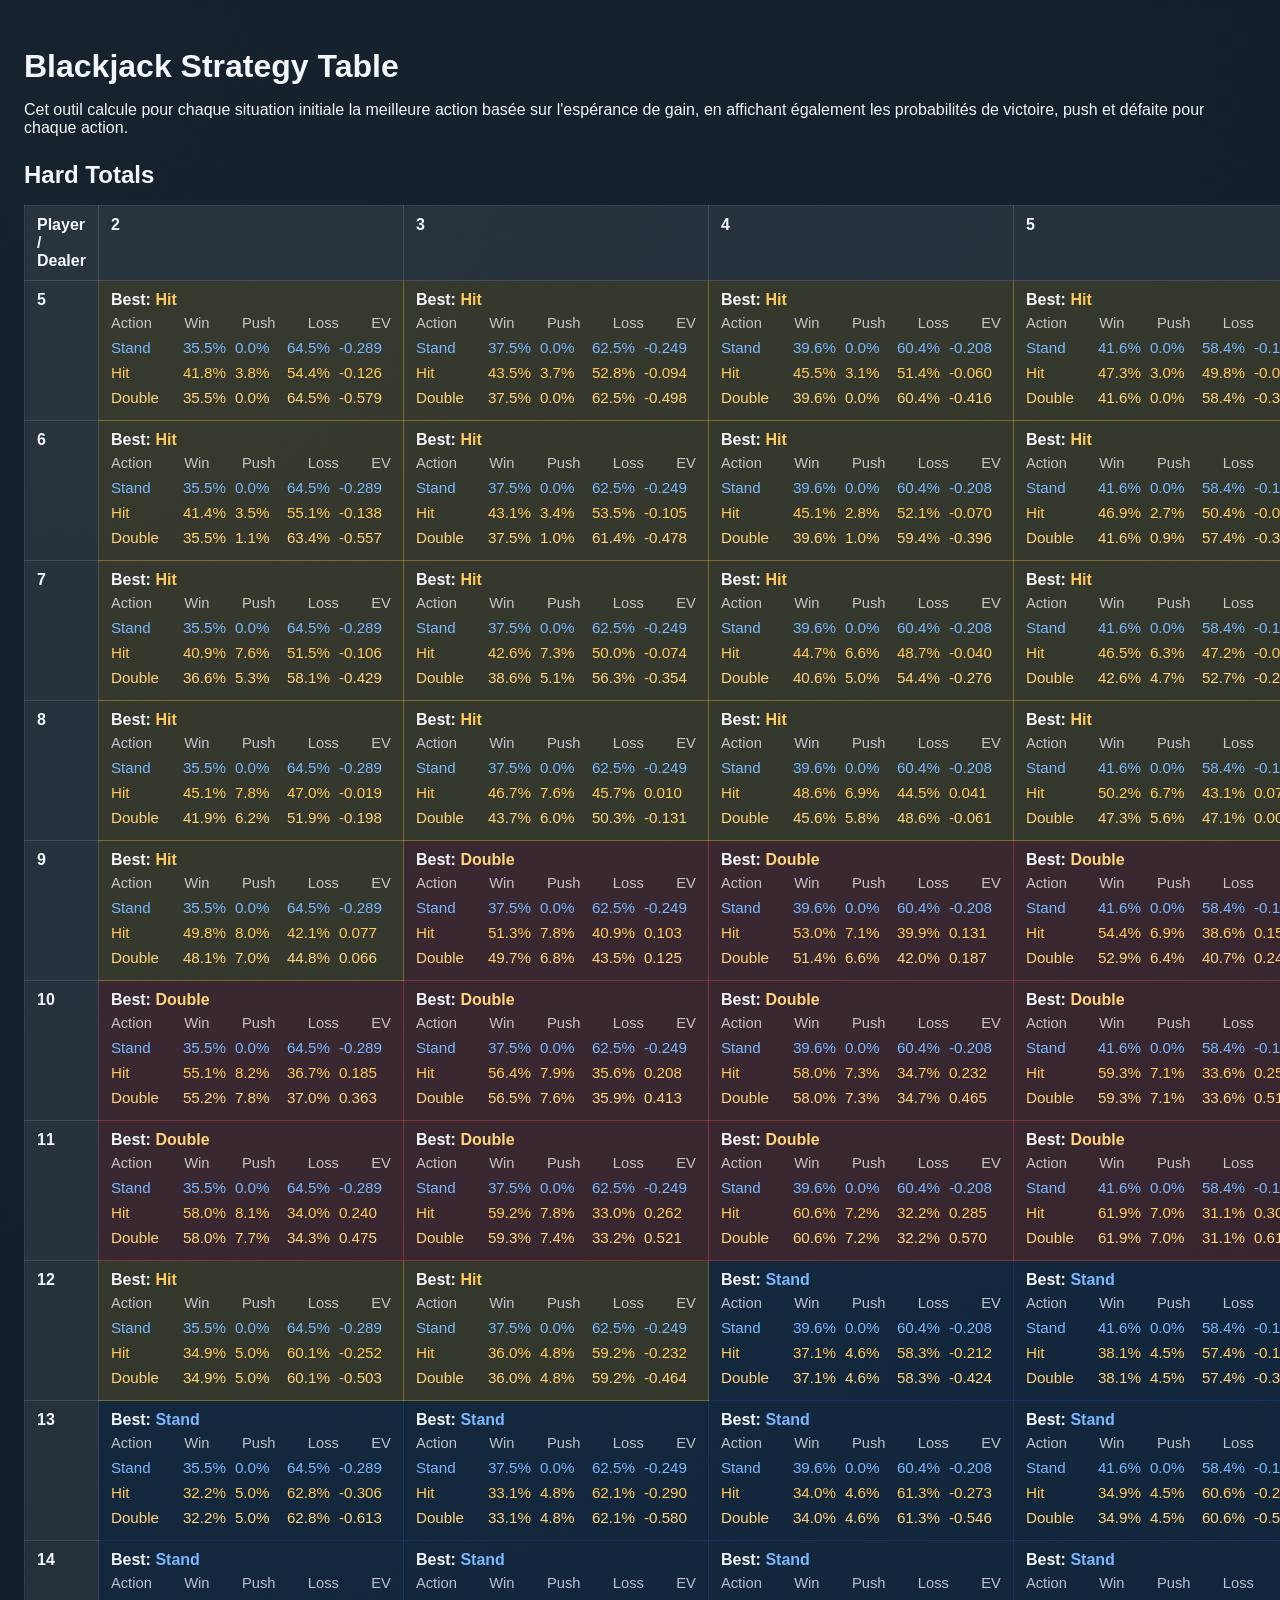
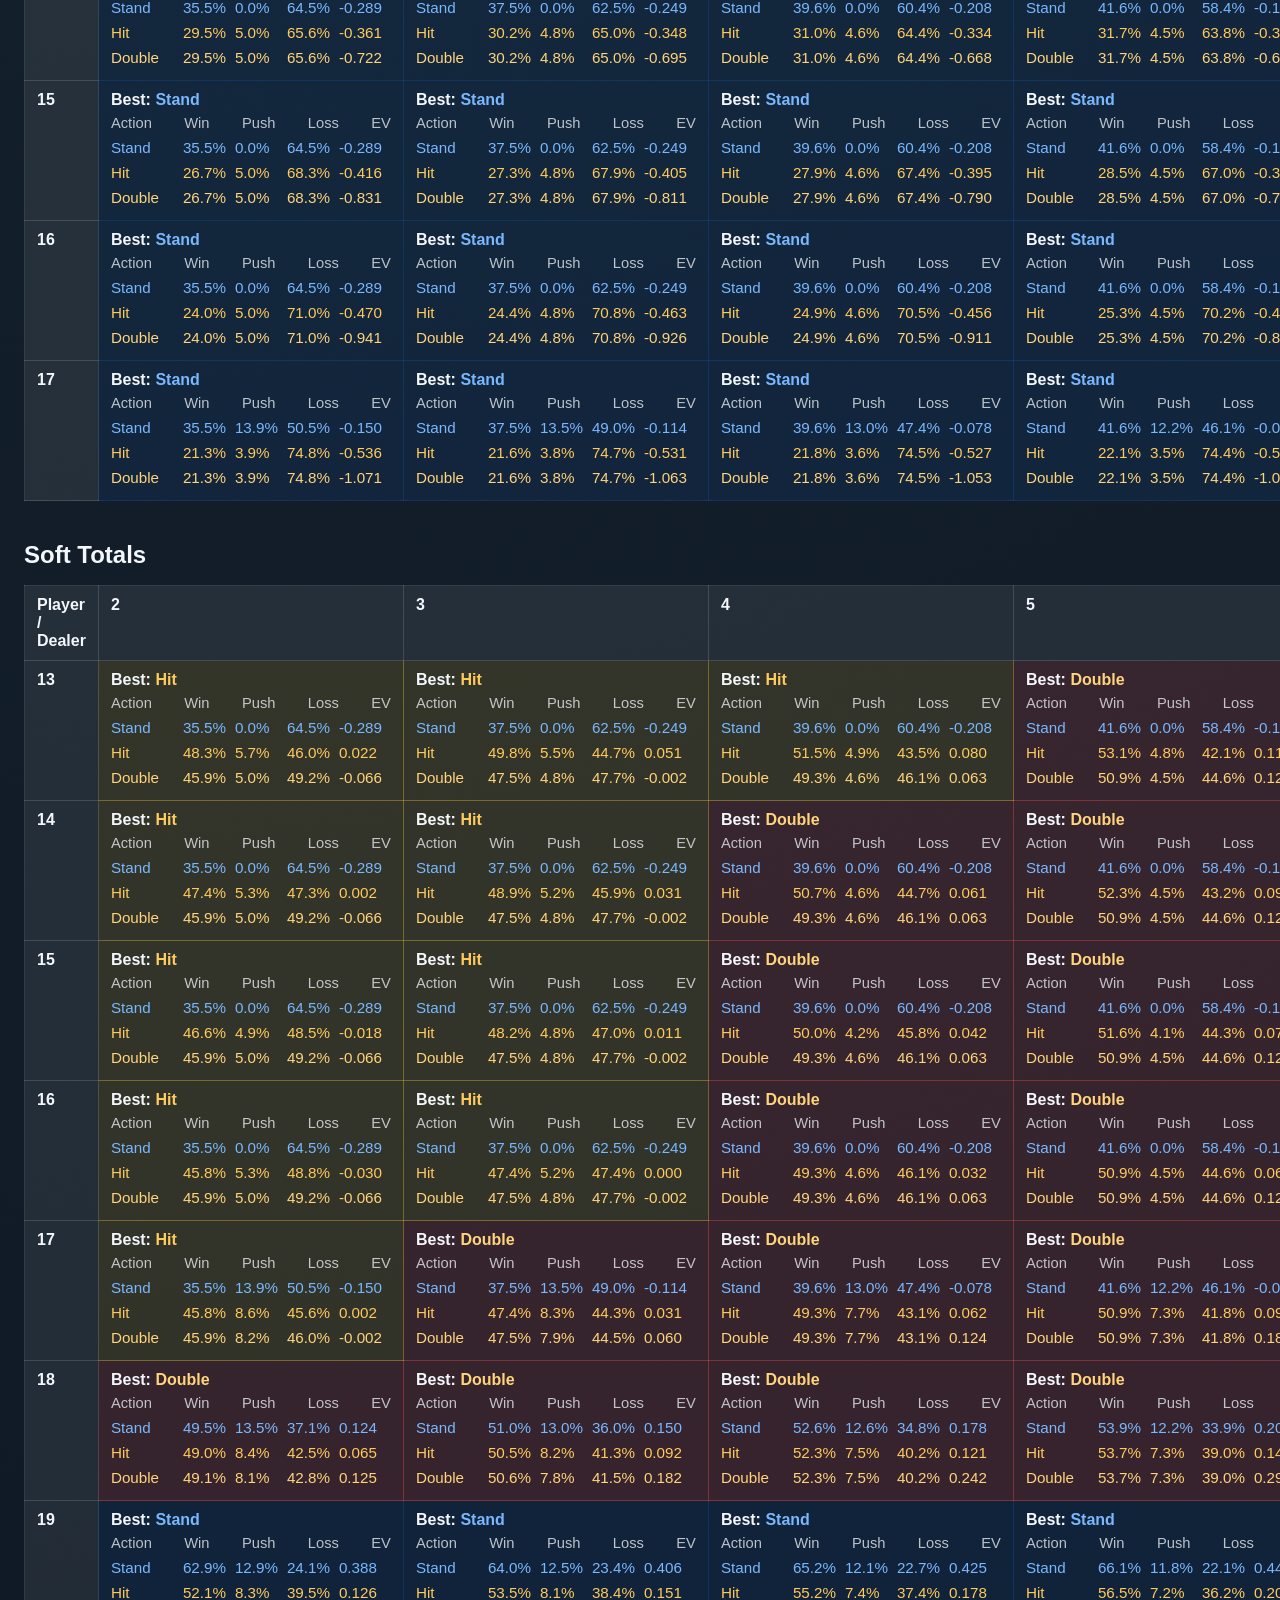
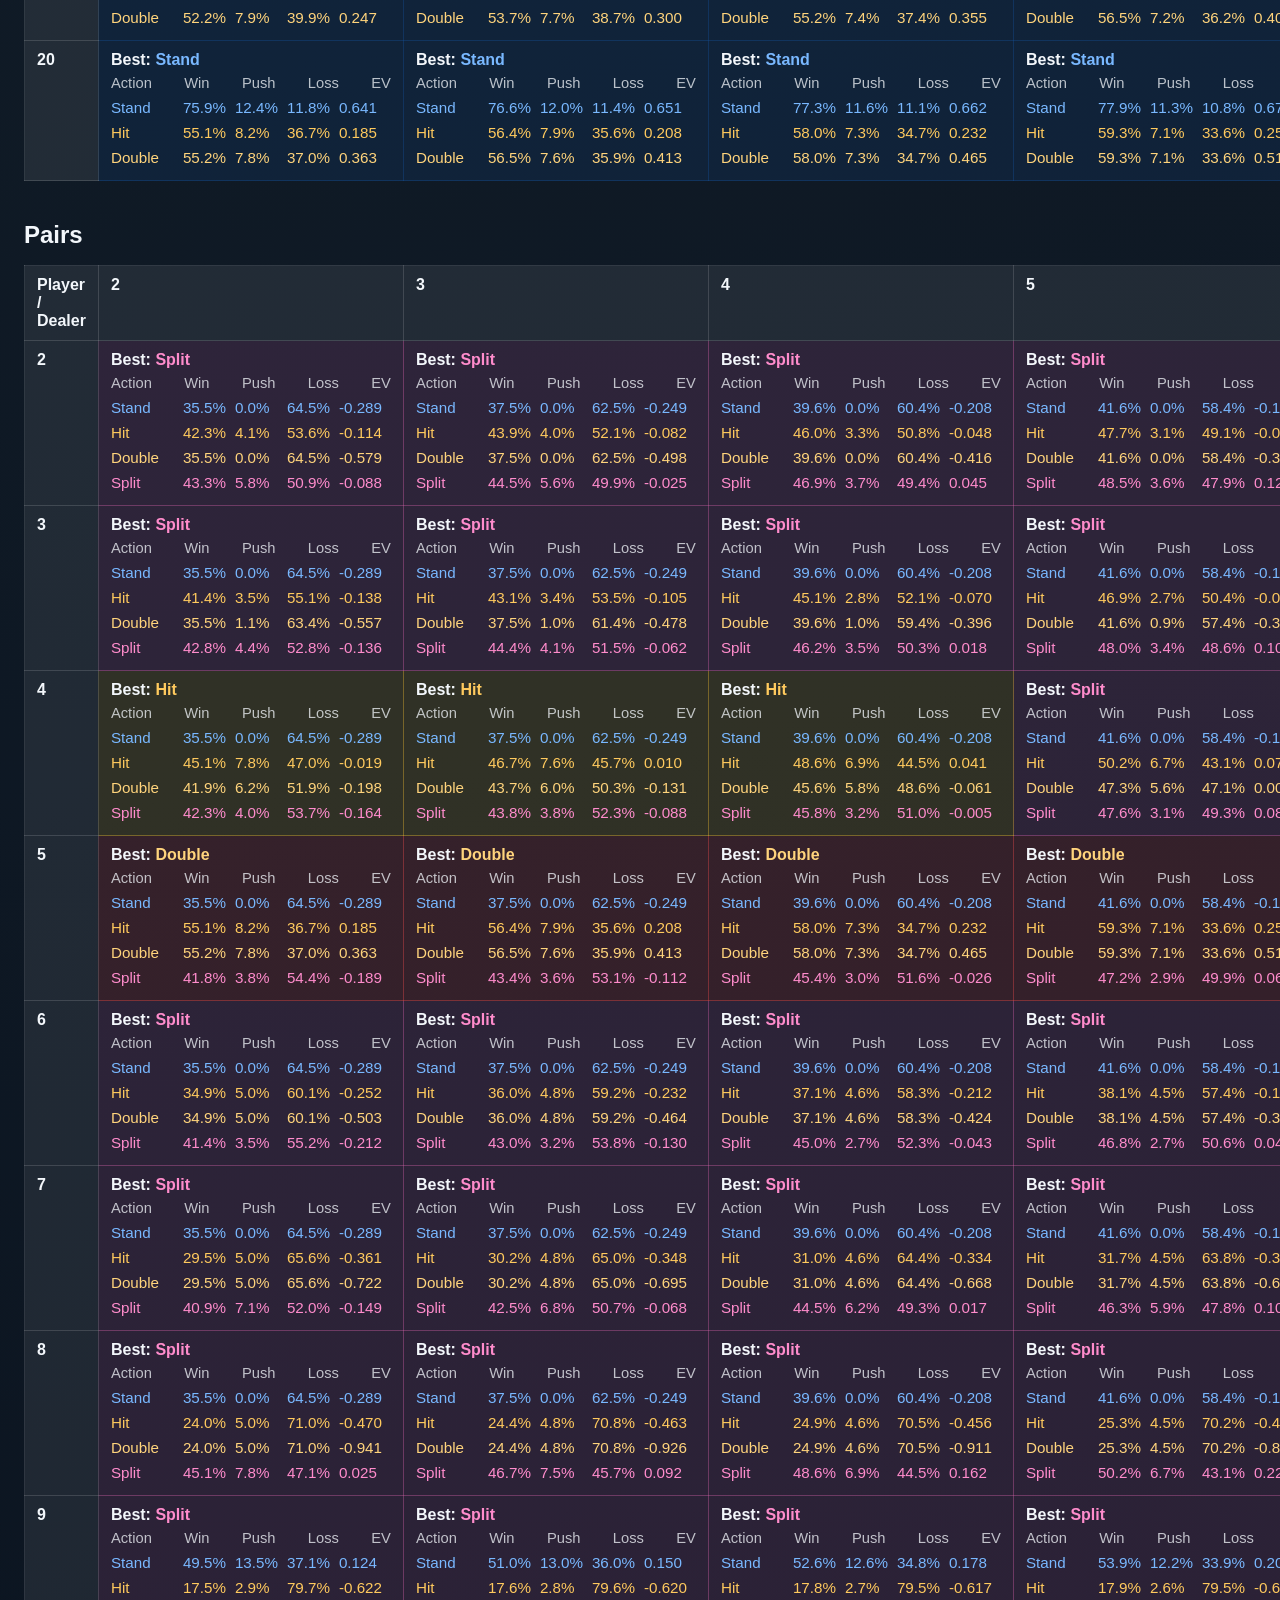
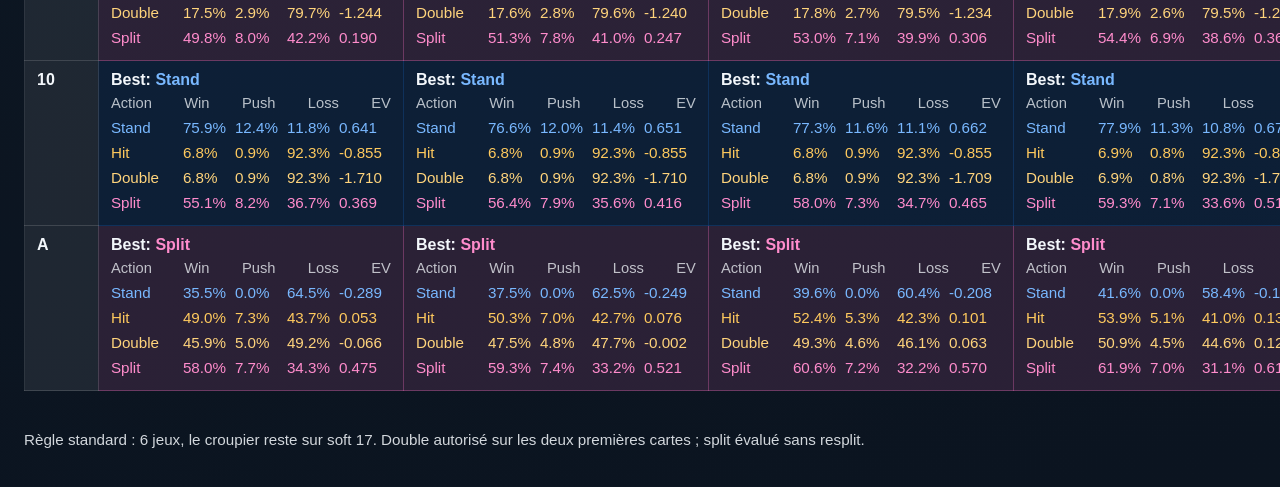
<file: strategy_table.html>
<!DOCTYPE html><html lang="fr"><head><meta charset="UTF-8"><meta name="viewport" content="width=device-width, initial-scale=1.0"><title>Blackjack Strategy Table</title><style>
body {
  margin: 0;
  min-height: 100vh;
  background: radial-gradient(circle at top left, #16232e 0%, #0b1420 100%);
  color: #f3f7fb;
  font-family: Inter, 'Segoe UI', sans-serif;
  padding: 24px;
}
.container {
  max-width: 1400px;
  margin: 0 auto;
}
h1, h2 {
  margin: 24px 0 12px;
}
.strategy-section {
  margin-bottom: 40px;
}
table {
  width: 100%;
  border-collapse: collapse;
  margin-top: 16px;
}
th, td {
  padding: 10px 12px;
  border: 1px solid rgba(255, 255, 255, 0.14);
  text-align: left;
  vertical-align: top;
}
th {
  background: rgba(255, 255, 255, 0.08);
}
.cell {
  min-width: 220px;
  white-space: normal;
}
.cell-header {
  display: flex;
  justify-content: space-between;
  opacity: 0.75;
  margin-bottom: 4px;
  font-size: 0.92rem;
}
.best-action {
  font-weight: 700;
  margin-bottom: 6px;
}
.cell.best-stand { background: rgba(21, 85, 162, 0.16); border-color: rgba(21, 85, 162, 0.35); }
.cell.best-hit { background: rgba(255, 200, 54, 0.14); border-color: rgba(255, 200, 54, 0.35); }
.cell.best-double { background: rgba(255, 80, 80, 0.16); border-color: rgba(255, 80, 80, 0.35); }
.cell.best-split { background: rgba(230, 105, 180, 0.14); border-color: rgba(230, 105, 180, 0.35); }
.action-row {
  display: flex;
  justify-content: space-between;
  font-size: 0.95rem;
  padding: 4px 0;
}
.action-row span {
  display: inline-block;
  min-width: 52px;
}
.action-name {
  width: 72px;
}
.best {
  color: #82ff9e;
}
.stand { color: #79b8ff; }
.hit { color: #ffca5e; }
.double { color: #ffd47c; }
.split { color: #ff8ccc; }
.footer {
  margin-top: 24px;
  font-size: 0.95rem;
  opacity: 0.86;
}
</style></head><body><div class="container"><h1>Blackjack Strategy Table</h1><p>Cet outil calcule pour chaque situation initiale la meilleure action basée sur l'espérance de gain, en affichant également les probabilités de victoire, push et défaite pour chaque action.</p><section class='strategy-section'><h2>Hard Totals</h2><table><thead><tr><th>Player / Dealer</th><th>2</th><th>3</th><th>4</th><th>5</th><th>6</th><th>7</th><th>8</th><th>9</th><th>10</th><th>A</th></tr></thead><tbody><tr><th>5</th><td class='cell best-hit'><div class='best-action'>Best: <span class='hit'>Hit</span></div><div class='cell-header'><span>Action</span><span>Win</span><span>Push</span><span>Loss</span><span>EV</span></div><div class='action-row stand'><span class='action-name'>Stand</span><span>35.5%</span><span>0.0%</span><span>64.5%</span><span>-0.289</span></div><div class='action-row hit best'><span class='action-name'>Hit</span><span>41.8%</span><span>3.8%</span><span>54.4%</span><span>-0.126</span></div><div class='action-row double'><span class='action-name'>Double</span><span>35.5%</span><span>0.0%</span><span>64.5%</span><span>-0.579</span></div></td><td class='cell best-hit'><div class='best-action'>Best: <span class='hit'>Hit</span></div><div class='cell-header'><span>Action</span><span>Win</span><span>Push</span><span>Loss</span><span>EV</span></div><div class='action-row stand'><span class='action-name'>Stand</span><span>37.5%</span><span>0.0%</span><span>62.5%</span><span>-0.249</span></div><div class='action-row hit best'><span class='action-name'>Hit</span><span>43.5%</span><span>3.7%</span><span>52.8%</span><span>-0.094</span></div><div class='action-row double'><span class='action-name'>Double</span><span>37.5%</span><span>0.0%</span><span>62.5%</span><span>-0.498</span></div></td><td class='cell best-hit'><div class='best-action'>Best: <span class='hit'>Hit</span></div><div class='cell-header'><span>Action</span><span>Win</span><span>Push</span><span>Loss</span><span>EV</span></div><div class='action-row stand'><span class='action-name'>Stand</span><span>39.6%</span><span>0.0%</span><span>60.4%</span><span>-0.208</span></div><div class='action-row hit best'><span class='action-name'>Hit</span><span>45.5%</span><span>3.1%</span><span>51.4%</span><span>-0.060</span></div><div class='action-row double'><span class='action-name'>Double</span><span>39.6%</span><span>0.0%</span><span>60.4%</span><span>-0.416</span></div></td><td class='cell best-hit'><div class='best-action'>Best: <span class='hit'>Hit</span></div><div class='cell-header'><span>Action</span><span>Win</span><span>Push</span><span>Loss</span><span>EV</span></div><div class='action-row stand'><span class='action-name'>Stand</span><span>41.6%</span><span>0.0%</span><span>58.4%</span><span>-0.167</span></div><div class='action-row hit best'><span class='action-name'>Hit</span><span>47.3%</span><span>3.0%</span><span>49.8%</span><span>-0.025</span></div><div class='action-row double'><span class='action-name'>Double</span><span>41.6%</span><span>0.0%</span><span>58.4%</span><span>-0.334</span></div></td><td class='cell best-hit'><div class='best-action'>Best: <span class='hit'>Hit</span></div><div class='cell-header'><span>Action</span><span>Win</span><span>Push</span><span>Loss</span><span>EV</span></div><div class='action-row stand'><span class='action-name'>Stand</span><span>42.3%</span><span>0.0%</span><span>57.7%</span><span>-0.154</span></div><div class='action-row hit best'><span class='action-name'>Hit</span><span>48.4%</span><span>3.0%</span><span>48.6%</span><span>-0.002</span></div><div class='action-row double'><span class='action-name'>Double</span><span>42.3%</span><span>0.0%</span><span>57.7%</span><span>-0.307</span></div></td><td class='cell best-hit'><div class='best-action'>Best: <span class='hit'>Hit</span></div><div class='cell-header'><span>Action</span><span>Win</span><span>Push</span><span>Loss</span><span>EV</span></div><div class='action-row stand'><span class='action-name'>Stand</span><span>26.2%</span><span>0.0%</span><span>73.8%</span><span>-0.475</span></div><div class='action-row hit best'><span class='action-name'>Hit</span><span>39.6%</span><span>8.8%</span><span>51.6%</span><span>-0.120</span></div><div class='action-row double'><span class='action-name'>Double</span><span>26.2%</span><span>0.0%</span><span>73.8%</span><span>-0.951</span></div></td><td class='cell best-hit'><div class='best-action'>Best: <span class='hit'>Hit</span></div><div class='cell-header'><span>Action</span><span>Win</span><span>Push</span><span>Loss</span><span>EV</span></div><div class='action-row stand'><span class='action-name'>Stand</span><span>24.5%</span><span>0.0%</span><span>75.5%</span><span>-0.511</span></div><div class='action-row hit best'><span class='action-name'>Hit</span><span>36.0%</span><span>9.0%</span><span>55.0%</span><span>-0.190</span></div><div class='action-row double'><span class='action-name'>Double</span><span>24.5%</span><span>0.0%</span><span>75.5%</span><span>-1.021</span></div></td><td class='cell best-hit'><div class='best-action'>Best: <span class='hit'>Hit</span></div><div class='cell-header'><span>Action</span><span>Win</span><span>Push</span><span>Loss</span><span>EV</span></div><div class='action-row stand'><span class='action-name'>Stand</span><span>22.8%</span><span>0.0%</span><span>77.2%</span><span>-0.543</span></div><div class='action-row hit best'><span class='action-name'>Hit</span><span>32.1%</span><span>9.1%</span><span>58.9%</span><span>-0.268</span></div><div class='action-row double'><span class='action-name'>Double</span><span>22.8%</span><span>0.0%</span><span>77.2%</span><span>-1.086</span></div></td><td class='cell best-hit'><div class='best-action'>Best: <span class='hit'>Hit</span></div><div class='cell-header'><span>Action</span><span>Win</span><span>Push</span><span>Loss</span><span>EV</span></div><div class='action-row stand'><span class='action-name'>Stand</span><span>21.2%</span><span>0.0%</span><span>78.8%</span><span>-0.576</span></div><div class='action-row hit best'><span class='action-name'>Hit</span><span>27.5%</span><span>9.1%</span><span>63.4%</span><span>-0.359</span></div><div class='action-row double'><span class='action-name'>Double</span><span>21.2%</span><span>0.0%</span><span>78.8%</span><span>-1.152</span></div></td><td class='cell best-hit'><div class='best-action'>Best: <span class='hit'>Hit</span></div><div class='cell-header'><span>Action</span><span>Win</span><span>Push</span><span>Loss</span><span>EV</span></div><div class='action-row stand'><span class='action-name'>Stand</span><span>12.2%</span><span>0.0%</span><span>87.8%</span><span>-0.757</span></div><div class='action-row hit best'><span class='action-name'>Hit</span><span>21.8%</span><span>10.1%</span><span>68.2%</span><span>-0.464</span></div><div class='action-row double'><span class='action-name'>Double</span><span>12.2%</span><span>0.0%</span><span>87.8%</span><span>-1.513</span></div></td></tr><tr><th>6</th><td class='cell best-hit'><div class='best-action'>Best: <span class='hit'>Hit</span></div><div class='cell-header'><span>Action</span><span>Win</span><span>Push</span><span>Loss</span><span>EV</span></div><div class='action-row stand'><span class='action-name'>Stand</span><span>35.5%</span><span>0.0%</span><span>64.5%</span><span>-0.289</span></div><div class='action-row hit best'><span class='action-name'>Hit</span><span>41.4%</span><span>3.5%</span><span>55.1%</span><span>-0.138</span></div><div class='action-row double'><span class='action-name'>Double</span><span>35.5%</span><span>1.1%</span><span>63.4%</span><span>-0.557</span></div></td><td class='cell best-hit'><div class='best-action'>Best: <span class='hit'>Hit</span></div><div class='cell-header'><span>Action</span><span>Win</span><span>Push</span><span>Loss</span><span>EV</span></div><div class='action-row stand'><span class='action-name'>Stand</span><span>37.5%</span><span>0.0%</span><span>62.5%</span><span>-0.249</span></div><div class='action-row hit best'><span class='action-name'>Hit</span><span>43.1%</span><span>3.4%</span><span>53.5%</span><span>-0.105</span></div><div class='action-row double'><span class='action-name'>Double</span><span>37.5%</span><span>1.0%</span><span>61.4%</span><span>-0.478</span></div></td><td class='cell best-hit'><div class='best-action'>Best: <span class='hit'>Hit</span></div><div class='cell-header'><span>Action</span><span>Win</span><span>Push</span><span>Loss</span><span>EV</span></div><div class='action-row stand'><span class='action-name'>Stand</span><span>39.6%</span><span>0.0%</span><span>60.4%</span><span>-0.208</span></div><div class='action-row hit best'><span class='action-name'>Hit</span><span>45.1%</span><span>2.8%</span><span>52.1%</span><span>-0.070</span></div><div class='action-row double'><span class='action-name'>Double</span><span>39.6%</span><span>1.0%</span><span>59.4%</span><span>-0.396</span></div></td><td class='cell best-hit'><div class='best-action'>Best: <span class='hit'>Hit</span></div><div class='cell-header'><span>Action</span><span>Win</span><span>Push</span><span>Loss</span><span>EV</span></div><div class='action-row stand'><span class='action-name'>Stand</span><span>41.6%</span><span>0.0%</span><span>58.4%</span><span>-0.167</span></div><div class='action-row hit best'><span class='action-name'>Hit</span><span>46.9%</span><span>2.7%</span><span>50.4%</span><span>-0.035</span></div><div class='action-row double'><span class='action-name'>Double</span><span>41.6%</span><span>0.9%</span><span>57.4%</span><span>-0.316</span></div></td><td class='cell best-hit'><div class='best-action'>Best: <span class='hit'>Hit</span></div><div class='cell-header'><span>Action</span><span>Win</span><span>Push</span><span>Loss</span><span>EV</span></div><div class='action-row stand'><span class='action-name'>Stand</span><span>42.3%</span><span>0.0%</span><span>57.7%</span><span>-0.154</span></div><div class='action-row hit best'><span class='action-name'>Hit</span><span>48.0%</span><span>2.7%</span><span>49.3%</span><span>-0.013</span></div><div class='action-row double'><span class='action-name'>Double</span><span>42.3%</span><span>1.3%</span><span>56.4%</span><span>-0.282</span></div></td><td class='cell best-hit'><div class='best-action'>Best: <span class='hit'>Hit</span></div><div class='cell-header'><span>Action</span><span>Win</span><span>Push</span><span>Loss</span><span>EV</span></div><div class='action-row stand'><span class='action-name'>Stand</span><span>26.2%</span><span>0.0%</span><span>73.8%</span><span>-0.475</span></div><div class='action-row hit best'><span class='action-name'>Hit</span><span>38.2%</span><span>8.4%</span><span>53.4%</span><span>-0.152</span></div><div class='action-row double'><span class='action-name'>Double</span><span>26.2%</span><span>2.8%</span><span>70.9%</span><span>-0.894</span></div></td><td class='cell best-hit'><div class='best-action'>Best: <span class='hit'>Hit</span></div><div class='cell-header'><span>Action</span><span>Win</span><span>Push</span><span>Loss</span><span>EV</span></div><div class='action-row stand'><span class='action-name'>Stand</span><span>24.5%</span><span>0.0%</span><span>75.5%</span><span>-0.511</span></div><div class='action-row hit best'><span class='action-name'>Hit</span><span>34.8%</span><span>8.6%</span><span>56.6%</span><span>-0.217</span></div><div class='action-row double'><span class='action-name'>Double</span><span>24.5%</span><span>1.0%</span><span>74.5%</span><span>-1.001</span></div></td><td class='cell best-hit'><div class='best-action'>Best: <span class='hit'>Hit</span></div><div class='cell-header'><span>Action</span><span>Win</span><span>Push</span><span>Loss</span><span>EV</span></div><div class='action-row stand'><span class='action-name'>Stand</span><span>22.8%</span><span>0.0%</span><span>77.2%</span><span>-0.543</span></div><div class='action-row hit best'><span class='action-name'>Hit</span><span>31.0%</span><span>8.8%</span><span>60.3%</span><span>-0.293</span></div><div class='action-row double'><span class='action-name'>Double</span><span>22.8%</span><span>0.9%</span><span>76.2%</span><span>-1.068</span></div></td><td class='cell best-hit'><div class='best-action'>Best: <span class='hit'>Hit</span></div><div class='cell-header'><span>Action</span><span>Win</span><span>Push</span><span>Loss</span><span>EV</span></div><div class='action-row stand'><span class='action-name'>Stand</span><span>21.2%</span><span>0.0%</span><span>78.8%</span><span>-0.576</span></div><div class='action-row hit best'><span class='action-name'>Hit</span><span>26.6%</span><span>8.8%</span><span>64.6%</span><span>-0.381</span></div><div class='action-row double'><span class='action-name'>Double</span><span>21.2%</span><span>0.9%</span><span>77.9%</span><span>-1.134</span></div></td><td class='cell best-hit'><div class='best-action'>Best: <span class='hit'>Hit</span></div><div class='cell-header'><span>Action</span><span>Win</span><span>Push</span><span>Loss</span><span>EV</span></div><div class='action-row stand'><span class='action-name'>Stand</span><span>12.2%</span><span>0.0%</span><span>87.8%</span><span>-0.757</span></div><div class='action-row hit best'><span class='action-name'>Hit</span><span>21.0%</span><span>9.7%</span><span>69.3%</span><span>-0.482</span></div><div class='action-row double'><span class='action-name'>Double</span><span>12.2%</span><span>1.0%</span><span>86.8%</span><span>-1.493</span></div></td></tr><tr><th>7</th><td class='cell best-hit'><div class='best-action'>Best: <span class='hit'>Hit</span></div><div class='cell-header'><span>Action</span><span>Win</span><span>Push</span><span>Loss</span><span>EV</span></div><div class='action-row stand'><span class='action-name'>Stand</span><span>35.5%</span><span>0.0%</span><span>64.5%</span><span>-0.289</span></div><div class='action-row hit best'><span class='action-name'>Hit</span><span>40.9%</span><span>7.6%</span><span>51.5%</span><span>-0.106</span></div><div class='action-row double'><span class='action-name'>Double</span><span>36.6%</span><span>5.3%</span><span>58.1%</span><span>-0.429</span></div></td><td class='cell best-hit'><div class='best-action'>Best: <span class='hit'>Hit</span></div><div class='cell-header'><span>Action</span><span>Win</span><span>Push</span><span>Loss</span><span>EV</span></div><div class='action-row stand'><span class='action-name'>Stand</span><span>37.5%</span><span>0.0%</span><span>62.5%</span><span>-0.249</span></div><div class='action-row hit best'><span class='action-name'>Hit</span><span>42.6%</span><span>7.3%</span><span>50.0%</span><span>-0.074</span></div><div class='action-row double'><span class='action-name'>Double</span><span>38.6%</span><span>5.1%</span><span>56.3%</span><span>-0.354</span></div></td><td class='cell best-hit'><div class='best-action'>Best: <span class='hit'>Hit</span></div><div class='cell-header'><span>Action</span><span>Win</span><span>Push</span><span>Loss</span><span>EV</span></div><div class='action-row stand'><span class='action-name'>Stand</span><span>39.6%</span><span>0.0%</span><span>60.4%</span><span>-0.208</span></div><div class='action-row hit best'><span class='action-name'>Hit</span><span>44.7%</span><span>6.6%</span><span>48.7%</span><span>-0.040</span></div><div class='action-row double'><span class='action-name'>Double</span><span>40.6%</span><span>5.0%</span><span>54.4%</span><span>-0.276</span></div></td><td class='cell best-hit'><div class='best-action'>Best: <span class='hit'>Hit</span></div><div class='cell-header'><span>Action</span><span>Win</span><span>Push</span><span>Loss</span><span>EV</span></div><div class='action-row stand'><span class='action-name'>Stand</span><span>41.6%</span><span>0.0%</span><span>58.4%</span><span>-0.167</span></div><div class='action-row hit best'><span class='action-name'>Hit</span><span>46.5%</span><span>6.3%</span><span>47.2%</span><span>-0.007</span></div><div class='action-row double'><span class='action-name'>Double</span><span>42.6%</span><span>4.7%</span><span>52.7%</span><span>-0.203</span></div></td><td class='cell best-hit'><div class='best-action'>Best: <span class='hit'>Hit</span></div><div class='cell-header'><span>Action</span><span>Win</span><span>Push</span><span>Loss</span><span>EV</span></div><div class='action-row stand'><span class='action-name'>Stand</span><span>42.3%</span><span>0.0%</span><span>57.7%</span><span>-0.154</span></div><div class='action-row hit best'><span class='action-name'>Hit</span><span>47.7%</span><span>7.5%</span><span>44.8%</span><span>0.029</span></div><div class='action-row double'><span class='action-name'>Double</span><span>43.6%</span><span>5.9%</span><span>50.5%</span><span>-0.138</span></div></td><td class='cell best-hit'><div class='best-action'>Best: <span class='hit'>Hit</span></div><div class='cell-header'><span>Action</span><span>Win</span><span>Push</span><span>Loss</span><span>EV</span></div><div class='action-row stand'><span class='action-name'>Stand</span><span>26.2%</span><span>0.0%</span><span>73.8%</span><span>-0.475</span></div><div class='action-row hit best'><span class='action-name'>Hit</span><span>37.9%</span><span>17.3%</span><span>44.8%</span><span>-0.069</span></div><div class='action-row double'><span class='action-name'>Double</span><span>29.1%</span><span>12.4%</span><span>58.5%</span><span>-0.589</span></div></td><td class='cell best-hit'><div class='best-action'>Best: <span class='hit'>Hit</span></div><div class='cell-header'><span>Action</span><span>Win</span><span>Push</span><span>Loss</span><span>EV</span></div><div class='action-row stand'><span class='action-name'>Stand</span><span>24.5%</span><span>0.0%</span><span>75.5%</span><span>-0.511</span></div><div class='action-row hit best'><span class='action-name'>Hit</span><span>33.6%</span><span>11.8%</span><span>54.6%</span><span>-0.211</span></div><div class='action-row double'><span class='action-name'>Double</span><span>25.5%</span><span>6.7%</span><span>67.8%</span><span>-0.847</span></div></td><td class='cell best-hit'><div class='best-action'>Best: <span class='hit'>Hit</span></div><div class='cell-header'><span>Action</span><span>Win</span><span>Push</span><span>Loss</span><span>EV</span></div><div class='action-row stand'><span class='action-name'>Stand</span><span>22.8%</span><span>0.0%</span><span>77.2%</span><span>-0.543</span></div><div class='action-row hit best'><span class='action-name'>Hit</span><span>30.6%</span><span>10.2%</span><span>59.2%</span><span>-0.285</span></div><div class='action-row double'><span class='action-name'>Double</span><span>23.8%</span><span>4.6%</span><span>71.6%</span><span>-0.957</span></div></td><td class='cell best-hit'><div class='best-action'>Best: <span class='hit'>Hit</span></div><div class='cell-header'><span>Action</span><span>Win</span><span>Push</span><span>Loss</span><span>EV</span></div><div class='action-row stand'><span class='action-name'>Stand</span><span>21.2%</span><span>0.0%</span><span>78.8%</span><span>-0.576</span></div><div class='action-row hit best'><span class='action-name'>Hit</span><span>26.7%</span><span>10.1%</span><span>63.2%</span><span>-0.365</span></div><div class='action-row double'><span class='action-name'>Double</span><span>22.1%</span><span>4.3%</span><span>73.6%</span><span>-1.032</span></div></td><td class='cell best-hit'><div class='best-action'>Best: <span class='hit'>Hit</span></div><div class='cell-header'><span>Action</span><span>Win</span><span>Push</span><span>Loss</span><span>EV</span></div><div class='action-row stand'><span class='action-name'>Stand</span><span>12.2%</span><span>0.0%</span><span>87.8%</span><span>-0.757</span></div><div class='action-row hit best'><span class='action-name'>Hit</span><span>19.8%</span><span>11.2%</span><span>68.9%</span><span>-0.491</span></div><div class='action-row double'><span class='action-name'>Double</span><span>13.2%</span><span>5.0%</span><span>81.9%</span><span>-1.374</span></div></td></tr><tr><th>8</th><td class='cell best-hit'><div class='best-action'>Best: <span class='hit'>Hit</span></div><div class='cell-header'><span>Action</span><span>Win</span><span>Push</span><span>Loss</span><span>EV</span></div><div class='action-row stand'><span class='action-name'>Stand</span><span>35.5%</span><span>0.0%</span><span>64.5%</span><span>-0.289</span></div><div class='action-row hit best'><span class='action-name'>Hit</span><span>45.1%</span><span>7.8%</span><span>47.0%</span><span>-0.019</span></div><div class='action-row double'><span class='action-name'>Double</span><span>41.9%</span><span>6.2%</span><span>51.9%</span><span>-0.198</span></div></td><td class='cell best-hit'><div class='best-action'>Best: <span class='hit'>Hit</span></div><div class='cell-header'><span>Action</span><span>Win</span><span>Push</span><span>Loss</span><span>EV</span></div><div class='action-row stand'><span class='action-name'>Stand</span><span>37.5%</span><span>0.0%</span><span>62.5%</span><span>-0.249</span></div><div class='action-row hit best'><span class='action-name'>Hit</span><span>46.7%</span><span>7.6%</span><span>45.7%</span><span>0.010</span></div><div class='action-row double'><span class='action-name'>Double</span><span>43.7%</span><span>6.0%</span><span>50.3%</span><span>-0.131</span></div></td><td class='cell best-hit'><div class='best-action'>Best: <span class='hit'>Hit</span></div><div class='cell-header'><span>Action</span><span>Win</span><span>Push</span><span>Loss</span><span>EV</span></div><div class='action-row stand'><span class='action-name'>Stand</span><span>39.6%</span><span>0.0%</span><span>60.4%</span><span>-0.208</span></div><div class='action-row hit best'><span class='action-name'>Hit</span><span>48.6%</span><span>6.9%</span><span>44.5%</span><span>0.041</span></div><div class='action-row double'><span class='action-name'>Double</span><span>45.6%</span><span>5.8%</span><span>48.6%</span><span>-0.061</span></div></td><td class='cell best-hit'><div class='best-action'>Best: <span class='hit'>Hit</span></div><div class='cell-header'><span>Action</span><span>Win</span><span>Push</span><span>Loss</span><span>EV</span></div><div class='action-row stand'><span class='action-name'>Stand</span><span>41.6%</span><span>0.0%</span><span>58.4%</span><span>-0.167</span></div><div class='action-row hit best'><span class='action-name'>Hit</span><span>50.2%</span><span>6.7%</span><span>43.1%</span><span>0.071</span></div><div class='action-row double'><span class='action-name'>Double</span><span>47.3%</span><span>5.6%</span><span>47.1%</span><span>0.003</span></div></td><td class='cell best-hit'><div class='best-action'>Best: <span class='hit'>Hit</span></div><div class='cell-header'><span>Action</span><span>Win</span><span>Push</span><span>Loss</span><span>EV</span></div><div class='action-row stand'><span class='action-name'>Stand</span><span>42.3%</span><span>0.0%</span><span>57.7%</span><span>-0.154</span></div><div class='action-row hit best'><span class='action-name'>Hit</span><span>52.6%</span><span>6.4%</span><span>41.1%</span><span>0.115</span></div><div class='action-row double'><span class='action-name'>Double</span><span>49.5%</span><span>5.4%</span><span>45.1%</span><span>0.087</span></div></td><td class='cell best-hit'><div class='best-action'>Best: <span class='hit'>Hit</span></div><div class='cell-header'><span>Action</span><span>Win</span><span>Push</span><span>Loss</span><span>EV</span></div><div class='action-row stand'><span class='action-name'>Stand</span><span>26.2%</span><span>0.0%</span><span>73.8%</span><span>-0.475</span></div><div class='action-row hit best'><span class='action-name'>Hit</span><span>48.2%</span><span>11.8%</span><span>40.0%</span><span>0.082</span></div><div class='action-row double'><span class='action-name'>Double</span><span>41.5%</span><span>7.7%</span><span>50.9%</span><span>-0.188</span></div></td><td class='cell best-hit'><div class='best-action'>Best: <span class='hit'>Hit</span></div><div class='cell-header'><span>Action</span><span>Win</span><span>Push</span><span>Loss</span><span>EV</span></div><div class='action-row stand'><span class='action-name'>Stand</span><span>24.5%</span><span>0.0%</span><span>75.5%</span><span>-0.511</span></div><div class='action-row hit best'><span class='action-name'>Hit</span><span>38.4%</span><span>17.2%</span><span>44.4%</span><span>-0.060</span></div><div class='action-row double'><span class='action-name'>Double</span><span>32.2%</span><span>13.0%</span><span>54.8%</span><span>-0.452</span></div></td><td class='cell best-hit'><div class='best-action'>Best: <span class='hit'>Hit</span></div><div class='cell-header'><span>Action</span><span>Win</span><span>Push</span><span>Loss</span><span>EV</span></div><div class='action-row stand'><span class='action-name'>Stand</span><span>22.8%</span><span>0.0%</span><span>77.2%</span><span>-0.543</span></div><div class='action-row hit best'><span class='action-name'>Hit</span><span>33.7%</span><span>11.6%</span><span>54.7%</span><span>-0.210</span></div><div class='action-row double'><span class='action-name'>Double</span><span>28.4%</span><span>7.3%</span><span>64.3%</span><span>-0.719</span></div></td><td class='cell best-hit'><div class='best-action'>Best: <span class='hit'>Hit</span></div><div class='cell-header'><span>Action</span><span>Win</span><span>Push</span><span>Loss</span><span>EV</span></div><div class='action-row stand'><span class='action-name'>Stand</span><span>21.2%</span><span>0.0%</span><span>78.8%</span><span>-0.576</span></div><div class='action-row hit best'><span class='action-name'>Hit</span><span>29.9%</span><span>10.0%</span><span>60.1%</span><span>-0.302</span></div><div class='action-row double'><span class='action-name'>Double</span><span>26.4%</span><span>5.1%</span><span>68.5%</span><span>-0.843</span></div></td><td class='cell best-hit'><div class='best-action'>Best: <span class='hit'>Hit</span></div><div class='cell-header'><span>Action</span><span>Win</span><span>Push</span><span>Loss</span><span>EV</span></div><div class='action-row stand'><span class='action-name'>Stand</span><span>12.2%</span><span>0.0%</span><span>87.8%</span><span>-0.757</span></div><div class='action-row hit best'><span class='action-name'>Hit</span><span>23.5%</span><span>11.4%</span><span>65.2%</span><span>-0.417</span></div><div class='action-row double'><span class='action-name'>Double</span><span>18.1%</span><span>6.0%</span><span>75.9%</span><span>-1.155</span></div></td></tr><tr><th>9</th><td class='cell best-hit'><div class='best-action'>Best: <span class='hit'>Hit</span></div><div class='cell-header'><span>Action</span><span>Win</span><span>Push</span><span>Loss</span><span>EV</span></div><div class='action-row stand'><span class='action-name'>Stand</span><span>35.5%</span><span>0.0%</span><span>64.5%</span><span>-0.289</span></div><div class='action-row hit best'><span class='action-name'>Hit</span><span>49.8%</span><span>8.0%</span><span>42.1%</span><span>0.077</span></div><div class='action-row double'><span class='action-name'>Double</span><span>48.1%</span><span>7.0%</span><span>44.8%</span><span>0.066</span></div></td><td class='cell best-double'><div class='best-action'>Best: <span class='double'>Double</span></div><div class='cell-header'><span>Action</span><span>Win</span><span>Push</span><span>Loss</span><span>EV</span></div><div class='action-row stand'><span class='action-name'>Stand</span><span>37.5%</span><span>0.0%</span><span>62.5%</span><span>-0.249</span></div><div class='action-row hit'><span class='action-name'>Hit</span><span>51.3%</span><span>7.8%</span><span>40.9%</span><span>0.103</span></div><div class='action-row double best'><span class='action-name'>Double</span><span>49.7%</span><span>6.8%</span><span>43.5%</span><span>0.125</span></div></td><td class='cell best-double'><div class='best-action'>Best: <span class='double'>Double</span></div><div class='cell-header'><span>Action</span><span>Win</span><span>Push</span><span>Loss</span><span>EV</span></div><div class='action-row stand'><span class='action-name'>Stand</span><span>39.6%</span><span>0.0%</span><span>60.4%</span><span>-0.208</span></div><div class='action-row hit'><span class='action-name'>Hit</span><span>53.0%</span><span>7.1%</span><span>39.9%</span><span>0.131</span></div><div class='action-row double best'><span class='action-name'>Double</span><span>51.4%</span><span>6.6%</span><span>42.0%</span><span>0.187</span></div></td><td class='cell best-double'><div class='best-action'>Best: <span class='double'>Double</span></div><div class='cell-header'><span>Action</span><span>Win</span><span>Push</span><span>Loss</span><span>EV</span></div><div class='action-row stand'><span class='action-name'>Stand</span><span>41.6%</span><span>0.0%</span><span>58.4%</span><span>-0.167</span></div><div class='action-row hit'><span class='action-name'>Hit</span><span>54.4%</span><span>6.9%</span><span>38.6%</span><span>0.158</span></div><div class='action-row double best'><span class='action-name'>Double</span><span>52.9%</span><span>6.4%</span><span>40.7%</span><span>0.243</span></div></td><td class='cell best-double'><div class='best-action'>Best: <span class='double'>Double</span></div><div class='cell-header'><span>Action</span><span>Win</span><span>Push</span><span>Loss</span><span>EV</span></div><div class='action-row stand'><span class='action-name'>Stand</span><span>42.3%</span><span>0.0%</span><span>57.7%</span><span>-0.154</span></div><div class='action-row hit'><span class='action-name'>Hit</span><span>56.5%</span><span>6.7%</span><span>36.9%</span><span>0.196</span></div><div class='action-row double best'><span class='action-name'>Double</span><span>54.9%</span><span>6.1%</span><span>39.0%</span><span>0.317</span></div></td><td class='cell best-hit'><div class='best-action'>Best: <span class='hit'>Hit</span></div><div class='cell-header'><span>Action</span><span>Win</span><span>Push</span><span>Loss</span><span>EV</span></div><div class='action-row stand'><span class='action-name'>Stand</span><span>26.2%</span><span>0.0%</span><span>73.8%</span><span>-0.475</span></div><div class='action-row hit best'><span class='action-name'>Hit</span><span>53.5%</span><span>10.2%</span><span>36.3%</span><span>0.172</span></div><div class='action-row double'><span class='action-name'>Double</span><span>49.1%</span><span>6.9%</span><span>43.9%</span><span>0.104</span></div></td><td class='cell best-hit'><div class='best-action'>Best: <span class='hit'>Hit</span></div><div class='cell-header'><span>Action</span><span>Win</span><span>Push</span><span>Loss</span><span>EV</span></div><div class='action-row stand'><span class='action-name'>Stand</span><span>24.5%</span><span>0.0%</span><span>75.5%</span><span>-0.511</span></div><div class='action-row hit best'><span class='action-name'>Hit</span><span>49.1%</span><span>11.6%</span><span>39.3%</span><span>0.098</span></div><div class='action-row double'><span class='action-name'>Double</span><span>45.2%</span><span>8.2%</span><span>46.5%</span><span>-0.026</span></div></td><td class='cell best-hit'><div class='best-action'>Best: <span class='hit'>Hit</span></div><div class='cell-header'><span>Action</span><span>Win</span><span>Push</span><span>Loss</span><span>EV</span></div><div class='action-row stand'><span class='action-name'>Stand</span><span>22.8%</span><span>0.0%</span><span>77.2%</span><span>-0.543</span></div><div class='action-row hit best'><span class='action-name'>Hit</span><span>38.9%</span><span>17.0%</span><span>44.1%</span><span>-0.052</span></div><div class='action-row double'><span class='action-name'>Double</span><span>35.7%</span><span>13.6%</span><span>50.7%</span><span>-0.301</span></div></td><td class='cell best-hit'><div class='best-action'>Best: <span class='hit'>Hit</span></div><div class='cell-header'><span>Action</span><span>Win</span><span>Push</span><span>Loss</span><span>EV</span></div><div class='action-row stand'><span class='action-name'>Stand</span><span>21.2%</span><span>0.0%</span><span>78.8%</span><span>-0.576</span></div><div class='action-row hit best'><span class='action-name'>Hit</span><span>33.6%</span><span>11.4%</span><span>55.0%</span><span>-0.213</span></div><div class='action-row double'><span class='action-name'>Double</span><span>31.5%</span><span>7.8%</span><span>60.7%</span><span>-0.585</span></div></td><td class='cell best-hit'><div class='best-action'>Best: <span class='hit'>Hit</span></div><div class='cell-header'><span>Action</span><span>Win</span><span>Push</span><span>Loss</span><span>EV</span></div><div class='action-row stand'><span class='action-name'>Stand</span><span>12.2%</span><span>0.0%</span><span>87.8%</span><span>-0.757</span></div><div class='action-row hit best'><span class='action-name'>Hit</span><span>27.8%</span><span>11.4%</span><span>60.8%</span><span>-0.329</span></div><div class='action-row double'><span class='action-name'>Double</span><span>24.1%</span><span>7.0%</span><span>68.9%</span><span>-0.896</span></div></td></tr><tr><th>10</th><td class='cell best-double'><div class='best-action'>Best: <span class='double'>Double</span></div><div class='cell-header'><span>Action</span><span>Win</span><span>Push</span><span>Loss</span><span>EV</span></div><div class='action-row stand'><span class='action-name'>Stand</span><span>35.5%</span><span>0.0%</span><span>64.5%</span><span>-0.289</span></div><div class='action-row hit'><span class='action-name'>Hit</span><span>55.1%</span><span>8.2%</span><span>36.7%</span><span>0.185</span></div><div class='action-row double best'><span class='action-name'>Double</span><span>55.2%</span><span>7.8%</span><span>37.0%</span><span>0.363</span></div></td><td class='cell best-double'><div class='best-action'>Best: <span class='double'>Double</span></div><div class='cell-header'><span>Action</span><span>Win</span><span>Push</span><span>Loss</span><span>EV</span></div><div class='action-row stand'><span class='action-name'>Stand</span><span>37.5%</span><span>0.0%</span><span>62.5%</span><span>-0.249</span></div><div class='action-row hit'><span class='action-name'>Hit</span><span>56.4%</span><span>7.9%</span><span>35.6%</span><span>0.208</span></div><div class='action-row double best'><span class='action-name'>Double</span><span>56.5%</span><span>7.6%</span><span>35.9%</span><span>0.413</span></div></td><td class='cell best-double'><div class='best-action'>Best: <span class='double'>Double</span></div><div class='cell-header'><span>Action</span><span>Win</span><span>Push</span><span>Loss</span><span>EV</span></div><div class='action-row stand'><span class='action-name'>Stand</span><span>39.6%</span><span>0.0%</span><span>60.4%</span><span>-0.208</span></div><div class='action-row hit'><span class='action-name'>Hit</span><span>58.0%</span><span>7.3%</span><span>34.7%</span><span>0.232</span></div><div class='action-row double best'><span class='action-name'>Double</span><span>58.0%</span><span>7.3%</span><span>34.7%</span><span>0.465</span></div></td><td class='cell best-double'><div class='best-action'>Best: <span class='double'>Double</span></div><div class='cell-header'><span>Action</span><span>Win</span><span>Push</span><span>Loss</span><span>EV</span></div><div class='action-row stand'><span class='action-name'>Stand</span><span>41.6%</span><span>0.0%</span><span>58.4%</span><span>-0.167</span></div><div class='action-row hit'><span class='action-name'>Hit</span><span>59.3%</span><span>7.1%</span><span>33.6%</span><span>0.256</span></div><div class='action-row double best'><span class='action-name'>Double</span><span>59.3%</span><span>7.1%</span><span>33.6%</span><span>0.513</span></div></td><td class='cell best-double'><div class='best-action'>Best: <span class='double'>Double</span></div><div class='cell-header'><span>Action</span><span>Win</span><span>Push</span><span>Loss</span><span>EV</span></div><div class='action-row stand'><span class='action-name'>Stand</span><span>42.3%</span><span>0.0%</span><span>57.7%</span><span>-0.154</span></div><div class='action-row hit'><span class='action-name'>Hit</span><span>61.0%</span><span>6.8%</span><span>32.2%</span><span>0.288</span></div><div class='action-row double best'><span class='action-name'>Double</span><span>61.0%</span><span>6.8%</span><span>32.2%</span><span>0.576</span></div></td><td class='cell best-double'><div class='best-action'>Best: <span class='double'>Double</span></div><div class='cell-header'><span>Action</span><span>Win</span><span>Push</span><span>Loss</span><span>EV</span></div><div class='action-row stand'><span class='action-name'>Stand</span><span>26.2%</span><span>0.0%</span><span>73.8%</span><span>-0.475</span></div><div class='action-row hit'><span class='action-name'>Hit</span><span>57.8%</span><span>10.0%</span><span>32.1%</span><span>0.257</span></div><div class='action-row double best'><span class='action-name'>Double</span><span>56.1%</span><span>7.5%</span><span>36.4%</span><span>0.392</span></div></td><td class='cell best-double'><div class='best-action'>Best: <span class='double'>Double</span></div><div class='cell-header'><span>Action</span><span>Win</span><span>Push</span><span>Loss</span><span>EV</span></div><div class='action-row stand'><span class='action-name'>Stand</span><span>24.5%</span><span>0.0%</span><span>75.5%</span><span>-0.511</span></div><div class='action-row hit'><span class='action-name'>Hit</span><span>54.9%</span><span>10.0%</span><span>35.1%</span><span>0.198</span></div><div class='action-row double best'><span class='action-name'>Double</span><span>53.5%</span><span>7.4%</span><span>39.1%</span><span>0.287</span></div></td><td class='cell best-double'><div class='best-action'>Best: <span class='double'>Double</span></div><div class='cell-header'><span>Action</span><span>Win</span><span>Push</span><span>Loss</span><span>EV</span></div><div class='action-row stand'><span class='action-name'>Stand</span><span>22.8%</span><span>0.0%</span><span>77.2%</span><span>-0.543</span></div><div class='action-row hit'><span class='action-name'>Hit</span><span>50.1%</span><span>11.4%</span><span>38.5%</span><span>0.117</span></div><div class='action-row double best'><span class='action-name'>Double</span><span>49.3%</span><span>8.7%</span><span>42.0%</span><span>0.144</span></div></td><td class='cell best-hit'><div class='best-action'>Best: <span class='hit'>Hit</span></div><div class='cell-header'><span>Action</span><span>Win</span><span>Push</span><span>Loss</span><span>EV</span></div><div class='action-row stand'><span class='action-name'>Stand</span><span>21.2%</span><span>0.0%</span><span>78.8%</span><span>-0.576</span></div><div class='action-row hit best'><span class='action-name'>Hit</span><span>39.4%</span><span>16.7%</span><span>43.9%</span><span>-0.045</span></div><div class='action-row double'><span class='action-name'>Double</span><span>39.3%</span><span>14.0%</span><span>46.8%</span><span>-0.150</span></div></td><td class='cell best-hit'><div class='best-action'>Best: <span class='hit'>Hit</span></div><div class='cell-header'><span>Action</span><span>Win</span><span>Push</span><span>Loss</span><span>EV</span></div><div class='action-row stand'><span class='action-name'>Stand</span><span>12.2%</span><span>0.0%</span><span>87.8%</span><span>-0.757</span></div><div class='action-row hit best'><span class='action-name'>Hit</span><span>33.0%</span><span>12.8%</span><span>54.2%</span><span>-0.213</span></div><div class='action-row double'><span class='action-name'>Double</span><span>31.1%</span><span>9.7%</span><span>59.2%</span><span>-0.561</span></div></td></tr><tr><th>11</th><td class='cell best-double'><div class='best-action'>Best: <span class='double'>Double</span></div><div class='cell-header'><span>Action</span><span>Win</span><span>Push</span><span>Loss</span><span>EV</span></div><div class='action-row stand'><span class='action-name'>Stand</span><span>35.5%</span><span>0.0%</span><span>64.5%</span><span>-0.289</span></div><div class='action-row hit'><span class='action-name'>Hit</span><span>58.0%</span><span>8.1%</span><span>34.0%</span><span>0.240</span></div><div class='action-row double best'><span class='action-name'>Double</span><span>58.0%</span><span>7.7%</span><span>34.3%</span><span>0.475</span></div></td><td class='cell best-double'><div class='best-action'>Best: <span class='double'>Double</span></div><div class='cell-header'><span>Action</span><span>Win</span><span>Push</span><span>Loss</span><span>EV</span></div><div class='action-row stand'><span class='action-name'>Stand</span><span>37.5%</span><span>0.0%</span><span>62.5%</span><span>-0.249</span></div><div class='action-row hit'><span class='action-name'>Hit</span><span>59.2%</span><span>7.8%</span><span>33.0%</span><span>0.262</span></div><div class='action-row double best'><span class='action-name'>Double</span><span>59.3%</span><span>7.4%</span><span>33.2%</span><span>0.521</span></div></td><td class='cell best-double'><div class='best-action'>Best: <span class='double'>Double</span></div><div class='cell-header'><span>Action</span><span>Win</span><span>Push</span><span>Loss</span><span>EV</span></div><div class='action-row stand'><span class='action-name'>Stand</span><span>39.6%</span><span>0.0%</span><span>60.4%</span><span>-0.208</span></div><div class='action-row hit'><span class='action-name'>Hit</span><span>60.6%</span><span>7.2%</span><span>32.2%</span><span>0.285</span></div><div class='action-row double best'><span class='action-name'>Double</span><span>60.6%</span><span>7.2%</span><span>32.2%</span><span>0.570</span></div></td><td class='cell best-double'><div class='best-action'>Best: <span class='double'>Double</span></div><div class='cell-header'><span>Action</span><span>Win</span><span>Push</span><span>Loss</span><span>EV</span></div><div class='action-row stand'><span class='action-name'>Stand</span><span>41.6%</span><span>0.0%</span><span>58.4%</span><span>-0.167</span></div><div class='action-row hit'><span class='action-name'>Hit</span><span>61.9%</span><span>7.0%</span><span>31.1%</span><span>0.307</span></div><div class='action-row double best'><span class='action-name'>Double</span><span>61.9%</span><span>7.0%</span><span>31.1%</span><span>0.615</span></div></td><td class='cell best-double'><div class='best-action'>Best: <span class='double'>Double</span></div><div class='cell-header'><span>Action</span><span>Win</span><span>Push</span><span>Loss</span><span>EV</span></div><div class='action-row stand'><span class='action-name'>Stand</span><span>42.3%</span><span>0.0%</span><span>57.7%</span><span>-0.154</span></div><div class='action-row hit'><span class='action-name'>Hit</span><span>63.3%</span><span>6.7%</span><span>30.0%</span><span>0.334</span></div><div class='action-row double best'><span class='action-name'>Double</span><span>63.3%</span><span>6.7%</span><span>30.0%</span><span>0.667</span></div></td><td class='cell best-double'><div class='best-action'>Best: <span class='double'>Double</span></div><div class='cell-header'><span>Action</span><span>Win</span><span>Push</span><span>Loss</span><span>EV</span></div><div class='action-row stand'><span class='action-name'>Stand</span><span>26.2%</span><span>0.0%</span><span>73.8%</span><span>-0.475</span></div><div class='action-row hit'><span class='action-name'>Hit</span><span>59.6%</span><span>9.9%</span><span>30.4%</span><span>0.292</span></div><div class='action-row double best'><span class='action-name'>Double</span><span>57.9%</span><span>7.4%</span><span>34.7%</span><span>0.463</span></div></td><td class='cell best-double'><div class='best-action'>Best: <span class='double'>Double</span></div><div class='cell-header'><span>Action</span><span>Win</span><span>Push</span><span>Loss</span><span>EV</span></div><div class='action-row stand'><span class='action-name'>Stand</span><span>24.5%</span><span>0.0%</span><span>75.5%</span><span>-0.511</span></div><div class='action-row hit'><span class='action-name'>Hit</span><span>56.5%</span><span>10.0%</span><span>33.5%</span><span>0.230</span></div><div class='action-row double best'><span class='action-name'>Double</span><span>55.1%</span><span>7.4%</span><span>37.5%</span><span>0.351</span></div></td><td class='cell best-double'><div class='best-action'>Best: <span class='double'>Double</span></div><div class='cell-header'><span>Action</span><span>Win</span><span>Push</span><span>Loss</span><span>EV</span></div><div class='action-row stand'><span class='action-name'>Stand</span><span>22.8%</span><span>0.0%</span><span>77.2%</span><span>-0.543</span></div><div class='action-row hit'><span class='action-name'>Hit</span><span>52.9%</span><span>10.0%</span><span>37.1%</span><span>0.158</span></div><div class='action-row double best'><span class='action-name'>Double</span><span>52.0%</span><span>7.3%</span><span>40.6%</span><span>0.228</span></div></td><td class='cell best-hit'><div class='best-action'>Best: <span class='hit'>Hit</span></div><div class='cell-header'><span>Action</span><span>Win</span><span>Push</span><span>Loss</span><span>EV</span></div><div class='action-row stand'><span class='action-name'>Stand</span><span>21.2%</span><span>0.0%</span><span>78.8%</span><span>-0.576</span></div><div class='action-row hit best'><span class='action-name'>Hit</span><span>47.3%</span><span>11.4%</span><span>41.3%</span><span>0.060</span></div><div class='action-row double'><span class='action-name'>Double</span><span>47.2%</span><span>8.6%</span><span>44.2%</span><span>0.059</span></div></td><td class='cell best-hit'><div class='best-action'>Best: <span class='hit'>Hit</span></div><div class='cell-header'><span>Action</span><span>Win</span><span>Push</span><span>Loss</span><span>EV</span></div><div class='action-row stand'><span class='action-name'>Stand</span><span>12.2%</span><span>0.0%</span><span>87.8%</span><span>-0.757</span></div><div class='action-row hit best'><span class='action-name'>Hit</span><span>36.0%</span><span>18.1%</span><span>45.9%</span><span>-0.100</span></div><div class='action-row double'><span class='action-name'>Double</span><span>34.1%</span><span>15.1%</span><span>50.8%</span><span>-0.335</span></div></td></tr><tr><th>12</th><td class='cell best-hit'><div class='best-action'>Best: <span class='hit'>Hit</span></div><div class='cell-header'><span>Action</span><span>Win</span><span>Push</span><span>Loss</span><span>EV</span></div><div class='action-row stand'><span class='action-name'>Stand</span><span>35.5%</span><span>0.0%</span><span>64.5%</span><span>-0.289</span></div><div class='action-row hit best'><span class='action-name'>Hit</span><span>34.9%</span><span>5.0%</span><span>60.1%</span><span>-0.252</span></div><div class='action-row double'><span class='action-name'>Double</span><span>34.9%</span><span>5.0%</span><span>60.1%</span><span>-0.503</span></div></td><td class='cell best-hit'><div class='best-action'>Best: <span class='hit'>Hit</span></div><div class='cell-header'><span>Action</span><span>Win</span><span>Push</span><span>Loss</span><span>EV</span></div><div class='action-row stand'><span class='action-name'>Stand</span><span>37.5%</span><span>0.0%</span><span>62.5%</span><span>-0.249</span></div><div class='action-row hit best'><span class='action-name'>Hit</span><span>36.0%</span><span>4.8%</span><span>59.2%</span><span>-0.232</span></div><div class='action-row double'><span class='action-name'>Double</span><span>36.0%</span><span>4.8%</span><span>59.2%</span><span>-0.464</span></div></td><td class='cell best-stand'><div class='best-action'>Best: <span class='stand'>Stand</span></div><div class='cell-header'><span>Action</span><span>Win</span><span>Push</span><span>Loss</span><span>EV</span></div><div class='action-row stand best'><span class='action-name'>Stand</span><span>39.6%</span><span>0.0%</span><span>60.4%</span><span>-0.208</span></div><div class='action-row hit'><span class='action-name'>Hit</span><span>37.1%</span><span>4.6%</span><span>58.3%</span><span>-0.212</span></div><div class='action-row double'><span class='action-name'>Double</span><span>37.1%</span><span>4.6%</span><span>58.3%</span><span>-0.424</span></div></td><td class='cell best-stand'><div class='best-action'>Best: <span class='stand'>Stand</span></div><div class='cell-header'><span>Action</span><span>Win</span><span>Push</span><span>Loss</span><span>EV</span></div><div class='action-row stand best'><span class='action-name'>Stand</span><span>41.6%</span><span>0.0%</span><span>58.4%</span><span>-0.167</span></div><div class='action-row hit'><span class='action-name'>Hit</span><span>38.1%</span><span>4.5%</span><span>57.4%</span><span>-0.193</span></div><div class='action-row double'><span class='action-name'>Double</span><span>38.1%</span><span>4.5%</span><span>57.4%</span><span>-0.387</span></div></td><td class='cell best-stand'><div class='best-action'>Best: <span class='stand'>Stand</span></div><div class='cell-header'><span>Action</span><span>Win</span><span>Push</span><span>Loss</span><span>EV</span></div><div class='action-row stand best'><span class='action-name'>Stand</span><span>42.3%</span><span>0.0%</span><span>57.7%</span><span>-0.154</span></div><div class='action-row hit'><span class='action-name'>Hit</span><span>39.3%</span><span>4.4%</span><span>56.3%</span><span>-0.171</span></div><div class='action-row double'><span class='action-name'>Double</span><span>39.3%</span><span>4.4%</span><span>56.3%</span><span>-0.341</span></div></td><td class='cell best-hit'><div class='best-action'>Best: <span class='hit'>Hit</span></div><div class='cell-header'><span>Action</span><span>Win</span><span>Push</span><span>Loss</span><span>EV</span></div><div class='action-row stand'><span class='action-name'>Stand</span><span>26.2%</span><span>0.0%</span><span>73.8%</span><span>-0.475</span></div><div class='action-row hit best'><span class='action-name'>Hit</span><span>35.5%</span><span>7.6%</span><span>56.8%</span><span>-0.213</span></div><div class='action-row double'><span class='action-name'>Double</span><span>34.5%</span><span>5.7%</span><span>59.8%</span><span>-0.507</span></div></td><td class='cell best-hit'><div class='best-action'>Best: <span class='hit'>Hit</span></div><div class='cell-header'><span>Action</span><span>Win</span><span>Push</span><span>Loss</span><span>EV</span></div><div class='action-row stand'><span class='action-name'>Stand</span><span>24.5%</span><span>0.0%</span><span>75.5%</span><span>-0.511</span></div><div class='action-row hit best'><span class='action-name'>Hit</span><span>32.5%</span><span>7.8%</span><span>59.7%</span><span>-0.272</span></div><div class='action-row double'><span class='action-name'>Double</span><span>31.7%</span><span>5.8%</span><span>62.5%</span><span>-0.616</span></div></td><td class='cell best-hit'><div class='best-action'>Best: <span class='hit'>Hit</span></div><div class='cell-header'><span>Action</span><span>Win</span><span>Push</span><span>Loss</span><span>EV</span></div><div class='action-row stand'><span class='action-name'>Stand</span><span>22.8%</span><span>0.0%</span><span>77.2%</span><span>-0.543</span></div><div class='action-row hit best'><span class='action-name'>Hit</span><span>29.0%</span><span>8.0%</span><span>63.0%</span><span>-0.340</span></div><div class='action-row double'><span class='action-name'>Double</span><span>28.6%</span><span>5.9%</span><span>65.5%</span><span>-0.738</span></div></td><td class='cell best-hit'><div class='best-action'>Best: <span class='hit'>Hit</span></div><div class='cell-header'><span>Action</span><span>Win</span><span>Push</span><span>Loss</span><span>EV</span></div><div class='action-row stand'><span class='action-name'>Stand</span><span>21.2%</span><span>0.0%</span><span>78.8%</span><span>-0.576</span></div><div class='action-row hit best'><span class='action-name'>Hit</span><span>24.9%</span><span>8.2%</span><span>67.0%</span><span>-0.421</span></div><div class='action-row double'><span class='action-name'>Double</span><span>25.0%</span><span>6.1%</span><span>68.9%</span><span>-0.878</span></div></td><td class='cell best-hit'><div class='best-action'>Best: <span class='hit'>Hit</span></div><div class='cell-header'><span>Action</span><span>Win</span><span>Push</span><span>Loss</span><span>EV</span></div><div class='action-row stand'><span class='action-name'>Stand</span><span>12.2%</span><span>0.0%</span><span>87.8%</span><span>-0.757</span></div><div class='action-row hit best'><span class='action-name'>Hit</span><span>19.7%</span><span>9.1%</span><span>71.2%</span><span>-0.515</span></div><div class='action-row double'><span class='action-name'>Double</span><span>18.4%</span><span>6.8%</span><span>74.9%</span><span>-1.129</span></div></td></tr><tr><th>13</th><td class='cell best-stand'><div class='best-action'>Best: <span class='stand'>Stand</span></div><div class='cell-header'><span>Action</span><span>Win</span><span>Push</span><span>Loss</span><span>EV</span></div><div class='action-row stand best'><span class='action-name'>Stand</span><span>35.5%</span><span>0.0%</span><span>64.5%</span><span>-0.289</span></div><div class='action-row hit'><span class='action-name'>Hit</span><span>32.2%</span><span>5.0%</span><span>62.8%</span><span>-0.306</span></div><div class='action-row double'><span class='action-name'>Double</span><span>32.2%</span><span>5.0%</span><span>62.8%</span><span>-0.613</span></div></td><td class='cell best-stand'><div class='best-action'>Best: <span class='stand'>Stand</span></div><div class='cell-header'><span>Action</span><span>Win</span><span>Push</span><span>Loss</span><span>EV</span></div><div class='action-row stand best'><span class='action-name'>Stand</span><span>37.5%</span><span>0.0%</span><span>62.5%</span><span>-0.249</span></div><div class='action-row hit'><span class='action-name'>Hit</span><span>33.1%</span><span>4.8%</span><span>62.1%</span><span>-0.290</span></div><div class='action-row double'><span class='action-name'>Double</span><span>33.1%</span><span>4.8%</span><span>62.1%</span><span>-0.580</span></div></td><td class='cell best-stand'><div class='best-action'>Best: <span class='stand'>Stand</span></div><div class='cell-header'><span>Action</span><span>Win</span><span>Push</span><span>Loss</span><span>EV</span></div><div class='action-row stand best'><span class='action-name'>Stand</span><span>39.6%</span><span>0.0%</span><span>60.4%</span><span>-0.208</span></div><div class='action-row hit'><span class='action-name'>Hit</span><span>34.0%</span><span>4.6%</span><span>61.3%</span><span>-0.273</span></div><div class='action-row double'><span class='action-name'>Double</span><span>34.0%</span><span>4.6%</span><span>61.3%</span><span>-0.546</span></div></td><td class='cell best-stand'><div class='best-action'>Best: <span class='stand'>Stand</span></div><div class='cell-header'><span>Action</span><span>Win</span><span>Push</span><span>Loss</span><span>EV</span></div><div class='action-row stand best'><span class='action-name'>Stand</span><span>41.6%</span><span>0.0%</span><span>58.4%</span><span>-0.167</span></div><div class='action-row hit'><span class='action-name'>Hit</span><span>34.9%</span><span>4.5%</span><span>60.6%</span><span>-0.257</span></div><div class='action-row double'><span class='action-name'>Double</span><span>34.9%</span><span>4.5%</span><span>60.6%</span><span>-0.515</span></div></td><td class='cell best-stand'><div class='best-action'>Best: <span class='stand'>Stand</span></div><div class='cell-header'><span>Action</span><span>Win</span><span>Push</span><span>Loss</span><span>EV</span></div><div class='action-row stand best'><span class='action-name'>Stand</span><span>42.3%</span><span>0.0%</span><span>57.7%</span><span>-0.154</span></div><div class='action-row hit'><span class='action-name'>Hit</span><span>36.0%</span><span>4.4%</span><span>59.6%</span><span>-0.236</span></div><div class='action-row double'><span class='action-name'>Double</span><span>36.0%</span><span>4.4%</span><span>59.6%</span><span>-0.471</span></div></td><td class='cell best-hit'><div class='best-action'>Best: <span class='hit'>Hit</span></div><div class='cell-header'><span>Action</span><span>Win</span><span>Push</span><span>Loss</span><span>EV</span></div><div class='action-row stand'><span class='action-name'>Stand</span><span>26.2%</span><span>0.0%</span><span>73.8%</span><span>-0.475</span></div><div class='action-row hit best'><span class='action-name'>Hit</span><span>33.0%</span><span>7.1%</span><span>59.9%</span><span>-0.269</span></div><div class='action-row double'><span class='action-name'>Double</span><span>32.5%</span><span>5.7%</span><span>61.8%</span><span>-0.587</span></div></td><td class='cell best-hit'><div class='best-action'>Best: <span class='hit'>Hit</span></div><div class='cell-header'><span>Action</span><span>Win</span><span>Push</span><span>Loss</span><span>EV</span></div><div class='action-row stand'><span class='action-name'>Stand</span><span>24.5%</span><span>0.0%</span><span>75.5%</span><span>-0.511</span></div><div class='action-row hit best'><span class='action-name'>Hit</span><span>30.2%</span><span>7.3%</span><span>62.6%</span><span>-0.324</span></div><div class='action-row double'><span class='action-name'>Double</span><span>29.8%</span><span>5.8%</span><span>64.4%</span><span>-0.691</span></div></td><td class='cell best-hit'><div class='best-action'>Best: <span class='hit'>Hit</span></div><div class='cell-header'><span>Action</span><span>Win</span><span>Push</span><span>Loss</span><span>EV</span></div><div class='action-row stand'><span class='action-name'>Stand</span><span>22.8%</span><span>0.0%</span><span>77.2%</span><span>-0.543</span></div><div class='action-row hit best'><span class='action-name'>Hit</span><span>26.9%</span><span>7.4%</span><span>65.7%</span><span>-0.387</span></div><div class='action-row double'><span class='action-name'>Double</span><span>26.8%</span><span>5.9%</span><span>67.2%</span><span>-0.808</span></div></td><td class='cell best-hit'><div class='best-action'>Best: <span class='hit'>Hit</span></div><div class='cell-header'><span>Action</span><span>Win</span><span>Push</span><span>Loss</span><span>EV</span></div><div class='action-row stand'><span class='action-name'>Stand</span><span>21.2%</span><span>0.0%</span><span>78.8%</span><span>-0.576</span></div><div class='action-row hit best'><span class='action-name'>Hit</span><span>23.1%</span><span>7.6%</span><span>69.3%</span><span>-0.462</span></div><div class='action-row double'><span class='action-name'>Double</span><span>23.4%</span><span>6.1%</span><span>70.5%</span><span>-0.943</span></div></td><td class='cell best-hit'><div class='best-action'>Best: <span class='hit'>Hit</span></div><div class='cell-header'><span>Action</span><span>Win</span><span>Push</span><span>Loss</span><span>EV</span></div><div class='action-row stand'><span class='action-name'>Stand</span><span>12.2%</span><span>0.0%</span><span>87.8%</span><span>-0.757</span></div><div class='action-row hit best'><span class='action-name'>Hit</span><span>18.3%</span><span>8.4%</span><span>73.3%</span><span>-0.550</span></div><div class='action-row double'><span class='action-name'>Double</span><span>17.5%</span><span>6.8%</span><span>75.8%</span><span>-1.167</span></div></td></tr><tr><th>14</th><td class='cell best-stand'><div class='best-action'>Best: <span class='stand'>Stand</span></div><div class='cell-header'><span>Action</span><span>Win</span><span>Push</span><span>Loss</span><span>EV</span></div><div class='action-row stand best'><span class='action-name'>Stand</span><span>35.5%</span><span>0.0%</span><span>64.5%</span><span>-0.289</span></div><div class='action-row hit'><span class='action-name'>Hit</span><span>29.5%</span><span>5.0%</span><span>65.6%</span><span>-0.361</span></div><div class='action-row double'><span class='action-name'>Double</span><span>29.5%</span><span>5.0%</span><span>65.6%</span><span>-0.722</span></div></td><td class='cell best-stand'><div class='best-action'>Best: <span class='stand'>Stand</span></div><div class='cell-header'><span>Action</span><span>Win</span><span>Push</span><span>Loss</span><span>EV</span></div><div class='action-row stand best'><span class='action-name'>Stand</span><span>37.5%</span><span>0.0%</span><span>62.5%</span><span>-0.249</span></div><div class='action-row hit'><span class='action-name'>Hit</span><span>30.2%</span><span>4.8%</span><span>65.0%</span><span>-0.348</span></div><div class='action-row double'><span class='action-name'>Double</span><span>30.2%</span><span>4.8%</span><span>65.0%</span><span>-0.695</span></div></td><td class='cell best-stand'><div class='best-action'>Best: <span class='stand'>Stand</span></div><div class='cell-header'><span>Action</span><span>Win</span><span>Push</span><span>Loss</span><span>EV</span></div><div class='action-row stand best'><span class='action-name'>Stand</span><span>39.6%</span><span>0.0%</span><span>60.4%</span><span>-0.208</span></div><div class='action-row hit'><span class='action-name'>Hit</span><span>31.0%</span><span>4.6%</span><span>64.4%</span><span>-0.334</span></div><div class='action-row double'><span class='action-name'>Double</span><span>31.0%</span><span>4.6%</span><span>64.4%</span><span>-0.668</span></div></td><td class='cell best-stand'><div class='best-action'>Best: <span class='stand'>Stand</span></div><div class='cell-header'><span>Action</span><span>Win</span><span>Push</span><span>Loss</span><span>EV</span></div><div class='action-row stand best'><span class='action-name'>Stand</span><span>41.6%</span><span>0.0%</span><span>58.4%</span><span>-0.167</span></div><div class='action-row hit'><span class='action-name'>Hit</span><span>31.7%</span><span>4.5%</span><span>63.8%</span><span>-0.321</span></div><div class='action-row double'><span class='action-name'>Double</span><span>31.7%</span><span>4.5%</span><span>63.8%</span><span>-0.643</span></div></td><td class='cell best-stand'><div class='best-action'>Best: <span class='stand'>Stand</span></div><div class='cell-header'><span>Action</span><span>Win</span><span>Push</span><span>Loss</span><span>EV</span></div><div class='action-row stand best'><span class='action-name'>Stand</span><span>42.3%</span><span>0.0%</span><span>57.7%</span><span>-0.154</span></div><div class='action-row hit'><span class='action-name'>Hit</span><span>32.7%</span><span>4.4%</span><span>62.8%</span><span>-0.301</span></div><div class='action-row double'><span class='action-name'>Double</span><span>32.7%</span><span>4.4%</span><span>62.8%</span><span>-0.601</span></div></td><td class='cell best-hit'><div class='best-action'>Best: <span class='hit'>Hit</span></div><div class='cell-header'><span>Action</span><span>Win</span><span>Push</span><span>Loss</span><span>EV</span></div><div class='action-row stand'><span class='action-name'>Stand</span><span>26.2%</span><span>0.0%</span><span>73.8%</span><span>-0.475</span></div><div class='action-row hit best'><span class='action-name'>Hit</span><span>30.6%</span><span>6.6%</span><span>62.8%</span><span>-0.321</span></div><div class='action-row double'><span class='action-name'>Double</span><span>30.5%</span><span>5.7%</span><span>63.9%</span><span>-0.668</span></div></td><td class='cell best-hit'><div class='best-action'>Best: <span class='hit'>Hit</span></div><div class='cell-header'><span>Action</span><span>Win</span><span>Push</span><span>Loss</span><span>EV</span></div><div class='action-row stand'><span class='action-name'>Stand</span><span>24.5%</span><span>0.0%</span><span>75.5%</span><span>-0.511</span></div><div class='action-row hit best'><span class='action-name'>Hit</span><span>28.0%</span><span>6.7%</span><span>65.2%</span><span>-0.372</span></div><div class='action-row double'><span class='action-name'>Double</span><span>27.9%</span><span>5.8%</span><span>66.3%</span><span>-0.766</span></div></td><td class='cell best-hit'><div class='best-action'>Best: <span class='hit'>Hit</span></div><div class='cell-header'><span>Action</span><span>Win</span><span>Push</span><span>Loss</span><span>EV</span></div><div class='action-row stand'><span class='action-name'>Stand</span><span>22.8%</span><span>0.0%</span><span>77.2%</span><span>-0.543</span></div><div class='action-row hit best'><span class='action-name'>Hit</span><span>25.0%</span><span>6.9%</span><span>68.1%</span><span>-0.431</span></div><div class='action-row double'><span class='action-name'>Double</span><span>25.1%</span><span>5.9%</span><span>69.0%</span><span>-0.878</span></div></td><td class='cell best-hit'><div class='best-action'>Best: <span class='hit'>Hit</span></div><div class='cell-header'><span>Action</span><span>Win</span><span>Push</span><span>Loss</span><span>EV</span></div><div class='action-row stand'><span class='action-name'>Stand</span><span>21.2%</span><span>0.0%</span><span>78.8%</span><span>-0.576</span></div><div class='action-row hit best'><span class='action-name'>Hit</span><span>21.5%</span><span>7.0%</span><span>71.5%</span><span>-0.500</span></div><div class='action-row double'><span class='action-name'>Double</span><span>21.8%</span><span>6.1%</span><span>72.2%</span><span>-1.008</span></div></td><td class='cell best-hit'><div class='best-action'>Best: <span class='hit'>Hit</span></div><div class='cell-header'><span>Action</span><span>Win</span><span>Push</span><span>Loss</span><span>EV</span></div><div class='action-row stand'><span class='action-name'>Stand</span><span>12.2%</span><span>0.0%</span><span>87.8%</span><span>-0.757</span></div><div class='action-row hit best'><span class='action-name'>Hit</span><span>17.0%</span><span>7.8%</span><span>75.2%</span><span>-0.582</span></div><div class='action-row double'><span class='action-name'>Double</span><span>16.5%</span><span>6.8%</span><span>76.7%</span><span>-1.204</span></div></td></tr><tr><th>15</th><td class='cell best-stand'><div class='best-action'>Best: <span class='stand'>Stand</span></div><div class='cell-header'><span>Action</span><span>Win</span><span>Push</span><span>Loss</span><span>EV</span></div><div class='action-row stand best'><span class='action-name'>Stand</span><span>35.5%</span><span>0.0%</span><span>64.5%</span><span>-0.289</span></div><div class='action-row hit'><span class='action-name'>Hit</span><span>26.7%</span><span>5.0%</span><span>68.3%</span><span>-0.416</span></div><div class='action-row double'><span class='action-name'>Double</span><span>26.7%</span><span>5.0%</span><span>68.3%</span><span>-0.831</span></div></td><td class='cell best-stand'><div class='best-action'>Best: <span class='stand'>Stand</span></div><div class='cell-header'><span>Action</span><span>Win</span><span>Push</span><span>Loss</span><span>EV</span></div><div class='action-row stand best'><span class='action-name'>Stand</span><span>37.5%</span><span>0.0%</span><span>62.5%</span><span>-0.249</span></div><div class='action-row hit'><span class='action-name'>Hit</span><span>27.3%</span><span>4.8%</span><span>67.9%</span><span>-0.405</span></div><div class='action-row double'><span class='action-name'>Double</span><span>27.3%</span><span>4.8%</span><span>67.9%</span><span>-0.811</span></div></td><td class='cell best-stand'><div class='best-action'>Best: <span class='stand'>Stand</span></div><div class='cell-header'><span>Action</span><span>Win</span><span>Push</span><span>Loss</span><span>EV</span></div><div class='action-row stand best'><span class='action-name'>Stand</span><span>39.6%</span><span>0.0%</span><span>60.4%</span><span>-0.208</span></div><div class='action-row hit'><span class='action-name'>Hit</span><span>27.9%</span><span>4.6%</span><span>67.4%</span><span>-0.395</span></div><div class='action-row double'><span class='action-name'>Double</span><span>27.9%</span><span>4.6%</span><span>67.4%</span><span>-0.790</span></div></td><td class='cell best-stand'><div class='best-action'>Best: <span class='stand'>Stand</span></div><div class='cell-header'><span>Action</span><span>Win</span><span>Push</span><span>Loss</span><span>EV</span></div><div class='action-row stand best'><span class='action-name'>Stand</span><span>41.6%</span><span>0.0%</span><span>58.4%</span><span>-0.167</span></div><div class='action-row hit'><span class='action-name'>Hit</span><span>28.5%</span><span>4.5%</span><span>67.0%</span><span>-0.385</span></div><div class='action-row double'><span class='action-name'>Double</span><span>28.5%</span><span>4.5%</span><span>67.0%</span><span>-0.771</span></div></td><td class='cell best-stand'><div class='best-action'>Best: <span class='stand'>Stand</span></div><div class='cell-header'><span>Action</span><span>Win</span><span>Push</span><span>Loss</span><span>EV</span></div><div class='action-row stand best'><span class='action-name'>Stand</span><span>42.3%</span><span>0.0%</span><span>57.7%</span><span>-0.154</span></div><div class='action-row hit'><span class='action-name'>Hit</span><span>29.5%</span><span>4.4%</span><span>66.1%</span><span>-0.366</span></div><div class='action-row double'><span class='action-name'>Double</span><span>29.5%</span><span>4.4%</span><span>66.1%</span><span>-0.732</span></div></td><td class='cell best-hit'><div class='best-action'>Best: <span class='hit'>Hit</span></div><div class='cell-header'><span>Action</span><span>Win</span><span>Push</span><span>Loss</span><span>EV</span></div><div class='action-row stand'><span class='action-name'>Stand</span><span>26.2%</span><span>0.0%</span><span>73.8%</span><span>-0.475</span></div><div class='action-row hit best'><span class='action-name'>Hit</span><span>28.5%</span><span>6.1%</span><span>65.4%</span><span>-0.370</span></div><div class='action-row double'><span class='action-name'>Double</span><span>28.4%</span><span>5.7%</span><span>65.9%</span><span>-0.749</span></div></td><td class='cell best-hit'><div class='best-action'>Best: <span class='hit'>Hit</span></div><div class='cell-header'><span>Action</span><span>Win</span><span>Push</span><span>Loss</span><span>EV</span></div><div class='action-row stand'><span class='action-name'>Stand</span><span>24.5%</span><span>0.0%</span><span>75.5%</span><span>-0.511</span></div><div class='action-row hit best'><span class='action-name'>Hit</span><span>26.0%</span><span>6.3%</span><span>67.7%</span><span>-0.417</span></div><div class='action-row double'><span class='action-name'>Double</span><span>26.1%</span><span>5.8%</span><span>68.1%</span><span>-0.842</span></div></td><td class='cell best-hit'><div class='best-action'>Best: <span class='hit'>Hit</span></div><div class='cell-header'><span>Action</span><span>Win</span><span>Push</span><span>Loss</span><span>EV</span></div><div class='action-row stand'><span class='action-name'>Stand</span><span>22.8%</span><span>0.0%</span><span>77.2%</span><span>-0.543</span></div><div class='action-row hit best'><span class='action-name'>Hit</span><span>23.2%</span><span>6.4%</span><span>70.4%</span><span>-0.472</span></div><div class='action-row double'><span class='action-name'>Double</span><span>23.3%</span><span>5.9%</span><span>70.7%</span><span>-0.948</span></div></td><td class='cell best-hit'><div class='best-action'>Best: <span class='hit'>Hit</span></div><div class='cell-header'><span>Action</span><span>Win</span><span>Push</span><span>Loss</span><span>EV</span></div><div class='action-row stand'><span class='action-name'>Stand</span><span>21.2%</span><span>0.0%</span><span>78.8%</span><span>-0.576</span></div><div class='action-row hit best'><span class='action-name'>Hit</span><span>19.9%</span><span>6.5%</span><span>73.5%</span><span>-0.536</span></div><div class='action-row double'><span class='action-name'>Double</span><span>20.1%</span><span>6.1%</span><span>73.8%</span><span>-1.073</span></div></td><td class='cell best-hit'><div class='best-action'>Best: <span class='hit'>Hit</span></div><div class='cell-header'><span>Action</span><span>Win</span><span>Push</span><span>Loss</span><span>EV</span></div><div class='action-row stand'><span class='action-name'>Stand</span><span>12.2%</span><span>0.0%</span><span>87.8%</span><span>-0.757</span></div><div class='action-row hit best'><span class='action-name'>Hit</span><span>15.8%</span><span>7.3%</span><span>77.0%</span><span>-0.612</span></div><div class='action-row double'><span class='action-name'>Double</span><span>15.6%</span><span>6.8%</span><span>77.7%</span><span>-1.242</span></div></td></tr><tr><th>16</th><td class='cell best-stand'><div class='best-action'>Best: <span class='stand'>Stand</span></div><div class='cell-header'><span>Action</span><span>Win</span><span>Push</span><span>Loss</span><span>EV</span></div><div class='action-row stand best'><span class='action-name'>Stand</span><span>35.5%</span><span>0.0%</span><span>64.5%</span><span>-0.289</span></div><div class='action-row hit'><span class='action-name'>Hit</span><span>24.0%</span><span>5.0%</span><span>71.0%</span><span>-0.470</span></div><div class='action-row double'><span class='action-name'>Double</span><span>24.0%</span><span>5.0%</span><span>71.0%</span><span>-0.941</span></div></td><td class='cell best-stand'><div class='best-action'>Best: <span class='stand'>Stand</span></div><div class='cell-header'><span>Action</span><span>Win</span><span>Push</span><span>Loss</span><span>EV</span></div><div class='action-row stand best'><span class='action-name'>Stand</span><span>37.5%</span><span>0.0%</span><span>62.5%</span><span>-0.249</span></div><div class='action-row hit'><span class='action-name'>Hit</span><span>24.4%</span><span>4.8%</span><span>70.8%</span><span>-0.463</span></div><div class='action-row double'><span class='action-name'>Double</span><span>24.4%</span><span>4.8%</span><span>70.8%</span><span>-0.926</span></div></td><td class='cell best-stand'><div class='best-action'>Best: <span class='stand'>Stand</span></div><div class='cell-header'><span>Action</span><span>Win</span><span>Push</span><span>Loss</span><span>EV</span></div><div class='action-row stand best'><span class='action-name'>Stand</span><span>39.6%</span><span>0.0%</span><span>60.4%</span><span>-0.208</span></div><div class='action-row hit'><span class='action-name'>Hit</span><span>24.9%</span><span>4.6%</span><span>70.5%</span><span>-0.456</span></div><div class='action-row double'><span class='action-name'>Double</span><span>24.9%</span><span>4.6%</span><span>70.5%</span><span>-0.911</span></div></td><td class='cell best-stand'><div class='best-action'>Best: <span class='stand'>Stand</span></div><div class='cell-header'><span>Action</span><span>Win</span><span>Push</span><span>Loss</span><span>EV</span></div><div class='action-row stand best'><span class='action-name'>Stand</span><span>41.6%</span><span>0.0%</span><span>58.4%</span><span>-0.167</span></div><div class='action-row hit'><span class='action-name'>Hit</span><span>25.3%</span><span>4.5%</span><span>70.2%</span><span>-0.450</span></div><div class='action-row double'><span class='action-name'>Double</span><span>25.3%</span><span>4.5%</span><span>70.2%</span><span>-0.899</span></div></td><td class='cell best-stand'><div class='best-action'>Best: <span class='stand'>Stand</span></div><div class='cell-header'><span>Action</span><span>Win</span><span>Push</span><span>Loss</span><span>EV</span></div><div class='action-row stand best'><span class='action-name'>Stand</span><span>42.3%</span><span>0.0%</span><span>57.7%</span><span>-0.154</span></div><div class='action-row hit'><span class='action-name'>Hit</span><span>26.2%</span><span>4.4%</span><span>69.3%</span><span>-0.431</span></div><div class='action-row double'><span class='action-name'>Double</span><span>26.2%</span><span>4.4%</span><span>69.3%</span><span>-0.862</span></div></td><td class='cell best-hit'><div class='best-action'>Best: <span class='hit'>Hit</span></div><div class='cell-header'><span>Action</span><span>Win</span><span>Push</span><span>Loss</span><span>EV</span></div><div class='action-row stand'><span class='action-name'>Stand</span><span>26.2%</span><span>0.0%</span><span>73.8%</span><span>-0.475</span></div><div class='action-row hit best'><span class='action-name'>Hit</span><span>26.4%</span><span>5.7%</span><span>67.9%</span><span>-0.415</span></div><div class='action-row double'><span class='action-name'>Double</span><span>26.4%</span><span>5.7%</span><span>67.9%</span><span>-0.830</span></div></td><td class='cell best-hit'><div class='best-action'>Best: <span class='hit'>Hit</span></div><div class='cell-header'><span>Action</span><span>Win</span><span>Push</span><span>Loss</span><span>EV</span></div><div class='action-row stand'><span class='action-name'>Stand</span><span>24.5%</span><span>0.0%</span><span>75.5%</span><span>-0.511</span></div><div class='action-row hit best'><span class='action-name'>Hit</span><span>24.2%</span><span>5.8%</span><span>70.0%</span><span>-0.458</span></div><div class='action-row double'><span class='action-name'>Double</span><span>24.2%</span><span>5.8%</span><span>70.0%</span><span>-0.917</span></div></td><td class='cell best-hit'><div class='best-action'>Best: <span class='hit'>Hit</span></div><div class='cell-header'><span>Action</span><span>Win</span><span>Push</span><span>Loss</span><span>EV</span></div><div class='action-row stand'><span class='action-name'>Stand</span><span>22.8%</span><span>0.0%</span><span>77.2%</span><span>-0.543</span></div><div class='action-row hit best'><span class='action-name'>Hit</span><span>21.6%</span><span>5.9%</span><span>72.5%</span><span>-0.509</span></div><div class='action-row double'><span class='action-name'>Double</span><span>21.6%</span><span>5.9%</span><span>72.5%</span><span>-1.019</span></div></td><td class='cell best-hit'><div class='best-action'>Best: <span class='hit'>Hit</span></div><div class='cell-header'><span>Action</span><span>Win</span><span>Push</span><span>Loss</span><span>EV</span></div><div class='action-row stand'><span class='action-name'>Stand</span><span>21.2%</span><span>0.0%</span><span>78.8%</span><span>-0.576</span></div><div class='action-row hit best'><span class='action-name'>Hit</span><span>18.5%</span><span>6.1%</span><span>75.4%</span><span>-0.569</span></div><div class='action-row double'><span class='action-name'>Double</span><span>18.5%</span><span>6.1%</span><span>75.4%</span><span>-1.139</span></div></td><td class='cell best-hit'><div class='best-action'>Best: <span class='hit'>Hit</span></div><div class='cell-header'><span>Action</span><span>Win</span><span>Push</span><span>Loss</span><span>EV</span></div><div class='action-row stand'><span class='action-name'>Stand</span><span>12.2%</span><span>0.0%</span><span>87.8%</span><span>-0.757</span></div><div class='action-row hit best'><span class='action-name'>Hit</span><span>14.6%</span><span>6.8%</span><span>78.6%</span><span>-0.640</span></div><div class='action-row double'><span class='action-name'>Double</span><span>14.6%</span><span>6.8%</span><span>78.6%</span><span>-1.279</span></div></td></tr><tr><th>17</th><td class='cell best-stand'><div class='best-action'>Best: <span class='stand'>Stand</span></div><div class='cell-header'><span>Action</span><span>Win</span><span>Push</span><span>Loss</span><span>EV</span></div><div class='action-row stand best'><span class='action-name'>Stand</span><span>35.5%</span><span>13.9%</span><span>50.5%</span><span>-0.150</span></div><div class='action-row hit'><span class='action-name'>Hit</span><span>21.3%</span><span>3.9%</span><span>74.8%</span><span>-0.536</span></div><div class='action-row double'><span class='action-name'>Double</span><span>21.3%</span><span>3.9%</span><span>74.8%</span><span>-1.071</span></div></td><td class='cell best-stand'><div class='best-action'>Best: <span class='stand'>Stand</span></div><div class='cell-header'><span>Action</span><span>Win</span><span>Push</span><span>Loss</span><span>EV</span></div><div class='action-row stand best'><span class='action-name'>Stand</span><span>37.5%</span><span>13.5%</span><span>49.0%</span><span>-0.114</span></div><div class='action-row hit'><span class='action-name'>Hit</span><span>21.6%</span><span>3.8%</span><span>74.7%</span><span>-0.531</span></div><div class='action-row double'><span class='action-name'>Double</span><span>21.6%</span><span>3.8%</span><span>74.7%</span><span>-1.063</span></div></td><td class='cell best-stand'><div class='best-action'>Best: <span class='stand'>Stand</span></div><div class='cell-header'><span>Action</span><span>Win</span><span>Push</span><span>Loss</span><span>EV</span></div><div class='action-row stand best'><span class='action-name'>Stand</span><span>39.6%</span><span>13.0%</span><span>47.4%</span><span>-0.078</span></div><div class='action-row hit'><span class='action-name'>Hit</span><span>21.8%</span><span>3.6%</span><span>74.5%</span><span>-0.527</span></div><div class='action-row double'><span class='action-name'>Double</span><span>21.8%</span><span>3.6%</span><span>74.5%</span><span>-1.053</span></div></td><td class='cell best-stand'><div class='best-action'>Best: <span class='stand'>Stand</span></div><div class='cell-header'><span>Action</span><span>Win</span><span>Push</span><span>Loss</span><span>EV</span></div><div class='action-row stand best'><span class='action-name'>Stand</span><span>41.6%</span><span>12.2%</span><span>46.1%</span><span>-0.045</span></div><div class='action-row hit'><span class='action-name'>Hit</span><span>22.1%</span><span>3.5%</span><span>74.4%</span><span>-0.523</span></div><div class='action-row double'><span class='action-name'>Double</span><span>22.1%</span><span>3.5%</span><span>74.4%</span><span>-1.046</span></div></td><td class='cell best-stand'><div class='best-action'>Best: <span class='stand'>Stand</span></div><div class='cell-header'><span>Action</span><span>Win</span><span>Push</span><span>Loss</span><span>EV</span></div><div class='action-row stand best'><span class='action-name'>Stand</span><span>42.3%</span><span>16.5%</span><span>41.1%</span><span>0.012</span></div><div class='action-row hit'><span class='action-name'>Hit</span><span>23.0%</span><span>3.2%</span><span>73.9%</span><span>-0.509</span></div><div class='action-row double'><span class='action-name'>Double</span><span>23.0%</span><span>3.2%</span><span>73.9%</span><span>-1.018</span></div></td><td class='cell best-stand'><div class='best-action'>Best: <span class='stand'>Stand</span></div><div class='cell-header'><span>Action</span><span>Win</span><span>Push</span><span>Loss</span><span>EV</span></div><div class='action-row stand best'><span class='action-name'>Stand</span><span>26.2%</span><span>36.9%</span><span>36.9%</span><span>-0.107</span></div><div class='action-row hit'><span class='action-name'>Hit</span><span>24.4%</span><span>2.8%</span><span>72.8%</span><span>-0.483</span></div><div class='action-row double'><span class='action-name'>Double</span><span>24.4%</span><span>2.8%</span><span>72.8%</span><span>-0.967</span></div></td><td class='cell best-stand'><div class='best-action'>Best: <span class='stand'>Stand</span></div><div class='cell-header'><span>Action</span><span>Win</span><span>Push</span><span>Loss</span><span>EV</span></div><div class='action-row stand best'><span class='action-name'>Stand</span><span>24.5%</span><span>12.9%</span><span>62.7%</span><span>-0.382</span></div><div class='action-row hit'><span class='action-name'>Hit</span><span>22.3%</span><span>4.8%</span><span>72.9%</span><span>-0.506</span></div><div class='action-row double'><span class='action-name'>Double</span><span>22.3%</span><span>4.8%</span><span>72.9%</span><span>-1.012</span></div></td><td class='cell best-stand'><div class='best-action'>Best: <span class='stand'>Stand</span></div><div class='cell-header'><span>Action</span><span>Win</span><span>Push</span><span>Loss</span><span>EV</span></div><div class='action-row stand best'><span class='action-name'>Stand</span><span>22.8%</span><span>12.0%</span><span>65.2%</span><span>-0.423</span></div><div class='action-row hit'><span class='action-name'>Hit</span><span>19.8%</span><span>5.0%</span><span>75.2%</span><span>-0.554</span></div><div class='action-row double'><span class='action-name'>Double</span><span>19.8%</span><span>5.0%</span><span>75.2%</span><span>-1.107</span></div></td><td class='cell best-stand'><div class='best-action'>Best: <span class='stand'>Stand</span></div><div class='cell-header'><span>Action</span><span>Win</span><span>Push</span><span>Loss</span><span>EV</span></div><div class='action-row stand best'><span class='action-name'>Stand</span><span>21.2%</span><span>11.1%</span><span>67.6%</span><span>-0.464</span></div><div class='action-row hit'><span class='action-name'>Hit</span><span>16.9%</span><span>5.2%</span><span>77.9%</span><span>-0.611</span></div><div class='action-row double'><span class='action-name'>Double</span><span>16.9%</span><span>5.2%</span><span>77.9%</span><span>-1.221</span></div></td><td class='cell best-stand'><div class='best-action'>Best: <span class='stand'>Stand</span></div><div class='cell-header'><span>Action</span><span>Win</span><span>Push</span><span>Loss</span><span>EV</span></div><div class='action-row stand best'><span class='action-name'>Stand</span><span>12.2%</span><span>13.0%</span><span>74.9%</span><span>-0.627</span></div><div class='action-row hit'><span class='action-name'>Hit</span><span>13.7%</span><span>5.8%</span><span>80.5%</span><span>-0.668</span></div><div class='action-row double'><span class='action-name'>Double</span><span>13.7%</span><span>5.8%</span><span>80.5%</span><span>-1.337</span></div></td></tr></tbody></table></section><section class='strategy-section'><h2>Soft Totals</h2><table><thead><tr><th>Player / Dealer</th><th>2</th><th>3</th><th>4</th><th>5</th><th>6</th><th>7</th><th>8</th><th>9</th><th>10</th><th>A</th></tr></thead><tbody><tr><th>13</th><td class='cell best-hit'><div class='best-action'>Best: <span class='hit'>Hit</span></div><div class='cell-header'><span>Action</span><span>Win</span><span>Push</span><span>Loss</span><span>EV</span></div><div class='action-row stand'><span class='action-name'>Stand</span><span>35.5%</span><span>0.0%</span><span>64.5%</span><span>-0.289</span></div><div class='action-row hit best'><span class='action-name'>Hit</span><span>48.3%</span><span>5.7%</span><span>46.0%</span><span>0.022</span></div><div class='action-row double'><span class='action-name'>Double</span><span>45.9%</span><span>5.0%</span><span>49.2%</span><span>-0.066</span></div></td><td class='cell best-hit'><div class='best-action'>Best: <span class='hit'>Hit</span></div><div class='cell-header'><span>Action</span><span>Win</span><span>Push</span><span>Loss</span><span>EV</span></div><div class='action-row stand'><span class='action-name'>Stand</span><span>37.5%</span><span>0.0%</span><span>62.5%</span><span>-0.249</span></div><div class='action-row hit best'><span class='action-name'>Hit</span><span>49.8%</span><span>5.5%</span><span>44.7%</span><span>0.051</span></div><div class='action-row double'><span class='action-name'>Double</span><span>47.5%</span><span>4.8%</span><span>47.7%</span><span>-0.002</span></div></td><td class='cell best-hit'><div class='best-action'>Best: <span class='hit'>Hit</span></div><div class='cell-header'><span>Action</span><span>Win</span><span>Push</span><span>Loss</span><span>EV</span></div><div class='action-row stand'><span class='action-name'>Stand</span><span>39.6%</span><span>0.0%</span><span>60.4%</span><span>-0.208</span></div><div class='action-row hit best'><span class='action-name'>Hit</span><span>51.5%</span><span>4.9%</span><span>43.5%</span><span>0.080</span></div><div class='action-row double'><span class='action-name'>Double</span><span>49.3%</span><span>4.6%</span><span>46.1%</span><span>0.063</span></div></td><td class='cell best-double'><div class='best-action'>Best: <span class='double'>Double</span></div><div class='cell-header'><span>Action</span><span>Win</span><span>Push</span><span>Loss</span><span>EV</span></div><div class='action-row stand'><span class='action-name'>Stand</span><span>41.6%</span><span>0.0%</span><span>58.4%</span><span>-0.167</span></div><div class='action-row hit'><span class='action-name'>Hit</span><span>53.1%</span><span>4.8%</span><span>42.1%</span><span>0.110</span></div><div class='action-row double best'><span class='action-name'>Double</span><span>50.9%</span><span>4.5%</span><span>44.6%</span><span>0.126</span></div></td><td class='cell best-double'><div class='best-action'>Best: <span class='double'>Double</span></div><div class='cell-header'><span>Action</span><span>Win</span><span>Push</span><span>Loss</span><span>EV</span></div><div class='action-row stand'><span class='action-name'>Stand</span><span>42.3%</span><span>0.0%</span><span>57.7%</span><span>-0.154</span></div><div class='action-row hit'><span class='action-name'>Hit</span><span>54.6%</span><span>4.4%</span><span>40.9%</span><span>0.137</span></div><div class='action-row double best'><span class='action-name'>Double</span><span>52.3%</span><span>4.4%</span><span>43.3%</span><span>0.180</span></div></td><td class='cell best-hit'><div class='best-action'>Best: <span class='hit'>Hit</span></div><div class='cell-header'><span>Action</span><span>Win</span><span>Push</span><span>Loss</span><span>EV</span></div><div class='action-row stand'><span class='action-name'>Stand</span><span>26.2%</span><span>0.0%</span><span>73.8%</span><span>-0.475</span></div><div class='action-row hit best'><span class='action-name'>Hit</span><span>50.0%</span><span>8.8%</span><span>41.2%</span><span>0.088</span></div><div class='action-row double'><span class='action-name'>Double</span><span>42.6%</span><span>5.7%</span><span>51.8%</span><span>-0.184</span></div></td><td class='cell best-hit'><div class='best-action'>Best: <span class='hit'>Hit</span></div><div class='cell-header'><span>Action</span><span>Win</span><span>Push</span><span>Loss</span><span>EV</span></div><div class='action-row stand'><span class='action-name'>Stand</span><span>24.5%</span><span>0.0%</span><span>75.5%</span><span>-0.511</span></div><div class='action-row hit best'><span class='action-name'>Hit</span><span>45.7%</span><span>10.5%</span><span>43.7%</span><span>0.020</span></div><div class='action-row double'><span class='action-name'>Double</span><span>39.2%</span><span>5.8%</span><span>55.0%</span><span>-0.314</span></div></td><td class='cell best-hit'><div class='best-action'>Best: <span class='hit'>Hit</span></div><div class='cell-header'><span>Action</span><span>Win</span><span>Push</span><span>Loss</span><span>EV</span></div><div class='action-row stand'><span class='action-name'>Stand</span><span>22.8%</span><span>0.0%</span><span>77.2%</span><span>-0.543</span></div><div class='action-row hit best'><span class='action-name'>Hit</span><span>41.1%</span><span>10.8%</span><span>48.1%</span><span>-0.069</span></div><div class='action-row double'><span class='action-name'>Double</span><span>35.6%</span><span>5.9%</span><span>58.4%</span><span>-0.456</span></div></td><td class='cell best-hit'><div class='best-action'>Best: <span class='hit'>Hit</span></div><div class='cell-header'><span>Action</span><span>Win</span><span>Push</span><span>Loss</span><span>EV</span></div><div class='action-row stand'><span class='action-name'>Stand</span><span>21.2%</span><span>0.0%</span><span>78.8%</span><span>-0.576</span></div><div class='action-row hit best'><span class='action-name'>Hit</span><span>35.0%</span><span>11.2%</span><span>53.8%</span><span>-0.188</span></div><div class='action-row double'><span class='action-name'>Double</span><span>31.6%</span><span>6.1%</span><span>62.4%</span><span>-0.616</span></div></td><td class='cell best-hit'><div class='best-action'>Best: <span class='hit'>Hit</span></div><div class='cell-header'><span>Action</span><span>Win</span><span>Push</span><span>Loss</span><span>EV</span></div><div class='action-row stand'><span class='action-name'>Stand</span><span>12.2%</span><span>0.0%</span><span>87.8%</span><span>-0.757</span></div><div class='action-row hit best'><span class='action-name'>Hit</span><span>28.0%</span><span>12.4%</span><span>59.6%</span><span>-0.315</span></div><div class='action-row double'><span class='action-name'>Double</span><span>22.1%</span><span>6.8%</span><span>71.1%</span><span>-0.980</span></div></td></tr><tr><th>14</th><td class='cell best-hit'><div class='best-action'>Best: <span class='hit'>Hit</span></div><div class='cell-header'><span>Action</span><span>Win</span><span>Push</span><span>Loss</span><span>EV</span></div><div class='action-row stand'><span class='action-name'>Stand</span><span>35.5%</span><span>0.0%</span><span>64.5%</span><span>-0.289</span></div><div class='action-row hit best'><span class='action-name'>Hit</span><span>47.4%</span><span>5.3%</span><span>47.3%</span><span>0.002</span></div><div class='action-row double'><span class='action-name'>Double</span><span>45.9%</span><span>5.0%</span><span>49.2%</span><span>-0.066</span></div></td><td class='cell best-hit'><div class='best-action'>Best: <span class='hit'>Hit</span></div><div class='cell-header'><span>Action</span><span>Win</span><span>Push</span><span>Loss</span><span>EV</span></div><div class='action-row stand'><span class='action-name'>Stand</span><span>37.5%</span><span>0.0%</span><span>62.5%</span><span>-0.249</span></div><div class='action-row hit best'><span class='action-name'>Hit</span><span>48.9%</span><span>5.2%</span><span>45.9%</span><span>0.031</span></div><div class='action-row double'><span class='action-name'>Double</span><span>47.5%</span><span>4.8%</span><span>47.7%</span><span>-0.002</span></div></td><td class='cell best-double'><div class='best-action'>Best: <span class='double'>Double</span></div><div class='cell-header'><span>Action</span><span>Win</span><span>Push</span><span>Loss</span><span>EV</span></div><div class='action-row stand'><span class='action-name'>Stand</span><span>39.6%</span><span>0.0%</span><span>60.4%</span><span>-0.208</span></div><div class='action-row hit'><span class='action-name'>Hit</span><span>50.7%</span><span>4.6%</span><span>44.7%</span><span>0.061</span></div><div class='action-row double best'><span class='action-name'>Double</span><span>49.3%</span><span>4.6%</span><span>46.1%</span><span>0.063</span></div></td><td class='cell best-double'><div class='best-action'>Best: <span class='double'>Double</span></div><div class='cell-header'><span>Action</span><span>Win</span><span>Push</span><span>Loss</span><span>EV</span></div><div class='action-row stand'><span class='action-name'>Stand</span><span>41.6%</span><span>0.0%</span><span>58.4%</span><span>-0.167</span></div><div class='action-row hit'><span class='action-name'>Hit</span><span>52.3%</span><span>4.5%</span><span>43.2%</span><span>0.091</span></div><div class='action-row double best'><span class='action-name'>Double</span><span>50.9%</span><span>4.5%</span><span>44.6%</span><span>0.126</span></div></td><td class='cell best-double'><div class='best-action'>Best: <span class='double'>Double</span></div><div class='cell-header'><span>Action</span><span>Win</span><span>Push</span><span>Loss</span><span>EV</span></div><div class='action-row stand'><span class='action-name'>Stand</span><span>42.3%</span><span>0.0%</span><span>57.7%</span><span>-0.154</span></div><div class='action-row hit'><span class='action-name'>Hit</span><span>53.8%</span><span>4.1%</span><span>42.1%</span><span>0.118</span></div><div class='action-row double best'><span class='action-name'>Double</span><span>52.3%</span><span>4.4%</span><span>43.3%</span><span>0.180</span></div></td><td class='cell best-hit'><div class='best-action'>Best: <span class='hit'>Hit</span></div><div class='cell-header'><span>Action</span><span>Win</span><span>Push</span><span>Loss</span><span>EV</span></div><div class='action-row stand'><span class='action-name'>Stand</span><span>26.2%</span><span>0.0%</span><span>73.8%</span><span>-0.475</span></div><div class='action-row hit best'><span class='action-name'>Hit</span><span>48.1%</span><span>8.5%</span><span>43.4%</span><span>0.047</span></div><div class='action-row double'><span class='action-name'>Double</span><span>42.6%</span><span>5.7%</span><span>51.8%</span><span>-0.184</span></div></td><td class='cell best-hit'><div class='best-action'>Best: <span class='hit'>Hit</span></div><div class='cell-header'><span>Action</span><span>Win</span><span>Push</span><span>Loss</span><span>EV</span></div><div class='action-row stand'><span class='action-name'>Stand</span><span>24.5%</span><span>0.0%</span><span>75.5%</span><span>-0.511</span></div><div class='action-row hit best'><span class='action-name'>Hit</span><span>44.0%</span><span>10.2%</span><span>45.8%</span><span>-0.019</span></div><div class='action-row double'><span class='action-name'>Double</span><span>39.2%</span><span>5.8%</span><span>55.0%</span><span>-0.314</span></div></td><td class='cell best-hit'><div class='best-action'>Best: <span class='hit'>Hit</span></div><div class='cell-header'><span>Action</span><span>Win</span><span>Push</span><span>Loss</span><span>EV</span></div><div class='action-row stand'><span class='action-name'>Stand</span><span>22.8%</span><span>0.0%</span><span>77.2%</span><span>-0.543</span></div><div class='action-row hit best'><span class='action-name'>Hit</span><span>39.6%</span><span>10.4%</span><span>50.0%</span><span>-0.105</span></div><div class='action-row double'><span class='action-name'>Double</span><span>35.6%</span><span>5.9%</span><span>58.4%</span><span>-0.456</span></div></td><td class='cell best-hit'><div class='best-action'>Best: <span class='hit'>Hit</span></div><div class='cell-header'><span>Action</span><span>Win</span><span>Push</span><span>Loss</span><span>EV</span></div><div class='action-row stand'><span class='action-name'>Stand</span><span>21.2%</span><span>0.0%</span><span>78.8%</span><span>-0.576</span></div><div class='action-row hit best'><span class='action-name'>Hit</span><span>33.7%</span><span>10.8%</span><span>55.6%</span><span>-0.219</span></div><div class='action-row double'><span class='action-name'>Double</span><span>31.6%</span><span>6.1%</span><span>62.4%</span><span>-0.616</span></div></td><td class='cell best-hit'><div class='best-action'>Best: <span class='hit'>Hit</span></div><div class='cell-header'><span>Action</span><span>Win</span><span>Push</span><span>Loss</span><span>EV</span></div><div class='action-row stand'><span class='action-name'>Stand</span><span>12.2%</span><span>0.0%</span><span>87.8%</span><span>-0.757</span></div><div class='action-row hit best'><span class='action-name'>Hit</span><span>27.0%</span><span>11.9%</span><span>61.1%</span><span>-0.342</span></div><div class='action-row double'><span class='action-name'>Double</span><span>22.1%</span><span>6.8%</span><span>71.1%</span><span>-0.980</span></div></td></tr><tr><th>15</th><td class='cell best-hit'><div class='best-action'>Best: <span class='hit'>Hit</span></div><div class='cell-header'><span>Action</span><span>Win</span><span>Push</span><span>Loss</span><span>EV</span></div><div class='action-row stand'><span class='action-name'>Stand</span><span>35.5%</span><span>0.0%</span><span>64.5%</span><span>-0.289</span></div><div class='action-row hit best'><span class='action-name'>Hit</span><span>46.6%</span><span>4.9%</span><span>48.5%</span><span>-0.018</span></div><div class='action-row double'><span class='action-name'>Double</span><span>45.9%</span><span>5.0%</span><span>49.2%</span><span>-0.066</span></div></td><td class='cell best-hit'><div class='best-action'>Best: <span class='hit'>Hit</span></div><div class='cell-header'><span>Action</span><span>Win</span><span>Push</span><span>Loss</span><span>EV</span></div><div class='action-row stand'><span class='action-name'>Stand</span><span>37.5%</span><span>0.0%</span><span>62.5%</span><span>-0.249</span></div><div class='action-row hit best'><span class='action-name'>Hit</span><span>48.2%</span><span>4.8%</span><span>47.0%</span><span>0.011</span></div><div class='action-row double'><span class='action-name'>Double</span><span>47.5%</span><span>4.8%</span><span>47.7%</span><span>-0.002</span></div></td><td class='cell best-double'><div class='best-action'>Best: <span class='double'>Double</span></div><div class='cell-header'><span>Action</span><span>Win</span><span>Push</span><span>Loss</span><span>EV</span></div><div class='action-row stand'><span class='action-name'>Stand</span><span>39.6%</span><span>0.0%</span><span>60.4%</span><span>-0.208</span></div><div class='action-row hit'><span class='action-name'>Hit</span><span>50.0%</span><span>4.2%</span><span>45.8%</span><span>0.042</span></div><div class='action-row double best'><span class='action-name'>Double</span><span>49.3%</span><span>4.6%</span><span>46.1%</span><span>0.063</span></div></td><td class='cell best-double'><div class='best-action'>Best: <span class='double'>Double</span></div><div class='cell-header'><span>Action</span><span>Win</span><span>Push</span><span>Loss</span><span>EV</span></div><div class='action-row stand'><span class='action-name'>Stand</span><span>41.6%</span><span>0.0%</span><span>58.4%</span><span>-0.167</span></div><div class='action-row hit'><span class='action-name'>Hit</span><span>51.6%</span><span>4.1%</span><span>44.3%</span><span>0.073</span></div><div class='action-row double best'><span class='action-name'>Double</span><span>50.9%</span><span>4.5%</span><span>44.6%</span><span>0.126</span></div></td><td class='cell best-double'><div class='best-action'>Best: <span class='double'>Double</span></div><div class='cell-header'><span>Action</span><span>Win</span><span>Push</span><span>Loss</span><span>EV</span></div><div class='action-row stand'><span class='action-name'>Stand</span><span>42.3%</span><span>0.0%</span><span>57.7%</span><span>-0.154</span></div><div class='action-row hit'><span class='action-name'>Hit</span><span>53.0%</span><span>3.8%</span><span>43.2%</span><span>0.099</span></div><div class='action-row double best'><span class='action-name'>Double</span><span>52.3%</span><span>4.4%</span><span>43.3%</span><span>0.180</span></div></td><td class='cell best-hit'><div class='best-action'>Best: <span class='hit'>Hit</span></div><div class='cell-header'><span>Action</span><span>Win</span><span>Push</span><span>Loss</span><span>EV</span></div><div class='action-row stand'><span class='action-name'>Stand</span><span>26.2%</span><span>0.0%</span><span>73.8%</span><span>-0.475</span></div><div class='action-row hit best'><span class='action-name'>Hit</span><span>46.2%</span><span>8.1%</span><span>45.7%</span><span>0.005</span></div><div class='action-row double'><span class='action-name'>Double</span><span>42.6%</span><span>5.7%</span><span>51.8%</span><span>-0.184</span></div></td><td class='cell best-hit'><div class='best-action'>Best: <span class='hit'>Hit</span></div><div class='cell-header'><span>Action</span><span>Win</span><span>Push</span><span>Loss</span><span>EV</span></div><div class='action-row stand'><span class='action-name'>Stand</span><span>24.5%</span><span>0.0%</span><span>75.5%</span><span>-0.511</span></div><div class='action-row hit best'><span class='action-name'>Hit</span><span>42.3%</span><span>9.7%</span><span>48.0%</span><span>-0.057</span></div><div class='action-row double'><span class='action-name'>Double</span><span>39.2%</span><span>5.8%</span><span>55.0%</span><span>-0.314</span></div></td><td class='cell best-hit'><div class='best-action'>Best: <span class='hit'>Hit</span></div><div class='cell-header'><span>Action</span><span>Win</span><span>Push</span><span>Loss</span><span>EV</span></div><div class='action-row stand'><span class='action-name'>Stand</span><span>22.8%</span><span>0.0%</span><span>77.2%</span><span>-0.543</span></div><div class='action-row hit best'><span class='action-name'>Hit</span><span>38.0%</span><span>10.0%</span><span>52.0%</span><span>-0.140</span></div><div class='action-row double'><span class='action-name'>Double</span><span>35.6%</span><span>5.9%</span><span>58.4%</span><span>-0.456</span></div></td><td class='cell best-hit'><div class='best-action'>Best: <span class='hit'>Hit</span></div><div class='cell-header'><span>Action</span><span>Win</span><span>Push</span><span>Loss</span><span>EV</span></div><div class='action-row stand'><span class='action-name'>Stand</span><span>21.2%</span><span>0.0%</span><span>78.8%</span><span>-0.576</span></div><div class='action-row hit best'><span class='action-name'>Hit</span><span>32.4%</span><span>10.3%</span><span>57.3%</span><span>-0.250</span></div><div class='action-row double'><span class='action-name'>Double</span><span>31.6%</span><span>6.1%</span><span>62.4%</span><span>-0.616</span></div></td><td class='cell best-hit'><div class='best-action'>Best: <span class='hit'>Hit</span></div><div class='cell-header'><span>Action</span><span>Win</span><span>Push</span><span>Loss</span><span>EV</span></div><div class='action-row stand'><span class='action-name'>Stand</span><span>12.2%</span><span>0.0%</span><span>87.8%</span><span>-0.757</span></div><div class='action-row hit best'><span class='action-name'>Hit</span><span>25.9%</span><span>11.4%</span><span>62.7%</span><span>-0.368</span></div><div class='action-row double'><span class='action-name'>Double</span><span>22.1%</span><span>6.8%</span><span>71.1%</span><span>-0.980</span></div></td></tr><tr><th>16</th><td class='cell best-hit'><div class='best-action'>Best: <span class='hit'>Hit</span></div><div class='cell-header'><span>Action</span><span>Win</span><span>Push</span><span>Loss</span><span>EV</span></div><div class='action-row stand'><span class='action-name'>Stand</span><span>35.5%</span><span>0.0%</span><span>64.5%</span><span>-0.289</span></div><div class='action-row hit best'><span class='action-name'>Hit</span><span>45.8%</span><span>5.3%</span><span>48.8%</span><span>-0.030</span></div><div class='action-row double'><span class='action-name'>Double</span><span>45.9%</span><span>5.0%</span><span>49.2%</span><span>-0.066</span></div></td><td class='cell best-hit'><div class='best-action'>Best: <span class='hit'>Hit</span></div><div class='cell-header'><span>Action</span><span>Win</span><span>Push</span><span>Loss</span><span>EV</span></div><div class='action-row stand'><span class='action-name'>Stand</span><span>37.5%</span><span>0.0%</span><span>62.5%</span><span>-0.249</span></div><div class='action-row hit best'><span class='action-name'>Hit</span><span>47.4%</span><span>5.2%</span><span>47.4%</span><span>0.000</span></div><div class='action-row double'><span class='action-name'>Double</span><span>47.5%</span><span>4.8%</span><span>47.7%</span><span>-0.002</span></div></td><td class='cell best-double'><div class='best-action'>Best: <span class='double'>Double</span></div><div class='cell-header'><span>Action</span><span>Win</span><span>Push</span><span>Loss</span><span>EV</span></div><div class='action-row stand'><span class='action-name'>Stand</span><span>39.6%</span><span>0.0%</span><span>60.4%</span><span>-0.208</span></div><div class='action-row hit'><span class='action-name'>Hit</span><span>49.3%</span><span>4.6%</span><span>46.1%</span><span>0.032</span></div><div class='action-row double best'><span class='action-name'>Double</span><span>49.3%</span><span>4.6%</span><span>46.1%</span><span>0.063</span></div></td><td class='cell best-double'><div class='best-action'>Best: <span class='double'>Double</span></div><div class='cell-header'><span>Action</span><span>Win</span><span>Push</span><span>Loss</span><span>EV</span></div><div class='action-row stand'><span class='action-name'>Stand</span><span>41.6%</span><span>0.0%</span><span>58.4%</span><span>-0.167</span></div><div class='action-row hit'><span class='action-name'>Hit</span><span>50.9%</span><span>4.5%</span><span>44.6%</span><span>0.063</span></div><div class='action-row double best'><span class='action-name'>Double</span><span>50.9%</span><span>4.5%</span><span>44.6%</span><span>0.126</span></div></td><td class='cell best-double'><div class='best-action'>Best: <span class='double'>Double</span></div><div class='cell-header'><span>Action</span><span>Win</span><span>Push</span><span>Loss</span><span>EV</span></div><div class='action-row stand'><span class='action-name'>Stand</span><span>42.3%</span><span>0.0%</span><span>57.7%</span><span>-0.154</span></div><div class='action-row hit'><span class='action-name'>Hit</span><span>52.3%</span><span>4.4%</span><span>43.3%</span><span>0.090</span></div><div class='action-row double best'><span class='action-name'>Double</span><span>52.3%</span><span>4.4%</span><span>43.3%</span><span>0.180</span></div></td><td class='cell best-hit'><div class='best-action'>Best: <span class='hit'>Hit</span></div><div class='cell-header'><span>Action</span><span>Win</span><span>Push</span><span>Loss</span><span>EV</span></div><div class='action-row stand'><span class='action-name'>Stand</span><span>26.2%</span><span>0.0%</span><span>73.8%</span><span>-0.475</span></div><div class='action-row hit best'><span class='action-name'>Hit</span><span>44.4%</span><span>9.5%</span><span>46.1%</span><span>-0.017</span></div><div class='action-row double'><span class='action-name'>Double</span><span>42.6%</span><span>5.7%</span><span>51.8%</span><span>-0.184</span></div></td><td class='cell best-hit'><div class='best-action'>Best: <span class='hit'>Hit</span></div><div class='cell-header'><span>Action</span><span>Win</span><span>Push</span><span>Loss</span><span>EV</span></div><div class='action-row stand'><span class='action-name'>Stand</span><span>24.5%</span><span>0.0%</span><span>75.5%</span><span>-0.511</span></div><div class='action-row hit best'><span class='action-name'>Hit</span><span>40.6%</span><span>9.8%</span><span>49.7%</span><span>-0.091</span></div><div class='action-row double'><span class='action-name'>Double</span><span>39.2%</span><span>5.8%</span><span>55.0%</span><span>-0.314</span></div></td><td class='cell best-hit'><div class='best-action'>Best: <span class='hit'>Hit</span></div><div class='cell-header'><span>Action</span><span>Win</span><span>Push</span><span>Loss</span><span>EV</span></div><div class='action-row stand'><span class='action-name'>Stand</span><span>22.8%</span><span>0.0%</span><span>77.2%</span><span>-0.543</span></div><div class='action-row hit best'><span class='action-name'>Hit</span><span>36.6%</span><span>9.9%</span><span>53.5%</span><span>-0.170</span></div><div class='action-row double'><span class='action-name'>Double</span><span>35.6%</span><span>5.9%</span><span>58.4%</span><span>-0.456</span></div></td><td class='cell best-hit'><div class='best-action'>Best: <span class='hit'>Hit</span></div><div class='cell-header'><span>Action</span><span>Win</span><span>Push</span><span>Loss</span><span>EV</span></div><div class='action-row stand'><span class='action-name'>Stand</span><span>21.2%</span><span>0.0%</span><span>78.8%</span><span>-0.576</span></div><div class='action-row hit best'><span class='action-name'>Hit</span><span>31.2%</span><span>10.2%</span><span>58.6%</span><span>-0.274</span></div><div class='action-row double'><span class='action-name'>Double</span><span>31.6%</span><span>6.1%</span><span>62.4%</span><span>-0.616</span></div></td><td class='cell best-hit'><div class='best-action'>Best: <span class='hit'>Hit</span></div><div class='cell-header'><span>Action</span><span>Win</span><span>Push</span><span>Loss</span><span>EV</span></div><div class='action-row stand'><span class='action-name'>Stand</span><span>12.2%</span><span>0.0%</span><span>87.8%</span><span>-0.757</span></div><div class='action-row hit best'><span class='action-name'>Hit</span><span>24.7%</span><span>11.3%</span><span>63.9%</span><span>-0.392</span></div><div class='action-row double'><span class='action-name'>Double</span><span>22.1%</span><span>6.8%</span><span>71.1%</span><span>-0.980</span></div></td></tr><tr><th>17</th><td class='cell best-hit'><div class='best-action'>Best: <span class='hit'>Hit</span></div><div class='cell-header'><span>Action</span><span>Win</span><span>Push</span><span>Loss</span><span>EV</span></div><div class='action-row stand'><span class='action-name'>Stand</span><span>35.5%</span><span>13.9%</span><span>50.5%</span><span>-0.150</span></div><div class='action-row hit best'><span class='action-name'>Hit</span><span>45.8%</span><span>8.6%</span><span>45.6%</span><span>0.002</span></div><div class='action-row double'><span class='action-name'>Double</span><span>45.9%</span><span>8.2%</span><span>46.0%</span><span>-0.002</span></div></td><td class='cell best-double'><div class='best-action'>Best: <span class='double'>Double</span></div><div class='cell-header'><span>Action</span><span>Win</span><span>Push</span><span>Loss</span><span>EV</span></div><div class='action-row stand'><span class='action-name'>Stand</span><span>37.5%</span><span>13.5%</span><span>49.0%</span><span>-0.114</span></div><div class='action-row hit'><span class='action-name'>Hit</span><span>47.4%</span><span>8.3%</span><span>44.3%</span><span>0.031</span></div><div class='action-row double best'><span class='action-name'>Double</span><span>47.5%</span><span>7.9%</span><span>44.5%</span><span>0.060</span></div></td><td class='cell best-double'><div class='best-action'>Best: <span class='double'>Double</span></div><div class='cell-header'><span>Action</span><span>Win</span><span>Push</span><span>Loss</span><span>EV</span></div><div class='action-row stand'><span class='action-name'>Stand</span><span>39.6%</span><span>13.0%</span><span>47.4%</span><span>-0.078</span></div><div class='action-row hit'><span class='action-name'>Hit</span><span>49.3%</span><span>7.7%</span><span>43.1%</span><span>0.062</span></div><div class='action-row double best'><span class='action-name'>Double</span><span>49.3%</span><span>7.7%</span><span>43.1%</span><span>0.124</span></div></td><td class='cell best-double'><div class='best-action'>Best: <span class='double'>Double</span></div><div class='cell-header'><span>Action</span><span>Win</span><span>Push</span><span>Loss</span><span>EV</span></div><div class='action-row stand'><span class='action-name'>Stand</span><span>41.6%</span><span>12.2%</span><span>46.1%</span><span>-0.045</span></div><div class='action-row hit'><span class='action-name'>Hit</span><span>50.9%</span><span>7.3%</span><span>41.8%</span><span>0.091</span></div><div class='action-row double best'><span class='action-name'>Double</span><span>50.9%</span><span>7.3%</span><span>41.8%</span><span>0.182</span></div></td><td class='cell best-double'><div class='best-action'>Best: <span class='double'>Double</span></div><div class='cell-header'><span>Action</span><span>Win</span><span>Push</span><span>Loss</span><span>EV</span></div><div class='action-row stand'><span class='action-name'>Stand</span><span>42.3%</span><span>16.5%</span><span>41.1%</span><span>0.012</span></div><div class='action-row hit'><span class='action-name'>Hit</span><span>52.3%</span><span>8.3%</span><span>39.5%</span><span>0.128</span></div><div class='action-row double best'><span class='action-name'>Double</span><span>52.3%</span><span>8.3%</span><span>39.5%</span><span>0.256</span></div></td><td class='cell best-hit'><div class='best-action'>Best: <span class='hit'>Hit</span></div><div class='cell-header'><span>Action</span><span>Win</span><span>Push</span><span>Loss</span><span>EV</span></div><div class='action-row stand'><span class='action-name'>Stand</span><span>26.2%</span><span>36.9%</span><span>36.9%</span><span>-0.107</span></div><div class='action-row hit best'><span class='action-name'>Hit</span><span>44.3%</span><span>16.7%</span><span>38.9%</span><span>0.054</span></div><div class='action-row double'><span class='action-name'>Double</span><span>42.6%</span><span>14.2%</span><span>43.3%</span><span>-0.014</span></div></td><td class='cell best-hit'><div class='best-action'>Best: <span class='hit'>Hit</span></div><div class='cell-header'><span>Action</span><span>Win</span><span>Push</span><span>Loss</span><span>EV</span></div><div class='action-row stand'><span class='action-name'>Stand</span><span>24.5%</span><span>12.9%</span><span>62.7%</span><span>-0.382</span></div><div class='action-row hit best'><span class='action-name'>Hit</span><span>40.7%</span><span>11.4%</span><span>48.0%</span><span>-0.073</span></div><div class='action-row double'><span class='action-name'>Double</span><span>39.2%</span><span>8.8%</span><span>52.0%</span><span>-0.255</span></div></td><td class='cell best-hit'><div class='best-action'>Best: <span class='hit'>Hit</span></div><div class='cell-header'><span>Action</span><span>Win</span><span>Push</span><span>Loss</span><span>EV</span></div><div class='action-row stand'><span class='action-name'>Stand</span><span>22.8%</span><span>12.0%</span><span>65.2%</span><span>-0.423</span></div><div class='action-row hit best'><span class='action-name'>Hit</span><span>36.5%</span><span>11.4%</span><span>52.1%</span><span>-0.156</span></div><div class='action-row double'><span class='action-name'>Double</span><span>35.6%</span><span>8.7%</span><span>55.7%</span><span>-0.401</span></div></td><td class='cell best-hit'><div class='best-action'>Best: <span class='hit'>Hit</span></div><div class='cell-header'><span>Action</span><span>Win</span><span>Push</span><span>Loss</span><span>EV</span></div><div class='action-row stand'><span class='action-name'>Stand</span><span>21.2%</span><span>11.1%</span><span>67.6%</span><span>-0.464</span></div><div class='action-row hit best'><span class='action-name'>Hit</span><span>31.7%</span><span>11.4%</span><span>57.0%</span><span>-0.253</span></div><div class='action-row double'><span class='action-name'>Double</span><span>31.6%</span><span>8.6%</span><span>59.8%</span><span>-0.565</span></div></td><td class='cell best-hit'><div class='best-action'>Best: <span class='hit'>Hit</span></div><div class='cell-header'><span>Action</span><span>Win</span><span>Push</span><span>Loss</span><span>EV</span></div><div class='action-row stand'><span class='action-name'>Stand</span><span>12.2%</span><span>13.0%</span><span>74.9%</span><span>-0.627</span></div><div class='action-row hit best'><span class='action-name'>Hit</span><span>24.0%</span><span>12.8%</span><span>63.2%</span><span>-0.392</span></div><div class='action-row double'><span class='action-name'>Double</span><span>22.1%</span><span>9.7%</span><span>68.1%</span><span>-0.920</span></div></td></tr><tr><th>18</th><td class='cell best-double'><div class='best-action'>Best: <span class='double'>Double</span></div><div class='cell-header'><span>Action</span><span>Win</span><span>Push</span><span>Loss</span><span>EV</span></div><div class='action-row stand'><span class='action-name'>Stand</span><span>49.5%</span><span>13.5%</span><span>37.1%</span><span>0.124</span></div><div class='action-row hit'><span class='action-name'>Hit</span><span>49.0%</span><span>8.4%</span><span>42.5%</span><span>0.065</span></div><div class='action-row double best'><span class='action-name'>Double</span><span>49.1%</span><span>8.1%</span><span>42.8%</span><span>0.125</span></div></td><td class='cell best-double'><div class='best-action'>Best: <span class='double'>Double</span></div><div class='cell-header'><span>Action</span><span>Win</span><span>Push</span><span>Loss</span><span>EV</span></div><div class='action-row stand'><span class='action-name'>Stand</span><span>51.0%</span><span>13.0%</span><span>36.0%</span><span>0.150</span></div><div class='action-row hit'><span class='action-name'>Hit</span><span>50.5%</span><span>8.2%</span><span>41.3%</span><span>0.092</span></div><div class='action-row double best'><span class='action-name'>Double</span><span>50.6%</span><span>7.8%</span><span>41.5%</span><span>0.182</span></div></td><td class='cell best-double'><div class='best-action'>Best: <span class='double'>Double</span></div><div class='cell-header'><span>Action</span><span>Win</span><span>Push</span><span>Loss</span><span>EV</span></div><div class='action-row stand'><span class='action-name'>Stand</span><span>52.6%</span><span>12.6%</span><span>34.8%</span><span>0.178</span></div><div class='action-row hit'><span class='action-name'>Hit</span><span>52.3%</span><span>7.5%</span><span>40.2%</span><span>0.121</span></div><div class='action-row double best'><span class='action-name'>Double</span><span>52.3%</span><span>7.5%</span><span>40.2%</span><span>0.242</span></div></td><td class='cell best-double'><div class='best-action'>Best: <span class='double'>Double</span></div><div class='cell-header'><span>Action</span><span>Win</span><span>Push</span><span>Loss</span><span>EV</span></div><div class='action-row stand'><span class='action-name'>Stand</span><span>53.9%</span><span>12.2%</span><span>33.9%</span><span>0.200</span></div><div class='action-row hit'><span class='action-name'>Hit</span><span>53.7%</span><span>7.3%</span><span>39.0%</span><span>0.148</span></div><div class='action-row double best'><span class='action-name'>Double</span><span>53.7%</span><span>7.3%</span><span>39.0%</span><span>0.295</span></div></td><td class='cell best-double'><div class='best-action'>Best: <span class='double'>Double</span></div><div class='cell-header'><span>Action</span><span>Win</span><span>Push</span><span>Loss</span><span>EV</span></div><div class='action-row stand'><span class='action-name'>Stand</span><span>58.9%</span><span>10.6%</span><span>30.5%</span><span>0.283</span></div><div class='action-row hit'><span class='action-name'>Hit</span><span>56.1%</span><span>6.9%</span><span>37.0%</span><span>0.191</span></div><div class='action-row double best'><span class='action-name'>Double</span><span>56.1%</span><span>6.9%</span><span>37.0%</span><span>0.382</span></div></td><td class='cell best-stand'><div class='best-action'>Best: <span class='stand'>Stand</span></div><div class='cell-header'><span>Action</span><span>Win</span><span>Push</span><span>Loss</span><span>EV</span></div><div class='action-row stand best'><span class='action-name'>Stand</span><span>63.1%</span><span>13.8%</span><span>23.1%</span><span>0.400</span></div><div class='action-row hit'><span class='action-name'>Hit</span><span>52.8%</span><span>11.4%</span><span>35.8%</span><span>0.171</span></div><div class='action-row double'><span class='action-name'>Double</span><span>51.1%</span><span>8.9%</span><span>40.1%</span><span>0.220</span></div></td><td class='cell best-stand'><div class='best-action'>Best: <span class='stand'>Stand</span></div><div class='cell-header'><span>Action</span><span>Win</span><span>Push</span><span>Loss</span><span>EV</span></div><div class='action-row stand best'><span class='action-name'>Stand</span><span>37.3%</span><span>35.9%</span><span>26.7%</span><span>0.106</span></div><div class='action-row hit'><span class='action-name'>Hit</span><span>43.6%</span><span>16.7%</span><span>39.7%</span><span>0.040</span></div><div class='action-row double'><span class='action-name'>Double</span><span>42.2%</span><span>14.1%</span><span>43.7%</span><span>-0.030</span></div></td><td class='cell best-hit'><div class='best-action'>Best: <span class='hit'>Hit</span></div><div class='cell-header'><span>Action</span><span>Win</span><span>Push</span><span>Loss</span><span>EV</span></div><div class='action-row stand'><span class='action-name'>Stand</span><span>34.8%</span><span>12.0%</span><span>53.2%</span><span>-0.183</span></div><div class='action-row hit best'><span class='action-name'>Hit</span><span>39.3%</span><span>11.4%</span><span>49.4%</span><span>-0.101</span></div><div class='action-row double'><span class='action-name'>Double</span><span>38.4%</span><span>8.7%</span><span>52.9%</span><span>-0.290</span></div></td><td class='cell best-hit'><div class='best-action'>Best: <span class='hit'>Hit</span></div><div class='cell-header'><span>Action</span><span>Win</span><span>Push</span><span>Loss</span><span>EV</span></div><div class='action-row stand'><span class='action-name'>Stand</span><span>32.4%</span><span>11.1%</span><span>56.5%</span><span>-0.242</span></div><div class='action-row hit best'><span class='action-name'>Hit</span><span>34.3%</span><span>11.4%</span><span>54.4%</span><span>-0.201</span></div><div class='action-row double'><span class='action-name'>Double</span><span>34.1%</span><span>8.6%</span><span>57.2%</span><span>-0.462</span></div></td><td class='cell best-hit'><div class='best-action'>Best: <span class='hit'>Hit</span></div><div class='cell-header'><span>Action</span><span>Win</span><span>Push</span><span>Loss</span><span>EV</span></div><div class='action-row stand'><span class='action-name'>Stand</span><span>25.1%</span><span>13.0%</span><span>61.9%</span><span>-0.368</span></div><div class='action-row hit best'><span class='action-name'>Hit</span><span>27.0%</span><span>12.8%</span><span>60.2%</span><span>-0.332</span></div><div class='action-row double'><span class='action-name'>Double</span><span>25.1%</span><span>9.7%</span><span>65.1%</span><span>-0.800</span></div></td></tr><tr><th>19</th><td class='cell best-stand'><div class='best-action'>Best: <span class='stand'>Stand</span></div><div class='cell-header'><span>Action</span><span>Win</span><span>Push</span><span>Loss</span><span>EV</span></div><div class='action-row stand best'><span class='action-name'>Stand</span><span>62.9%</span><span>12.9%</span><span>24.1%</span><span>0.388</span></div><div class='action-row hit'><span class='action-name'>Hit</span><span>52.1%</span><span>8.3%</span><span>39.5%</span><span>0.126</span></div><div class='action-row double'><span class='action-name'>Double</span><span>52.2%</span><span>7.9%</span><span>39.9%</span><span>0.247</span></div></td><td class='cell best-stand'><div class='best-action'>Best: <span class='stand'>Stand</span></div><div class='cell-header'><span>Action</span><span>Win</span><span>Push</span><span>Loss</span><span>EV</span></div><div class='action-row stand best'><span class='action-name'>Stand</span><span>64.0%</span><span>12.5%</span><span>23.4%</span><span>0.406</span></div><div class='action-row hit'><span class='action-name'>Hit</span><span>53.5%</span><span>8.1%</span><span>38.4%</span><span>0.151</span></div><div class='action-row double'><span class='action-name'>Double</span><span>53.7%</span><span>7.7%</span><span>38.7%</span><span>0.300</span></div></td><td class='cell best-stand'><div class='best-action'>Best: <span class='stand'>Stand</span></div><div class='cell-header'><span>Action</span><span>Win</span><span>Push</span><span>Loss</span><span>EV</span></div><div class='action-row stand best'><span class='action-name'>Stand</span><span>65.2%</span><span>12.1%</span><span>22.7%</span><span>0.425</span></div><div class='action-row hit'><span class='action-name'>Hit</span><span>55.2%</span><span>7.4%</span><span>37.4%</span><span>0.178</span></div><div class='action-row double'><span class='action-name'>Double</span><span>55.2%</span><span>7.4%</span><span>37.4%</span><span>0.355</span></div></td><td class='cell best-stand'><div class='best-action'>Best: <span class='stand'>Stand</span></div><div class='cell-header'><span>Action</span><span>Win</span><span>Push</span><span>Loss</span><span>EV</span></div><div class='action-row stand best'><span class='action-name'>Stand</span><span>66.1%</span><span>11.8%</span><span>22.1%</span><span>0.440</span></div><div class='action-row hit'><span class='action-name'>Hit</span><span>56.5%</span><span>7.2%</span><span>36.2%</span><span>0.203</span></div><div class='action-row double'><span class='action-name'>Double</span><span>56.5%</span><span>7.2%</span><span>36.2%</span><span>0.406</span></div></td><td class='cell best-stand'><div class='best-action'>Best: <span class='stand'>Stand</span></div><div class='cell-header'><span>Action</span><span>Win</span><span>Push</span><span>Loss</span><span>EV</span></div><div class='action-row stand best'><span class='action-name'>Stand</span><span>69.5%</span><span>10.6%</span><span>19.9%</span><span>0.496</span></div><div class='action-row hit'><span class='action-name'>Hit</span><span>58.5%</span><span>6.9%</span><span>34.6%</span><span>0.240</span></div><div class='action-row double'><span class='action-name'>Double</span><span>58.5%</span><span>6.9%</span><span>34.6%</span><span>0.480</span></div></td><td class='cell best-stand'><div class='best-action'>Best: <span class='stand'>Stand</span></div><div class='cell-header'><span>Action</span><span>Win</span><span>Push</span><span>Loss</span><span>EV</span></div><div class='action-row stand best'><span class='action-name'>Stand</span><span>76.9%</span><span>7.9%</span><span>15.3%</span><span>0.616</span></div><div class='action-row hit'><span class='action-name'>Hit</span><span>56.0%</span><span>10.0%</span><span>34.0%</span><span>0.221</span></div><div class='action-row double'><span class='action-name'>Double</span><span>54.3%</span><span>7.5%</span><span>38.3%</span><span>0.320</span></div></td><td class='cell best-stand'><div class='best-action'>Best: <span class='stand'>Stand</span></div><div class='cell-header'><span>Action</span><span>Win</span><span>Push</span><span>Loss</span><span>EV</span></div><div class='action-row stand best'><span class='action-name'>Stand</span><span>73.3%</span><span>12.9%</span><span>13.9%</span><span>0.594</span></div><div class='action-row hit'><span class='action-name'>Hit</span><span>51.9%</span><span>11.4%</span><span>36.7%</span><span>0.152</span></div><div class='action-row double'><span class='action-name'>Double</span><span>50.5%</span><span>8.8%</span><span>40.7%</span><span>0.195</span></div></td><td class='cell best-stand'><div class='best-action'>Best: <span class='stand'>Stand</span></div><div class='cell-header'><span>Action</span><span>Win</span><span>Push</span><span>Loss</span><span>EV</span></div><div class='action-row stand best'><span class='action-name'>Stand</span><span>46.8%</span><span>35.1%</span><span>18.1%</span><span>0.288</span></div><div class='action-row hit'><span class='action-name'>Hit</span><span>42.0%</span><span>16.7%</span><span>41.3%</span><span>0.008</span></div><div class='action-row double'><span class='action-name'>Double</span><span>41.2%</span><span>14.0%</span><span>44.8%</span><span>-0.073</span></div></td><td class='cell best-stand'><div class='best-action'>Best: <span class='stand'>Stand</span></div><div class='cell-header'><span>Action</span><span>Win</span><span>Push</span><span>Loss</span><span>EV</span></div><div class='action-row stand best'><span class='action-name'>Stand</span><span>43.5%</span><span>11.1%</span><span>45.4%</span><span>-0.019</span></div><div class='action-row hit'><span class='action-name'>Hit</span><span>36.8%</span><span>11.4%</span><span>51.8%</span><span>-0.150</span></div><div class='action-row double'><span class='action-name'>Double</span><span>36.7%</span><span>8.6%</span><span>54.7%</span><span>-0.359</span></div></td><td class='cell best-stand'><div class='best-action'>Best: <span class='stand'>Stand</span></div><div class='cell-header'><span>Action</span><span>Win</span><span>Push</span><span>Loss</span><span>EV</span></div><div class='action-row stand best'><span class='action-name'>Stand</span><span>38.1%</span><span>13.0%</span><span>49.0%</span><span>-0.109</span></div><div class='action-row hit'><span class='action-name'>Hit</span><span>30.0%</span><span>12.8%</span><span>57.2%</span><span>-0.272</span></div><div class='action-row double'><span class='action-name'>Double</span><span>28.1%</span><span>9.7%</span><span>62.1%</span><span>-0.681</span></div></td></tr><tr><th>20</th><td class='cell best-stand'><div class='best-action'>Best: <span class='stand'>Stand</span></div><div class='cell-header'><span>Action</span><span>Win</span><span>Push</span><span>Loss</span><span>EV</span></div><div class='action-row stand best'><span class='action-name'>Stand</span><span>75.9%</span><span>12.4%</span><span>11.8%</span><span>0.641</span></div><div class='action-row hit'><span class='action-name'>Hit</span><span>55.1%</span><span>8.2%</span><span>36.7%</span><span>0.185</span></div><div class='action-row double'><span class='action-name'>Double</span><span>55.2%</span><span>7.8%</span><span>37.0%</span><span>0.363</span></div></td><td class='cell best-stand'><div class='best-action'>Best: <span class='stand'>Stand</span></div><div class='cell-header'><span>Action</span><span>Win</span><span>Push</span><span>Loss</span><span>EV</span></div><div class='action-row stand best'><span class='action-name'>Stand</span><span>76.6%</span><span>12.0%</span><span>11.4%</span><span>0.651</span></div><div class='action-row hit'><span class='action-name'>Hit</span><span>56.4%</span><span>7.9%</span><span>35.6%</span><span>0.208</span></div><div class='action-row double'><span class='action-name'>Double</span><span>56.5%</span><span>7.6%</span><span>35.9%</span><span>0.413</span></div></td><td class='cell best-stand'><div class='best-action'>Best: <span class='stand'>Stand</span></div><div class='cell-header'><span>Action</span><span>Win</span><span>Push</span><span>Loss</span><span>EV</span></div><div class='action-row stand best'><span class='action-name'>Stand</span><span>77.3%</span><span>11.6%</span><span>11.1%</span><span>0.662</span></div><div class='action-row hit'><span class='action-name'>Hit</span><span>58.0%</span><span>7.3%</span><span>34.7%</span><span>0.232</span></div><div class='action-row double'><span class='action-name'>Double</span><span>58.0%</span><span>7.3%</span><span>34.7%</span><span>0.465</span></div></td><td class='cell best-stand'><div class='best-action'>Best: <span class='stand'>Stand</span></div><div class='cell-header'><span>Action</span><span>Win</span><span>Push</span><span>Loss</span><span>EV</span></div><div class='action-row stand best'><span class='action-name'>Stand</span><span>77.9%</span><span>11.3%</span><span>10.8%</span><span>0.670</span></div><div class='action-row hit'><span class='action-name'>Hit</span><span>59.3%</span><span>7.1%</span><span>33.6%</span><span>0.256</span></div><div class='action-row double'><span class='action-name'>Double</span><span>59.3%</span><span>7.1%</span><span>33.6%</span><span>0.513</span></div></td><td class='cell best-stand'><div class='best-action'>Best: <span class='stand'>Stand</span></div><div class='cell-header'><span>Action</span><span>Win</span><span>Push</span><span>Loss</span><span>EV</span></div><div class='action-row stand best'><span class='action-name'>Stand</span><span>80.1%</span><span>10.2%</span><span>9.7%</span><span>0.704</span></div><div class='action-row hit'><span class='action-name'>Hit</span><span>61.0%</span><span>6.8%</span><span>32.2%</span><span>0.288</span></div><div class='action-row double'><span class='action-name'>Double</span><span>61.0%</span><span>6.8%</span><span>32.2%</span><span>0.576</span></div></td><td class='cell best-stand'><div class='best-action'>Best: <span class='stand'>Stand</span></div><div class='cell-header'><span>Action</span><span>Win</span><span>Push</span><span>Loss</span><span>EV</span></div><div class='action-row stand best'><span class='action-name'>Stand</span><span>84.7%</span><span>7.9%</span><span>7.4%</span><span>0.773</span></div><div class='action-row hit'><span class='action-name'>Hit</span><span>57.8%</span><span>10.0%</span><span>32.1%</span><span>0.257</span></div><div class='action-row double'><span class='action-name'>Double</span><span>56.1%</span><span>7.5%</span><span>36.4%</span><span>0.392</span></div></td><td class='cell best-stand'><div class='best-action'>Best: <span class='stand'>Stand</span></div><div class='cell-header'><span>Action</span><span>Win</span><span>Push</span><span>Loss</span><span>EV</span></div><div class='action-row stand best'><span class='action-name'>Stand</span><span>86.1%</span><span>6.9%</span><span>6.9%</span><span>0.792</span></div><div class='action-row hit'><span class='action-name'>Hit</span><span>54.9%</span><span>10.0%</span><span>35.1%</span><span>0.198</span></div><div class='action-row double'><span class='action-name'>Double</span><span>53.5%</span><span>7.4%</span><span>39.1%</span><span>0.287</span></div></td><td class='cell best-stand'><div class='best-action'>Best: <span class='stand'>Stand</span></div><div class='cell-header'><span>Action</span><span>Win</span><span>Push</span><span>Loss</span><span>EV</span></div><div class='action-row stand best'><span class='action-name'>Stand</span><span>81.9%</span><span>12.0%</span><span>6.1%</span><span>0.758</span></div><div class='action-row hit'><span class='action-name'>Hit</span><span>50.1%</span><span>11.4%</span><span>38.5%</span><span>0.117</span></div><div class='action-row double'><span class='action-name'>Double</span><span>49.3%</span><span>8.7%</span><span>42.0%</span><span>0.144</span></div></td><td class='cell best-stand'><div class='best-action'>Best: <span class='stand'>Stand</span></div><div class='cell-header'><span>Action</span><span>Win</span><span>Push</span><span>Loss</span><span>EV</span></div><div class='action-row stand best'><span class='action-name'>Stand</span><span>54.6%</span><span>34.2%</span><span>11.1%</span><span>0.435</span></div><div class='action-row hit'><span class='action-name'>Hit</span><span>39.4%</span><span>16.7%</span><span>43.9%</span><span>-0.045</span></div><div class='action-row double'><span class='action-name'>Double</span><span>39.3%</span><span>14.0%</span><span>46.8%</span><span>-0.150</span></div></td><td class='cell best-stand'><div class='best-action'>Best: <span class='stand'>Stand</span></div><div class='cell-header'><span>Action</span><span>Win</span><span>Push</span><span>Loss</span><span>EV</span></div><div class='action-row stand best'><span class='action-name'>Stand</span><span>51.0%</span><span>13.0%</span><span>36.0%</span><span>0.150</span></div><div class='action-row hit'><span class='action-name'>Hit</span><span>33.0%</span><span>12.8%</span><span>54.2%</span><span>-0.213</span></div><div class='action-row double'><span class='action-name'>Double</span><span>31.1%</span><span>9.7%</span><span>59.2%</span><span>-0.561</span></div></td></tr></tbody></table></section><section class='strategy-section'><h2>Pairs</h2><table><thead><tr><th>Player / Dealer</th><th>2</th><th>3</th><th>4</th><th>5</th><th>6</th><th>7</th><th>8</th><th>9</th><th>10</th><th>A</th></tr></thead><tbody><tr><th>2</th><td class='cell best-split'><div class='best-action'>Best: <span class='split'>Split</span></div><div class='cell-header'><span>Action</span><span>Win</span><span>Push</span><span>Loss</span><span>EV</span></div><div class='action-row stand'><span class='action-name'>Stand</span><span>35.5%</span><span>0.0%</span><span>64.5%</span><span>-0.289</span></div><div class='action-row hit'><span class='action-name'>Hit</span><span>42.3%</span><span>4.1%</span><span>53.6%</span><span>-0.114</span></div><div class='action-row double'><span class='action-name'>Double</span><span>35.5%</span><span>0.0%</span><span>64.5%</span><span>-0.579</span></div><div class='action-row split best'><span class='action-name'>Split</span><span>43.3%</span><span>5.8%</span><span>50.9%</span><span>-0.088</span></div></td><td class='cell best-split'><div class='best-action'>Best: <span class='split'>Split</span></div><div class='cell-header'><span>Action</span><span>Win</span><span>Push</span><span>Loss</span><span>EV</span></div><div class='action-row stand'><span class='action-name'>Stand</span><span>37.5%</span><span>0.0%</span><span>62.5%</span><span>-0.249</span></div><div class='action-row hit'><span class='action-name'>Hit</span><span>43.9%</span><span>4.0%</span><span>52.1%</span><span>-0.082</span></div><div class='action-row double'><span class='action-name'>Double</span><span>37.5%</span><span>0.0%</span><span>62.5%</span><span>-0.498</span></div><div class='action-row split best'><span class='action-name'>Split</span><span>44.5%</span><span>5.6%</span><span>49.9%</span><span>-0.025</span></div></td><td class='cell best-split'><div class='best-action'>Best: <span class='split'>Split</span></div><div class='cell-header'><span>Action</span><span>Win</span><span>Push</span><span>Loss</span><span>EV</span></div><div class='action-row stand'><span class='action-name'>Stand</span><span>39.6%</span><span>0.0%</span><span>60.4%</span><span>-0.208</span></div><div class='action-row hit'><span class='action-name'>Hit</span><span>46.0%</span><span>3.3%</span><span>50.8%</span><span>-0.048</span></div><div class='action-row double'><span class='action-name'>Double</span><span>39.6%</span><span>0.0%</span><span>60.4%</span><span>-0.416</span></div><div class='action-row split best'><span class='action-name'>Split</span><span>46.9%</span><span>3.7%</span><span>49.4%</span><span>0.045</span></div></td><td class='cell best-split'><div class='best-action'>Best: <span class='split'>Split</span></div><div class='cell-header'><span>Action</span><span>Win</span><span>Push</span><span>Loss</span><span>EV</span></div><div class='action-row stand'><span class='action-name'>Stand</span><span>41.6%</span><span>0.0%</span><span>58.4%</span><span>-0.167</span></div><div class='action-row hit'><span class='action-name'>Hit</span><span>47.7%</span><span>3.1%</span><span>49.1%</span><span>-0.014</span></div><div class='action-row double'><span class='action-name'>Double</span><span>41.6%</span><span>0.0%</span><span>58.4%</span><span>-0.334</span></div><div class='action-row split best'><span class='action-name'>Split</span><span>48.5%</span><span>3.6%</span><span>47.9%</span><span>0.126</span></div></td><td class='cell best-split'><div class='best-action'>Best: <span class='split'>Split</span></div><div class='cell-header'><span>Action</span><span>Win</span><span>Push</span><span>Loss</span><span>EV</span></div><div class='action-row stand'><span class='action-name'>Stand</span><span>42.3%</span><span>0.0%</span><span>57.7%</span><span>-0.154</span></div><div class='action-row hit'><span class='action-name'>Hit</span><span>48.9%</span><span>3.1%</span><span>48.0%</span><span>0.010</span></div><div class='action-row double'><span class='action-name'>Double</span><span>42.3%</span><span>0.0%</span><span>57.7%</span><span>-0.307</span></div><div class='action-row split best'><span class='action-name'>Split</span><span>49.7%</span><span>3.6%</span><span>46.7%</span><span>0.194</span></div></td><td class='cell best-split'><div class='best-action'>Best: <span class='split'>Split</span></div><div class='cell-header'><span>Action</span><span>Win</span><span>Push</span><span>Loss</span><span>EV</span></div><div class='action-row stand'><span class='action-name'>Stand</span><span>26.2%</span><span>0.0%</span><span>73.8%</span><span>-0.475</span></div><div class='action-row hit'><span class='action-name'>Hit</span><span>41.0%</span><span>9.0%</span><span>50.0%</span><span>-0.091</span></div><div class='action-row double'><span class='action-name'>Double</span><span>26.2%</span><span>0.0%</span><span>73.8%</span><span>-0.951</span></div><div class='action-row split best'><span class='action-name'>Split</span><span>43.4%</span><span>9.2%</span><span>47.4%</span><span>-0.013</span></div></td><td class='cell best-hit'><div class='best-action'>Best: <span class='hit'>Hit</span></div><div class='cell-header'><span>Action</span><span>Win</span><span>Push</span><span>Loss</span><span>EV</span></div><div class='action-row stand'><span class='action-name'>Stand</span><span>24.5%</span><span>0.0%</span><span>75.5%</span><span>-0.511</span></div><div class='action-row hit best'><span class='action-name'>Hit</span><span>37.3%</span><span>9.3%</span><span>53.4%</span><span>-0.162</span></div><div class='action-row double'><span class='action-name'>Double</span><span>24.5%</span><span>0.0%</span><span>75.5%</span><span>-1.021</span></div><div class='action-row split'><span class='action-name'>Split</span><span>39.5%</span><span>9.5%</span><span>51.0%</span><span>-0.180</span></div></td><td class='cell best-hit'><div class='best-action'>Best: <span class='hit'>Hit</span></div><div class='cell-header'><span>Action</span><span>Win</span><span>Push</span><span>Loss</span><span>EV</span></div><div class='action-row stand'><span class='action-name'>Stand</span><span>22.8%</span><span>0.0%</span><span>77.2%</span><span>-0.543</span></div><div class='action-row hit best'><span class='action-name'>Hit</span><span>33.2%</span><span>9.4%</span><span>57.5%</span><span>-0.243</span></div><div class='action-row double'><span class='action-name'>Double</span><span>22.8%</span><span>0.0%</span><span>77.2%</span><span>-1.086</span></div><div class='action-row split'><span class='action-name'>Split</span><span>35.2%</span><span>9.6%</span><span>55.2%</span><span>-0.371</span></div></td><td class='cell best-hit'><div class='best-action'>Best: <span class='hit'>Hit</span></div><div class='cell-header'><span>Action</span><span>Win</span><span>Push</span><span>Loss</span><span>EV</span></div><div class='action-row stand'><span class='action-name'>Stand</span><span>21.2%</span><span>0.0%</span><span>78.8%</span><span>-0.576</span></div><div class='action-row hit best'><span class='action-name'>Hit</span><span>28.4%</span><span>9.4%</span><span>62.1%</span><span>-0.337</span></div><div class='action-row double'><span class='action-name'>Double</span><span>21.2%</span><span>0.0%</span><span>78.8%</span><span>-1.152</span></div><div class='action-row split'><span class='action-name'>Split</span><span>30.3%</span><span>10.0%</span><span>59.6%</span><span>-0.587</span></div></td><td class='cell best-hit'><div class='best-action'>Best: <span class='hit'>Hit</span></div><div class='cell-header'><span>Action</span><span>Win</span><span>Push</span><span>Loss</span><span>EV</span></div><div class='action-row stand'><span class='action-name'>Stand</span><span>12.2%</span><span>0.0%</span><span>87.8%</span><span>-0.757</span></div><div class='action-row hit best'><span class='action-name'>Hit</span><span>22.5%</span><span>10.4%</span><span>67.1%</span><span>-0.446</span></div><div class='action-row double'><span class='action-name'>Double</span><span>12.2%</span><span>0.0%</span><span>87.8%</span><span>-1.513</span></div><div class='action-row split'><span class='action-name'>Split</span><span>24.0%</span><span>11.1%</span><span>64.9%</span><span>-0.818</span></div></td></tr><tr><th>3</th><td class='cell best-split'><div class='best-action'>Best: <span class='split'>Split</span></div><div class='cell-header'><span>Action</span><span>Win</span><span>Push</span><span>Loss</span><span>EV</span></div><div class='action-row stand'><span class='action-name'>Stand</span><span>35.5%</span><span>0.0%</span><span>64.5%</span><span>-0.289</span></div><div class='action-row hit'><span class='action-name'>Hit</span><span>41.4%</span><span>3.5%</span><span>55.1%</span><span>-0.138</span></div><div class='action-row double'><span class='action-name'>Double</span><span>35.5%</span><span>1.1%</span><span>63.4%</span><span>-0.557</span></div><div class='action-row split best'><span class='action-name'>Split</span><span>42.8%</span><span>4.4%</span><span>52.8%</span><span>-0.136</span></div></td><td class='cell best-split'><div class='best-action'>Best: <span class='split'>Split</span></div><div class='cell-header'><span>Action</span><span>Win</span><span>Push</span><span>Loss</span><span>EV</span></div><div class='action-row stand'><span class='action-name'>Stand</span><span>37.5%</span><span>0.0%</span><span>62.5%</span><span>-0.249</span></div><div class='action-row hit'><span class='action-name'>Hit</span><span>43.1%</span><span>3.4%</span><span>53.5%</span><span>-0.105</span></div><div class='action-row double'><span class='action-name'>Double</span><span>37.5%</span><span>1.0%</span><span>61.4%</span><span>-0.478</span></div><div class='action-row split best'><span class='action-name'>Split</span><span>44.4%</span><span>4.1%</span><span>51.5%</span><span>-0.062</span></div></td><td class='cell best-split'><div class='best-action'>Best: <span class='split'>Split</span></div><div class='cell-header'><span>Action</span><span>Win</span><span>Push</span><span>Loss</span><span>EV</span></div><div class='action-row stand'><span class='action-name'>Stand</span><span>39.6%</span><span>0.0%</span><span>60.4%</span><span>-0.208</span></div><div class='action-row hit'><span class='action-name'>Hit</span><span>45.1%</span><span>2.8%</span><span>52.1%</span><span>-0.070</span></div><div class='action-row double'><span class='action-name'>Double</span><span>39.6%</span><span>1.0%</span><span>59.4%</span><span>-0.396</span></div><div class='action-row split best'><span class='action-name'>Split</span><span>46.2%</span><span>3.5%</span><span>50.3%</span><span>0.018</span></div></td><td class='cell best-split'><div class='best-action'>Best: <span class='split'>Split</span></div><div class='cell-header'><span>Action</span><span>Win</span><span>Push</span><span>Loss</span><span>EV</span></div><div class='action-row stand'><span class='action-name'>Stand</span><span>41.6%</span><span>0.0%</span><span>58.4%</span><span>-0.167</span></div><div class='action-row hit'><span class='action-name'>Hit</span><span>46.9%</span><span>2.7%</span><span>50.4%</span><span>-0.035</span></div><div class='action-row double'><span class='action-name'>Double</span><span>41.6%</span><span>0.9%</span><span>57.4%</span><span>-0.316</span></div><div class='action-row split best'><span class='action-name'>Split</span><span>48.0%</span><span>3.4%</span><span>48.6%</span><span>0.102</span></div></td><td class='cell best-split'><div class='best-action'>Best: <span class='split'>Split</span></div><div class='cell-header'><span>Action</span><span>Win</span><span>Push</span><span>Loss</span><span>EV</span></div><div class='action-row stand'><span class='action-name'>Stand</span><span>42.3%</span><span>0.0%</span><span>57.7%</span><span>-0.154</span></div><div class='action-row hit'><span class='action-name'>Hit</span><span>48.0%</span><span>2.7%</span><span>49.3%</span><span>-0.013</span></div><div class='action-row double'><span class='action-name'>Double</span><span>42.3%</span><span>1.3%</span><span>56.4%</span><span>-0.282</span></div><div class='action-row split best'><span class='action-name'>Split</span><span>49.2%</span><span>3.3%</span><span>47.4%</span><span>0.169</span></div></td><td class='cell best-split'><div class='best-action'>Best: <span class='split'>Split</span></div><div class='cell-header'><span>Action</span><span>Win</span><span>Push</span><span>Loss</span><span>EV</span></div><div class='action-row stand'><span class='action-name'>Stand</span><span>26.2%</span><span>0.0%</span><span>73.8%</span><span>-0.475</span></div><div class='action-row hit'><span class='action-name'>Hit</span><span>38.2%</span><span>8.4%</span><span>53.4%</span><span>-0.152</span></div><div class='action-row double'><span class='action-name'>Double</span><span>26.2%</span><span>2.8%</span><span>70.9%</span><span>-0.894</span></div><div class='action-row split best'><span class='action-name'>Split</span><span>42.1%</span><span>8.9%</span><span>49.0%</span><span>-0.073</span></div></td><td class='cell best-hit'><div class='best-action'>Best: <span class='hit'>Hit</span></div><div class='cell-header'><span>Action</span><span>Win</span><span>Push</span><span>Loss</span><span>EV</span></div><div class='action-row stand'><span class='action-name'>Stand</span><span>24.5%</span><span>0.0%</span><span>75.5%</span><span>-0.511</span></div><div class='action-row hit best'><span class='action-name'>Hit</span><span>34.8%</span><span>8.6%</span><span>56.6%</span><span>-0.217</span></div><div class='action-row double'><span class='action-name'>Double</span><span>24.5%</span><span>1.0%</span><span>74.5%</span><span>-1.001</span></div><div class='action-row split'><span class='action-name'>Split</span><span>38.3%</span><span>9.2%</span><span>52.5%</span><span>-0.235</span></div></td><td class='cell best-hit'><div class='best-action'>Best: <span class='hit'>Hit</span></div><div class='cell-header'><span>Action</span><span>Win</span><span>Push</span><span>Loss</span><span>EV</span></div><div class='action-row stand'><span class='action-name'>Stand</span><span>22.8%</span><span>0.0%</span><span>77.2%</span><span>-0.543</span></div><div class='action-row hit best'><span class='action-name'>Hit</span><span>31.0%</span><span>8.8%</span><span>60.3%</span><span>-0.293</span></div><div class='action-row double'><span class='action-name'>Double</span><span>22.8%</span><span>0.9%</span><span>76.2%</span><span>-1.068</span></div><div class='action-row split'><span class='action-name'>Split</span><span>34.1%</span><span>9.3%</span><span>56.6%</span><span>-0.420</span></div></td><td class='cell best-hit'><div class='best-action'>Best: <span class='hit'>Hit</span></div><div class='cell-header'><span>Action</span><span>Win</span><span>Push</span><span>Loss</span><span>EV</span></div><div class='action-row stand'><span class='action-name'>Stand</span><span>21.2%</span><span>0.0%</span><span>78.8%</span><span>-0.576</span></div><div class='action-row hit best'><span class='action-name'>Hit</span><span>26.6%</span><span>8.8%</span><span>64.6%</span><span>-0.381</span></div><div class='action-row double'><span class='action-name'>Double</span><span>21.2%</span><span>0.9%</span><span>77.9%</span><span>-1.134</span></div><div class='action-row split'><span class='action-name'>Split</span><span>29.4%</span><span>9.7%</span><span>60.9%</span><span>-0.630</span></div></td><td class='cell best-hit'><div class='best-action'>Best: <span class='hit'>Hit</span></div><div class='cell-header'><span>Action</span><span>Win</span><span>Push</span><span>Loss</span><span>EV</span></div><div class='action-row stand'><span class='action-name'>Stand</span><span>12.2%</span><span>0.0%</span><span>87.8%</span><span>-0.757</span></div><div class='action-row hit best'><span class='action-name'>Hit</span><span>21.0%</span><span>9.7%</span><span>69.3%</span><span>-0.482</span></div><div class='action-row double'><span class='action-name'>Double</span><span>12.2%</span><span>1.0%</span><span>86.8%</span><span>-1.493</span></div><div class='action-row split'><span class='action-name'>Split</span><span>23.3%</span><span>10.7%</span><span>66.0%</span><span>-0.854</span></div></td></tr><tr><th>4</th><td class='cell best-hit'><div class='best-action'>Best: <span class='hit'>Hit</span></div><div class='cell-header'><span>Action</span><span>Win</span><span>Push</span><span>Loss</span><span>EV</span></div><div class='action-row stand'><span class='action-name'>Stand</span><span>35.5%</span><span>0.0%</span><span>64.5%</span><span>-0.289</span></div><div class='action-row hit best'><span class='action-name'>Hit</span><span>45.1%</span><span>7.8%</span><span>47.0%</span><span>-0.019</span></div><div class='action-row double'><span class='action-name'>Double</span><span>41.9%</span><span>6.2%</span><span>51.9%</span><span>-0.198</span></div><div class='action-row split'><span class='action-name'>Split</span><span>42.3%</span><span>4.0%</span><span>53.7%</span><span>-0.164</span></div></td><td class='cell best-hit'><div class='best-action'>Best: <span class='hit'>Hit</span></div><div class='cell-header'><span>Action</span><span>Win</span><span>Push</span><span>Loss</span><span>EV</span></div><div class='action-row stand'><span class='action-name'>Stand</span><span>37.5%</span><span>0.0%</span><span>62.5%</span><span>-0.249</span></div><div class='action-row hit best'><span class='action-name'>Hit</span><span>46.7%</span><span>7.6%</span><span>45.7%</span><span>0.010</span></div><div class='action-row double'><span class='action-name'>Double</span><span>43.7%</span><span>6.0%</span><span>50.3%</span><span>-0.131</span></div><div class='action-row split'><span class='action-name'>Split</span><span>43.8%</span><span>3.8%</span><span>52.3%</span><span>-0.088</span></div></td><td class='cell best-hit'><div class='best-action'>Best: <span class='hit'>Hit</span></div><div class='cell-header'><span>Action</span><span>Win</span><span>Push</span><span>Loss</span><span>EV</span></div><div class='action-row stand'><span class='action-name'>Stand</span><span>39.6%</span><span>0.0%</span><span>60.4%</span><span>-0.208</span></div><div class='action-row hit best'><span class='action-name'>Hit</span><span>48.6%</span><span>6.9%</span><span>44.5%</span><span>0.041</span></div><div class='action-row double'><span class='action-name'>Double</span><span>45.6%</span><span>5.8%</span><span>48.6%</span><span>-0.061</span></div><div class='action-row split'><span class='action-name'>Split</span><span>45.8%</span><span>3.2%</span><span>51.0%</span><span>-0.005</span></div></td><td class='cell best-split'><div class='best-action'>Best: <span class='split'>Split</span></div><div class='cell-header'><span>Action</span><span>Win</span><span>Push</span><span>Loss</span><span>EV</span></div><div class='action-row stand'><span class='action-name'>Stand</span><span>41.6%</span><span>0.0%</span><span>58.4%</span><span>-0.167</span></div><div class='action-row hit'><span class='action-name'>Hit</span><span>50.2%</span><span>6.7%</span><span>43.1%</span><span>0.071</span></div><div class='action-row double'><span class='action-name'>Double</span><span>47.3%</span><span>5.6%</span><span>47.1%</span><span>0.003</span></div><div class='action-row split best'><span class='action-name'>Split</span><span>47.6%</span><span>3.1%</span><span>49.3%</span><span>0.080</span></div></td><td class='cell best-split'><div class='best-action'>Best: <span class='split'>Split</span></div><div class='cell-header'><span>Action</span><span>Win</span><span>Push</span><span>Loss</span><span>EV</span></div><div class='action-row stand'><span class='action-name'>Stand</span><span>42.3%</span><span>0.0%</span><span>57.7%</span><span>-0.154</span></div><div class='action-row hit'><span class='action-name'>Hit</span><span>52.6%</span><span>6.4%</span><span>41.1%</span><span>0.115</span></div><div class='action-row double'><span class='action-name'>Double</span><span>49.5%</span><span>5.4%</span><span>45.1%</span><span>0.087</span></div><div class='action-row split best'><span class='action-name'>Split</span><span>48.7%</span><span>3.1%</span><span>48.1%</span><span>0.146</span></div></td><td class='cell best-hit'><div class='best-action'>Best: <span class='hit'>Hit</span></div><div class='cell-header'><span>Action</span><span>Win</span><span>Push</span><span>Loss</span><span>EV</span></div><div class='action-row stand'><span class='action-name'>Stand</span><span>26.2%</span><span>0.0%</span><span>73.8%</span><span>-0.475</span></div><div class='action-row hit best'><span class='action-name'>Hit</span><span>48.2%</span><span>11.8%</span><span>40.0%</span><span>0.082</span></div><div class='action-row double'><span class='action-name'>Double</span><span>41.5%</span><span>7.7%</span><span>50.9%</span><span>-0.188</span></div><div class='action-row split'><span class='action-name'>Split</span><span>40.7%</span><span>8.6%</span><span>50.7%</span><span>-0.134</span></div></td><td class='cell best-hit'><div class='best-action'>Best: <span class='hit'>Hit</span></div><div class='cell-header'><span>Action</span><span>Win</span><span>Push</span><span>Loss</span><span>EV</span></div><div class='action-row stand'><span class='action-name'>Stand</span><span>24.5%</span><span>0.0%</span><span>75.5%</span><span>-0.511</span></div><div class='action-row hit best'><span class='action-name'>Hit</span><span>38.4%</span><span>17.2%</span><span>44.4%</span><span>-0.060</span></div><div class='action-row double'><span class='action-name'>Double</span><span>32.2%</span><span>13.0%</span><span>54.8%</span><span>-0.452</span></div><div class='action-row split'><span class='action-name'>Split</span><span>37.0%</span><span>8.9%</span><span>54.1%</span><span>-0.291</span></div></td><td class='cell best-hit'><div class='best-action'>Best: <span class='hit'>Hit</span></div><div class='cell-header'><span>Action</span><span>Win</span><span>Push</span><span>Loss</span><span>EV</span></div><div class='action-row stand'><span class='action-name'>Stand</span><span>22.8%</span><span>0.0%</span><span>77.2%</span><span>-0.543</span></div><div class='action-row hit best'><span class='action-name'>Hit</span><span>33.7%</span><span>11.6%</span><span>54.7%</span><span>-0.210</span></div><div class='action-row double'><span class='action-name'>Double</span><span>28.4%</span><span>7.3%</span><span>64.3%</span><span>-0.719</span></div><div class='action-row split'><span class='action-name'>Split</span><span>33.0%</span><span>9.0%</span><span>58.0%</span><span>-0.471</span></div></td><td class='cell best-hit'><div class='best-action'>Best: <span class='hit'>Hit</span></div><div class='cell-header'><span>Action</span><span>Win</span><span>Push</span><span>Loss</span><span>EV</span></div><div class='action-row stand'><span class='action-name'>Stand</span><span>21.2%</span><span>0.0%</span><span>78.8%</span><span>-0.576</span></div><div class='action-row hit best'><span class='action-name'>Hit</span><span>29.9%</span><span>10.0%</span><span>60.1%</span><span>-0.302</span></div><div class='action-row double'><span class='action-name'>Double</span><span>26.4%</span><span>5.1%</span><span>68.5%</span><span>-0.843</span></div><div class='action-row split'><span class='action-name'>Split</span><span>28.4%</span><span>9.4%</span><span>62.1%</span><span>-0.674</span></div></td><td class='cell best-hit'><div class='best-action'>Best: <span class='hit'>Hit</span></div><div class='cell-header'><span>Action</span><span>Win</span><span>Push</span><span>Loss</span><span>EV</span></div><div class='action-row stand'><span class='action-name'>Stand</span><span>12.2%</span><span>0.0%</span><span>87.8%</span><span>-0.757</span></div><div class='action-row hit best'><span class='action-name'>Hit</span><span>23.5%</span><span>11.4%</span><span>65.2%</span><span>-0.417</span></div><div class='action-row double'><span class='action-name'>Double</span><span>18.1%</span><span>6.0%</span><span>75.9%</span><span>-1.155</span></div><div class='action-row split'><span class='action-name'>Split</span><span>22.5%</span><span>10.4%</span><span>67.1%</span><span>-0.891</span></div></td></tr><tr><th>5</th><td class='cell best-double'><div class='best-action'>Best: <span class='double'>Double</span></div><div class='cell-header'><span>Action</span><span>Win</span><span>Push</span><span>Loss</span><span>EV</span></div><div class='action-row stand'><span class='action-name'>Stand</span><span>35.5%</span><span>0.0%</span><span>64.5%</span><span>-0.289</span></div><div class='action-row hit'><span class='action-name'>Hit</span><span>55.1%</span><span>8.2%</span><span>36.7%</span><span>0.185</span></div><div class='action-row double best'><span class='action-name'>Double</span><span>55.2%</span><span>7.8%</span><span>37.0%</span><span>0.363</span></div><div class='action-row split'><span class='action-name'>Split</span><span>41.8%</span><span>3.8%</span><span>54.4%</span><span>-0.189</span></div></td><td class='cell best-double'><div class='best-action'>Best: <span class='double'>Double</span></div><div class='cell-header'><span>Action</span><span>Win</span><span>Push</span><span>Loss</span><span>EV</span></div><div class='action-row stand'><span class='action-name'>Stand</span><span>37.5%</span><span>0.0%</span><span>62.5%</span><span>-0.249</span></div><div class='action-row hit'><span class='action-name'>Hit</span><span>56.4%</span><span>7.9%</span><span>35.6%</span><span>0.208</span></div><div class='action-row double best'><span class='action-name'>Double</span><span>56.5%</span><span>7.6%</span><span>35.9%</span><span>0.413</span></div><div class='action-row split'><span class='action-name'>Split</span><span>43.4%</span><span>3.6%</span><span>53.1%</span><span>-0.112</span></div></td><td class='cell best-double'><div class='best-action'>Best: <span class='double'>Double</span></div><div class='cell-header'><span>Action</span><span>Win</span><span>Push</span><span>Loss</span><span>EV</span></div><div class='action-row stand'><span class='action-name'>Stand</span><span>39.6%</span><span>0.0%</span><span>60.4%</span><span>-0.208</span></div><div class='action-row hit'><span class='action-name'>Hit</span><span>58.0%</span><span>7.3%</span><span>34.7%</span><span>0.232</span></div><div class='action-row double best'><span class='action-name'>Double</span><span>58.0%</span><span>7.3%</span><span>34.7%</span><span>0.465</span></div><div class='action-row split'><span class='action-name'>Split</span><span>45.4%</span><span>3.0%</span><span>51.6%</span><span>-0.026</span></div></td><td class='cell best-double'><div class='best-action'>Best: <span class='double'>Double</span></div><div class='cell-header'><span>Action</span><span>Win</span><span>Push</span><span>Loss</span><span>EV</span></div><div class='action-row stand'><span class='action-name'>Stand</span><span>41.6%</span><span>0.0%</span><span>58.4%</span><span>-0.167</span></div><div class='action-row hit'><span class='action-name'>Hit</span><span>59.3%</span><span>7.1%</span><span>33.6%</span><span>0.256</span></div><div class='action-row double best'><span class='action-name'>Double</span><span>59.3%</span><span>7.1%</span><span>33.6%</span><span>0.513</span></div><div class='action-row split'><span class='action-name'>Split</span><span>47.2%</span><span>2.9%</span><span>49.9%</span><span>0.060</span></div></td><td class='cell best-double'><div class='best-action'>Best: <span class='double'>Double</span></div><div class='cell-header'><span>Action</span><span>Win</span><span>Push</span><span>Loss</span><span>EV</span></div><div class='action-row stand'><span class='action-name'>Stand</span><span>42.3%</span><span>0.0%</span><span>57.7%</span><span>-0.154</span></div><div class='action-row hit'><span class='action-name'>Hit</span><span>61.0%</span><span>6.8%</span><span>32.2%</span><span>0.288</span></div><div class='action-row double best'><span class='action-name'>Double</span><span>61.0%</span><span>6.8%</span><span>32.2%</span><span>0.576</span></div><div class='action-row split'><span class='action-name'>Split</span><span>48.3%</span><span>2.9%</span><span>48.8%</span><span>0.124</span></div></td><td class='cell best-double'><div class='best-action'>Best: <span class='double'>Double</span></div><div class='cell-header'><span>Action</span><span>Win</span><span>Push</span><span>Loss</span><span>EV</span></div><div class='action-row stand'><span class='action-name'>Stand</span><span>26.2%</span><span>0.0%</span><span>73.8%</span><span>-0.475</span></div><div class='action-row hit'><span class='action-name'>Hit</span><span>57.8%</span><span>10.0%</span><span>32.1%</span><span>0.257</span></div><div class='action-row double best'><span class='action-name'>Double</span><span>56.1%</span><span>7.5%</span><span>36.4%</span><span>0.392</span></div><div class='action-row split'><span class='action-name'>Split</span><span>39.3%</span><span>8.4%</span><span>52.3%</span><span>-0.194</span></div></td><td class='cell best-double'><div class='best-action'>Best: <span class='double'>Double</span></div><div class='cell-header'><span>Action</span><span>Win</span><span>Push</span><span>Loss</span><span>EV</span></div><div class='action-row stand'><span class='action-name'>Stand</span><span>24.5%</span><span>0.0%</span><span>75.5%</span><span>-0.511</span></div><div class='action-row hit'><span class='action-name'>Hit</span><span>54.9%</span><span>10.0%</span><span>35.1%</span><span>0.198</span></div><div class='action-row double best'><span class='action-name'>Double</span><span>53.5%</span><span>7.4%</span><span>39.1%</span><span>0.287</span></div><div class='action-row split'><span class='action-name'>Split</span><span>35.8%</span><span>8.6%</span><span>55.6%</span><span>-0.348</span></div></td><td class='cell best-double'><div class='best-action'>Best: <span class='double'>Double</span></div><div class='cell-header'><span>Action</span><span>Win</span><span>Push</span><span>Loss</span><span>EV</span></div><div class='action-row stand'><span class='action-name'>Stand</span><span>22.8%</span><span>0.0%</span><span>77.2%</span><span>-0.543</span></div><div class='action-row hit'><span class='action-name'>Hit</span><span>50.1%</span><span>11.4%</span><span>38.5%</span><span>0.117</span></div><div class='action-row double best'><span class='action-name'>Double</span><span>49.3%</span><span>8.7%</span><span>42.0%</span><span>0.144</span></div><div class='action-row split'><span class='action-name'>Split</span><span>31.9%</span><span>8.7%</span><span>59.4%</span><span>-0.521</span></div></td><td class='cell best-hit'><div class='best-action'>Best: <span class='hit'>Hit</span></div><div class='cell-header'><span>Action</span><span>Win</span><span>Push</span><span>Loss</span><span>EV</span></div><div class='action-row stand'><span class='action-name'>Stand</span><span>21.2%</span><span>0.0%</span><span>78.8%</span><span>-0.576</span></div><div class='action-row hit best'><span class='action-name'>Hit</span><span>39.4%</span><span>16.7%</span><span>43.9%</span><span>-0.045</span></div><div class='action-row double'><span class='action-name'>Double</span><span>39.3%</span><span>14.0%</span><span>46.8%</span><span>-0.150</span></div><div class='action-row split'><span class='action-name'>Split</span><span>27.5%</span><span>9.1%</span><span>63.4%</span><span>-0.718</span></div></td><td class='cell best-hit'><div class='best-action'>Best: <span class='hit'>Hit</span></div><div class='cell-header'><span>Action</span><span>Win</span><span>Push</span><span>Loss</span><span>EV</span></div><div class='action-row stand'><span class='action-name'>Stand</span><span>12.2%</span><span>0.0%</span><span>87.8%</span><span>-0.757</span></div><div class='action-row hit best'><span class='action-name'>Hit</span><span>33.0%</span><span>12.8%</span><span>54.2%</span><span>-0.213</span></div><div class='action-row double'><span class='action-name'>Double</span><span>31.1%</span><span>9.7%</span><span>59.2%</span><span>-0.561</span></div><div class='action-row split'><span class='action-name'>Split</span><span>21.8%</span><span>10.1%</span><span>68.2%</span><span>-0.929</span></div></td></tr><tr><th>6</th><td class='cell best-split'><div class='best-action'>Best: <span class='split'>Split</span></div><div class='cell-header'><span>Action</span><span>Win</span><span>Push</span><span>Loss</span><span>EV</span></div><div class='action-row stand'><span class='action-name'>Stand</span><span>35.5%</span><span>0.0%</span><span>64.5%</span><span>-0.289</span></div><div class='action-row hit'><span class='action-name'>Hit</span><span>34.9%</span><span>5.0%</span><span>60.1%</span><span>-0.252</span></div><div class='action-row double'><span class='action-name'>Double</span><span>34.9%</span><span>5.0%</span><span>60.1%</span><span>-0.503</span></div><div class='action-row split best'><span class='action-name'>Split</span><span>41.4%</span><span>3.5%</span><span>55.2%</span><span>-0.212</span></div></td><td class='cell best-split'><div class='best-action'>Best: <span class='split'>Split</span></div><div class='cell-header'><span>Action</span><span>Win</span><span>Push</span><span>Loss</span><span>EV</span></div><div class='action-row stand'><span class='action-name'>Stand</span><span>37.5%</span><span>0.0%</span><span>62.5%</span><span>-0.249</span></div><div class='action-row hit'><span class='action-name'>Hit</span><span>36.0%</span><span>4.8%</span><span>59.2%</span><span>-0.232</span></div><div class='action-row double'><span class='action-name'>Double</span><span>36.0%</span><span>4.8%</span><span>59.2%</span><span>-0.464</span></div><div class='action-row split best'><span class='action-name'>Split</span><span>43.0%</span><span>3.2%</span><span>53.8%</span><span>-0.130</span></div></td><td class='cell best-split'><div class='best-action'>Best: <span class='split'>Split</span></div><div class='cell-header'><span>Action</span><span>Win</span><span>Push</span><span>Loss</span><span>EV</span></div><div class='action-row stand'><span class='action-name'>Stand</span><span>39.6%</span><span>0.0%</span><span>60.4%</span><span>-0.208</span></div><div class='action-row hit'><span class='action-name'>Hit</span><span>37.1%</span><span>4.6%</span><span>58.3%</span><span>-0.212</span></div><div class='action-row double'><span class='action-name'>Double</span><span>37.1%</span><span>4.6%</span><span>58.3%</span><span>-0.424</span></div><div class='action-row split best'><span class='action-name'>Split</span><span>45.0%</span><span>2.7%</span><span>52.3%</span><span>-0.043</span></div></td><td class='cell best-split'><div class='best-action'>Best: <span class='split'>Split</span></div><div class='cell-header'><span>Action</span><span>Win</span><span>Push</span><span>Loss</span><span>EV</span></div><div class='action-row stand'><span class='action-name'>Stand</span><span>41.6%</span><span>0.0%</span><span>58.4%</span><span>-0.167</span></div><div class='action-row hit'><span class='action-name'>Hit</span><span>38.1%</span><span>4.5%</span><span>57.4%</span><span>-0.193</span></div><div class='action-row double'><span class='action-name'>Double</span><span>38.1%</span><span>4.5%</span><span>57.4%</span><span>-0.387</span></div><div class='action-row split best'><span class='action-name'>Split</span><span>46.8%</span><span>2.7%</span><span>50.6%</span><span>0.044</span></div></td><td class='cell best-split'><div class='best-action'>Best: <span class='split'>Split</span></div><div class='cell-header'><span>Action</span><span>Win</span><span>Push</span><span>Loss</span><span>EV</span></div><div class='action-row stand'><span class='action-name'>Stand</span><span>42.3%</span><span>0.0%</span><span>57.7%</span><span>-0.154</span></div><div class='action-row hit'><span class='action-name'>Hit</span><span>39.3%</span><span>4.4%</span><span>56.3%</span><span>-0.171</span></div><div class='action-row double'><span class='action-name'>Double</span><span>39.3%</span><span>4.4%</span><span>56.3%</span><span>-0.341</span></div><div class='action-row split best'><span class='action-name'>Split</span><span>47.9%</span><span>2.6%</span><span>49.5%</span><span>0.108</span></div></td><td class='cell best-hit'><div class='best-action'>Best: <span class='hit'>Hit</span></div><div class='cell-header'><span>Action</span><span>Win</span><span>Push</span><span>Loss</span><span>EV</span></div><div class='action-row stand'><span class='action-name'>Stand</span><span>26.2%</span><span>0.0%</span><span>73.8%</span><span>-0.475</span></div><div class='action-row hit best'><span class='action-name'>Hit</span><span>35.5%</span><span>7.6%</span><span>56.8%</span><span>-0.213</span></div><div class='action-row double'><span class='action-name'>Double</span><span>34.5%</span><span>5.7%</span><span>59.8%</span><span>-0.507</span></div><div class='action-row split'><span class='action-name'>Split</span><span>37.9%</span><span>8.0%</span><span>54.1%</span><span>-0.257</span></div></td><td class='cell best-hit'><div class='best-action'>Best: <span class='hit'>Hit</span></div><div class='cell-header'><span>Action</span><span>Win</span><span>Push</span><span>Loss</span><span>EV</span></div><div class='action-row stand'><span class='action-name'>Stand</span><span>24.5%</span><span>0.0%</span><span>75.5%</span><span>-0.511</span></div><div class='action-row hit best'><span class='action-name'>Hit</span><span>32.5%</span><span>7.8%</span><span>59.7%</span><span>-0.272</span></div><div class='action-row double'><span class='action-name'>Double</span><span>31.7%</span><span>5.8%</span><span>62.5%</span><span>-0.616</span></div><div class='action-row split'><span class='action-name'>Split</span><span>34.6%</span><span>8.2%</span><span>57.2%</span><span>-0.402</span></div></td><td class='cell best-hit'><div class='best-action'>Best: <span class='hit'>Hit</span></div><div class='cell-header'><span>Action</span><span>Win</span><span>Push</span><span>Loss</span><span>EV</span></div><div class='action-row stand'><span class='action-name'>Stand</span><span>22.8%</span><span>0.0%</span><span>77.2%</span><span>-0.543</span></div><div class='action-row hit best'><span class='action-name'>Hit</span><span>29.0%</span><span>8.0%</span><span>63.0%</span><span>-0.340</span></div><div class='action-row double'><span class='action-name'>Double</span><span>28.6%</span><span>5.9%</span><span>65.5%</span><span>-0.738</span></div><div class='action-row split'><span class='action-name'>Split</span><span>30.8%</span><span>8.3%</span><span>60.8%</span><span>-0.571</span></div></td><td class='cell best-hit'><div class='best-action'>Best: <span class='hit'>Hit</span></div><div class='cell-header'><span>Action</span><span>Win</span><span>Push</span><span>Loss</span><span>EV</span></div><div class='action-row stand'><span class='action-name'>Stand</span><span>21.2%</span><span>0.0%</span><span>78.8%</span><span>-0.576</span></div><div class='action-row hit best'><span class='action-name'>Hit</span><span>24.9%</span><span>8.2%</span><span>67.0%</span><span>-0.421</span></div><div class='action-row double'><span class='action-name'>Double</span><span>25.0%</span><span>6.1%</span><span>68.9%</span><span>-0.878</span></div><div class='action-row split'><span class='action-name'>Split</span><span>26.6%</span><span>8.8%</span><span>64.6%</span><span>-0.761</span></div></td><td class='cell best-hit'><div class='best-action'>Best: <span class='hit'>Hit</span></div><div class='cell-header'><span>Action</span><span>Win</span><span>Push</span><span>Loss</span><span>EV</span></div><div class='action-row stand'><span class='action-name'>Stand</span><span>12.2%</span><span>0.0%</span><span>87.8%</span><span>-0.757</span></div><div class='action-row hit best'><span class='action-name'>Hit</span><span>19.7%</span><span>9.1%</span><span>71.2%</span><span>-0.515</span></div><div class='action-row double'><span class='action-name'>Double</span><span>18.4%</span><span>6.8%</span><span>74.9%</span><span>-1.129</span></div><div class='action-row split'><span class='action-name'>Split</span><span>21.0%</span><span>9.7%</span><span>69.3%</span><span>-0.964</span></div></td></tr><tr><th>7</th><td class='cell best-split'><div class='best-action'>Best: <span class='split'>Split</span></div><div class='cell-header'><span>Action</span><span>Win</span><span>Push</span><span>Loss</span><span>EV</span></div><div class='action-row stand'><span class='action-name'>Stand</span><span>35.5%</span><span>0.0%</span><span>64.5%</span><span>-0.289</span></div><div class='action-row hit'><span class='action-name'>Hit</span><span>29.5%</span><span>5.0%</span><span>65.6%</span><span>-0.361</span></div><div class='action-row double'><span class='action-name'>Double</span><span>29.5%</span><span>5.0%</span><span>65.6%</span><span>-0.722</span></div><div class='action-row split best'><span class='action-name'>Split</span><span>40.9%</span><span>7.1%</span><span>52.0%</span><span>-0.149</span></div></td><td class='cell best-split'><div class='best-action'>Best: <span class='split'>Split</span></div><div class='cell-header'><span>Action</span><span>Win</span><span>Push</span><span>Loss</span><span>EV</span></div><div class='action-row stand'><span class='action-name'>Stand</span><span>37.5%</span><span>0.0%</span><span>62.5%</span><span>-0.249</span></div><div class='action-row hit'><span class='action-name'>Hit</span><span>30.2%</span><span>4.8%</span><span>65.0%</span><span>-0.348</span></div><div class='action-row double'><span class='action-name'>Double</span><span>30.2%</span><span>4.8%</span><span>65.0%</span><span>-0.695</span></div><div class='action-row split best'><span class='action-name'>Split</span><span>42.5%</span><span>6.8%</span><span>50.7%</span><span>-0.068</span></div></td><td class='cell best-split'><div class='best-action'>Best: <span class='split'>Split</span></div><div class='cell-header'><span>Action</span><span>Win</span><span>Push</span><span>Loss</span><span>EV</span></div><div class='action-row stand'><span class='action-name'>Stand</span><span>39.6%</span><span>0.0%</span><span>60.4%</span><span>-0.208</span></div><div class='action-row hit'><span class='action-name'>Hit</span><span>31.0%</span><span>4.6%</span><span>64.4%</span><span>-0.334</span></div><div class='action-row double'><span class='action-name'>Double</span><span>31.0%</span><span>4.6%</span><span>64.4%</span><span>-0.668</span></div><div class='action-row split best'><span class='action-name'>Split</span><span>44.5%</span><span>6.2%</span><span>49.3%</span><span>0.017</span></div></td><td class='cell best-split'><div class='best-action'>Best: <span class='split'>Split</span></div><div class='cell-header'><span>Action</span><span>Win</span><span>Push</span><span>Loss</span><span>EV</span></div><div class='action-row stand'><span class='action-name'>Stand</span><span>41.6%</span><span>0.0%</span><span>58.4%</span><span>-0.167</span></div><div class='action-row hit'><span class='action-name'>Hit</span><span>31.7%</span><span>4.5%</span><span>63.8%</span><span>-0.321</span></div><div class='action-row double'><span class='action-name'>Double</span><span>31.7%</span><span>4.5%</span><span>63.8%</span><span>-0.643</span></div><div class='action-row split best'><span class='action-name'>Split</span><span>46.3%</span><span>5.9%</span><span>47.8%</span><span>0.100</span></div></td><td class='cell best-split'><div class='best-action'>Best: <span class='split'>Split</span></div><div class='cell-header'><span>Action</span><span>Win</span><span>Push</span><span>Loss</span><span>EV</span></div><div class='action-row stand'><span class='action-name'>Stand</span><span>42.3%</span><span>0.0%</span><span>57.7%</span><span>-0.154</span></div><div class='action-row hit'><span class='action-name'>Hit</span><span>32.7%</span><span>4.4%</span><span>62.8%</span><span>-0.301</span></div><div class='action-row double'><span class='action-name'>Double</span><span>32.7%</span><span>4.4%</span><span>62.8%</span><span>-0.601</span></div><div class='action-row split best'><span class='action-name'>Split</span><span>47.4%</span><span>7.1%</span><span>45.5%</span><span>0.188</span></div></td><td class='cell best-split'><div class='best-action'>Best: <span class='split'>Split</span></div><div class='cell-header'><span>Action</span><span>Win</span><span>Push</span><span>Loss</span><span>EV</span></div><div class='action-row stand'><span class='action-name'>Stand</span><span>26.2%</span><span>0.0%</span><span>73.8%</span><span>-0.475</span></div><div class='action-row hit'><span class='action-name'>Hit</span><span>30.6%</span><span>6.6%</span><span>62.8%</span><span>-0.321</span></div><div class='action-row double'><span class='action-name'>Double</span><span>30.5%</span><span>5.7%</span><span>63.9%</span><span>-0.668</span></div><div class='action-row split best'><span class='action-name'>Split</span><span>37.7%</span><span>16.9%</span><span>45.5%</span><span>-0.091</span></div></td><td class='cell best-hit'><div class='best-action'>Best: <span class='hit'>Hit</span></div><div class='cell-header'><span>Action</span><span>Win</span><span>Push</span><span>Loss</span><span>EV</span></div><div class='action-row stand'><span class='action-name'>Stand</span><span>24.5%</span><span>0.0%</span><span>75.5%</span><span>-0.511</span></div><div class='action-row hit best'><span class='action-name'>Hit</span><span>28.0%</span><span>6.7%</span><span>65.2%</span><span>-0.372</span></div><div class='action-row double'><span class='action-name'>Double</span><span>27.9%</span><span>5.8%</span><span>66.3%</span><span>-0.766</span></div><div class='action-row split'><span class='action-name'>Split</span><span>33.4%</span><span>11.4%</span><span>55.3%</span><span>-0.389</span></div></td><td class='cell best-hit'><div class='best-action'>Best: <span class='hit'>Hit</span></div><div class='cell-header'><span>Action</span><span>Win</span><span>Push</span><span>Loss</span><span>EV</span></div><div class='action-row stand'><span class='action-name'>Stand</span><span>22.8%</span><span>0.0%</span><span>77.2%</span><span>-0.543</span></div><div class='action-row hit best'><span class='action-name'>Hit</span><span>25.0%</span><span>6.9%</span><span>68.1%</span><span>-0.431</span></div><div class='action-row double'><span class='action-name'>Double</span><span>25.1%</span><span>5.9%</span><span>69.0%</span><span>-0.878</span></div><div class='action-row split'><span class='action-name'>Split</span><span>30.5%</span><span>9.8%</span><span>59.7%</span><span>-0.556</span></div></td><td class='cell best-hit'><div class='best-action'>Best: <span class='hit'>Hit</span></div><div class='cell-header'><span>Action</span><span>Win</span><span>Push</span><span>Loss</span><span>EV</span></div><div class='action-row stand'><span class='action-name'>Stand</span><span>21.2%</span><span>0.0%</span><span>78.8%</span><span>-0.576</span></div><div class='action-row hit best'><span class='action-name'>Hit</span><span>21.5%</span><span>7.0%</span><span>71.5%</span><span>-0.500</span></div><div class='action-row double'><span class='action-name'>Double</span><span>21.8%</span><span>6.1%</span><span>72.2%</span><span>-1.008</span></div><div class='action-row split'><span class='action-name'>Split</span><span>26.7%</span><span>10.1%</span><span>63.2%</span><span>-0.730</span></div></td><td class='cell best-hit'><div class='best-action'>Best: <span class='hit'>Hit</span></div><div class='cell-header'><span>Action</span><span>Win</span><span>Push</span><span>Loss</span><span>EV</span></div><div class='action-row stand'><span class='action-name'>Stand</span><span>12.2%</span><span>0.0%</span><span>87.8%</span><span>-0.757</span></div><div class='action-row hit best'><span class='action-name'>Hit</span><span>17.0%</span><span>7.8%</span><span>75.2%</span><span>-0.582</span></div><div class='action-row double'><span class='action-name'>Double</span><span>16.5%</span><span>6.8%</span><span>76.7%</span><span>-1.204</span></div><div class='action-row split'><span class='action-name'>Split</span><span>19.8%</span><span>11.2%</span><span>68.9%</span><span>-0.982</span></div></td></tr><tr><th>8</th><td class='cell best-split'><div class='best-action'>Best: <span class='split'>Split</span></div><div class='cell-header'><span>Action</span><span>Win</span><span>Push</span><span>Loss</span><span>EV</span></div><div class='action-row stand'><span class='action-name'>Stand</span><span>35.5%</span><span>0.0%</span><span>64.5%</span><span>-0.289</span></div><div class='action-row hit'><span class='action-name'>Hit</span><span>24.0%</span><span>5.0%</span><span>71.0%</span><span>-0.470</span></div><div class='action-row double'><span class='action-name'>Double</span><span>24.0%</span><span>5.0%</span><span>71.0%</span><span>-0.941</span></div><div class='action-row split best'><span class='action-name'>Split</span><span>45.1%</span><span>7.8%</span><span>47.1%</span><span>0.025</span></div></td><td class='cell best-split'><div class='best-action'>Best: <span class='split'>Split</span></div><div class='cell-header'><span>Action</span><span>Win</span><span>Push</span><span>Loss</span><span>EV</span></div><div class='action-row stand'><span class='action-name'>Stand</span><span>37.5%</span><span>0.0%</span><span>62.5%</span><span>-0.249</span></div><div class='action-row hit'><span class='action-name'>Hit</span><span>24.4%</span><span>4.8%</span><span>70.8%</span><span>-0.463</span></div><div class='action-row double'><span class='action-name'>Double</span><span>24.4%</span><span>4.8%</span><span>70.8%</span><span>-0.926</span></div><div class='action-row split best'><span class='action-name'>Split</span><span>46.7%</span><span>7.5%</span><span>45.7%</span><span>0.092</span></div></td><td class='cell best-split'><div class='best-action'>Best: <span class='split'>Split</span></div><div class='cell-header'><span>Action</span><span>Win</span><span>Push</span><span>Loss</span><span>EV</span></div><div class='action-row stand'><span class='action-name'>Stand</span><span>39.6%</span><span>0.0%</span><span>60.4%</span><span>-0.208</span></div><div class='action-row hit'><span class='action-name'>Hit</span><span>24.9%</span><span>4.6%</span><span>70.5%</span><span>-0.456</span></div><div class='action-row double'><span class='action-name'>Double</span><span>24.9%</span><span>4.6%</span><span>70.5%</span><span>-0.911</span></div><div class='action-row split best'><span class='action-name'>Split</span><span>48.6%</span><span>6.9%</span><span>44.5%</span><span>0.162</span></div></td><td class='cell best-split'><div class='best-action'>Best: <span class='split'>Split</span></div><div class='cell-header'><span>Action</span><span>Win</span><span>Push</span><span>Loss</span><span>EV</span></div><div class='action-row stand'><span class='action-name'>Stand</span><span>41.6%</span><span>0.0%</span><span>58.4%</span><span>-0.167</span></div><div class='action-row hit'><span class='action-name'>Hit</span><span>25.3%</span><span>4.5%</span><span>70.2%</span><span>-0.450</span></div><div class='action-row double'><span class='action-name'>Double</span><span>25.3%</span><span>4.5%</span><span>70.2%</span><span>-0.899</span></div><div class='action-row split best'><span class='action-name'>Split</span><span>50.2%</span><span>6.7%</span><span>43.1%</span><span>0.228</span></div></td><td class='cell best-split'><div class='best-action'>Best: <span class='split'>Split</span></div><div class='cell-header'><span>Action</span><span>Win</span><span>Push</span><span>Loss</span><span>EV</span></div><div class='action-row stand'><span class='action-name'>Stand</span><span>42.3%</span><span>0.0%</span><span>57.7%</span><span>-0.154</span></div><div class='action-row hit'><span class='action-name'>Hit</span><span>26.2%</span><span>4.4%</span><span>69.3%</span><span>-0.431</span></div><div class='action-row double'><span class='action-name'>Double</span><span>26.2%</span><span>4.4%</span><span>69.3%</span><span>-0.862</span></div><div class='action-row split best'><span class='action-name'>Split</span><span>52.6%</span><span>6.4%</span><span>41.1%</span><span>0.326</span></div></td><td class='cell best-split'><div class='best-action'>Best: <span class='split'>Split</span></div><div class='cell-header'><span>Action</span><span>Win</span><span>Push</span><span>Loss</span><span>EV</span></div><div class='action-row stand'><span class='action-name'>Stand</span><span>26.2%</span><span>0.0%</span><span>73.8%</span><span>-0.475</span></div><div class='action-row hit'><span class='action-name'>Hit</span><span>26.4%</span><span>5.7%</span><span>67.9%</span><span>-0.415</span></div><div class='action-row double'><span class='action-name'>Double</span><span>26.4%</span><span>5.7%</span><span>67.9%</span><span>-0.830</span></div><div class='action-row split best'><span class='action-name'>Split</span><span>48.0%</span><span>11.4%</span><span>40.7%</span><span>0.212</span></div></td><td class='cell best-split'><div class='best-action'>Best: <span class='split'>Split</span></div><div class='cell-header'><span>Action</span><span>Win</span><span>Push</span><span>Loss</span><span>EV</span></div><div class='action-row stand'><span class='action-name'>Stand</span><span>24.5%</span><span>0.0%</span><span>75.5%</span><span>-0.511</span></div><div class='action-row hit'><span class='action-name'>Hit</span><span>24.2%</span><span>5.8%</span><span>70.0%</span><span>-0.458</span></div><div class='action-row double'><span class='action-name'>Double</span><span>24.2%</span><span>5.8%</span><span>70.0%</span><span>-0.917</span></div><div class='action-row split best'><span class='action-name'>Split</span><span>38.2%</span><span>16.8%</span><span>45.0%</span><span>-0.088</span></div></td><td class='cell best-split'><div class='best-action'>Best: <span class='split'>Split</span></div><div class='cell-header'><span>Action</span><span>Win</span><span>Push</span><span>Loss</span><span>EV</span></div><div class='action-row stand'><span class='action-name'>Stand</span><span>22.8%</span><span>0.0%</span><span>77.2%</span><span>-0.543</span></div><div class='action-row hit'><span class='action-name'>Hit</span><span>21.6%</span><span>5.9%</span><span>72.5%</span><span>-0.509</span></div><div class='action-row double'><span class='action-name'>Double</span><span>21.6%</span><span>5.9%</span><span>72.5%</span><span>-1.019</span></div><div class='action-row split best'><span class='action-name'>Split</span><span>33.5%</span><span>11.2%</span><span>55.2%</span><span>-0.405</span></div></td><td class='cell best-hit'><div class='best-action'>Best: <span class='hit'>Hit</span></div><div class='cell-header'><span>Action</span><span>Win</span><span>Push</span><span>Loss</span><span>EV</span></div><div class='action-row stand'><span class='action-name'>Stand</span><span>21.2%</span><span>0.0%</span><span>78.8%</span><span>-0.576</span></div><div class='action-row hit best'><span class='action-name'>Hit</span><span>18.5%</span><span>6.1%</span><span>75.4%</span><span>-0.569</span></div><div class='action-row double'><span class='action-name'>Double</span><span>18.5%</span><span>6.1%</span><span>75.4%</span><span>-1.139</span></div><div class='action-row split'><span class='action-name'>Split</span><span>29.9%</span><span>10.0%</span><span>60.1%</span><span>-0.604</span></div></td><td class='cell best-hit'><div class='best-action'>Best: <span class='hit'>Hit</span></div><div class='cell-header'><span>Action</span><span>Win</span><span>Push</span><span>Loss</span><span>EV</span></div><div class='action-row stand'><span class='action-name'>Stand</span><span>12.2%</span><span>0.0%</span><span>87.8%</span><span>-0.757</span></div><div class='action-row hit best'><span class='action-name'>Hit</span><span>14.6%</span><span>6.8%</span><span>78.6%</span><span>-0.640</span></div><div class='action-row double'><span class='action-name'>Double</span><span>14.6%</span><span>6.8%</span><span>78.6%</span><span>-1.279</span></div><div class='action-row split'><span class='action-name'>Split</span><span>23.5%</span><span>11.4%</span><span>65.2%</span><span>-0.834</span></div></td></tr><tr><th>9</th><td class='cell best-split'><div class='best-action'>Best: <span class='split'>Split</span></div><div class='cell-header'><span>Action</span><span>Win</span><span>Push</span><span>Loss</span><span>EV</span></div><div class='action-row stand'><span class='action-name'>Stand</span><span>49.5%</span><span>13.5%</span><span>37.1%</span><span>0.124</span></div><div class='action-row hit'><span class='action-name'>Hit</span><span>17.5%</span><span>2.9%</span><span>79.7%</span><span>-0.622</span></div><div class='action-row double'><span class='action-name'>Double</span><span>17.5%</span><span>2.9%</span><span>79.7%</span><span>-1.244</span></div><div class='action-row split best'><span class='action-name'>Split</span><span>49.8%</span><span>8.0%</span><span>42.2%</span><span>0.190</span></div></td><td class='cell best-split'><div class='best-action'>Best: <span class='split'>Split</span></div><div class='cell-header'><span>Action</span><span>Win</span><span>Push</span><span>Loss</span><span>EV</span></div><div class='action-row stand'><span class='action-name'>Stand</span><span>51.0%</span><span>13.0%</span><span>36.0%</span><span>0.150</span></div><div class='action-row hit'><span class='action-name'>Hit</span><span>17.6%</span><span>2.8%</span><span>79.6%</span><span>-0.620</span></div><div class='action-row double'><span class='action-name'>Double</span><span>17.6%</span><span>2.8%</span><span>79.6%</span><span>-1.240</span></div><div class='action-row split best'><span class='action-name'>Split</span><span>51.3%</span><span>7.8%</span><span>41.0%</span><span>0.247</span></div></td><td class='cell best-split'><div class='best-action'>Best: <span class='split'>Split</span></div><div class='cell-header'><span>Action</span><span>Win</span><span>Push</span><span>Loss</span><span>EV</span></div><div class='action-row stand'><span class='action-name'>Stand</span><span>52.6%</span><span>12.6%</span><span>34.8%</span><span>0.178</span></div><div class='action-row hit'><span class='action-name'>Hit</span><span>17.8%</span><span>2.7%</span><span>79.5%</span><span>-0.617</span></div><div class='action-row double'><span class='action-name'>Double</span><span>17.8%</span><span>2.7%</span><span>79.5%</span><span>-1.234</span></div><div class='action-row split best'><span class='action-name'>Split</span><span>53.0%</span><span>7.1%</span><span>39.9%</span><span>0.306</span></div></td><td class='cell best-split'><div class='best-action'>Best: <span class='split'>Split</span></div><div class='cell-header'><span>Action</span><span>Win</span><span>Push</span><span>Loss</span><span>EV</span></div><div class='action-row stand'><span class='action-name'>Stand</span><span>53.9%</span><span>12.2%</span><span>33.9%</span><span>0.200</span></div><div class='action-row hit'><span class='action-name'>Hit</span><span>17.9%</span><span>2.6%</span><span>79.5%</span><span>-0.615</span></div><div class='action-row double'><span class='action-name'>Double</span><span>17.9%</span><span>2.6%</span><span>79.5%</span><span>-1.231</span></div><div class='action-row split best'><span class='action-name'>Split</span><span>54.4%</span><span>6.9%</span><span>38.6%</span><span>0.363</span></div></td><td class='cell best-split'><div class='best-action'>Best: <span class='split'>Split</span></div><div class='cell-header'><span>Action</span><span>Win</span><span>Push</span><span>Loss</span><span>EV</span></div><div class='action-row stand'><span class='action-name'>Stand</span><span>58.9%</span><span>10.6%</span><span>30.5%</span><span>0.283</span></div><div class='action-row hit'><span class='action-name'>Hit</span><span>18.5%</span><span>2.3%</span><span>79.2%</span><span>-0.607</span></div><div class='action-row double'><span class='action-name'>Double</span><span>18.5%</span><span>2.3%</span><span>79.2%</span><span>-1.215</span></div><div class='action-row split best'><span class='action-name'>Split</span><span>56.5%</span><span>6.7%</span><span>36.9%</span><span>0.443</span></div></td><td class='cell best-stand'><div class='best-action'>Best: <span class='stand'>Stand</span></div><div class='cell-header'><span>Action</span><span>Win</span><span>Push</span><span>Loss</span><span>EV</span></div><div class='action-row stand best'><span class='action-name'>Stand</span><span>63.1%</span><span>13.8%</span><span>23.1%</span><span>0.400</span></div><div class='action-row hit'><span class='action-name'>Hit</span><span>19.6%</span><span>1.8%</span><span>78.7%</span><span>-0.591</span></div><div class='action-row double'><span class='action-name'>Double</span><span>19.6%</span><span>1.8%</span><span>78.7%</span><span>-1.182</span></div><div class='action-row split'><span class='action-name'>Split</span><span>53.3%</span><span>10.0%</span><span>36.6%</span><span>0.370</span></div></td><td class='cell best-split'><div class='best-action'>Best: <span class='split'>Split</span></div><div class='cell-header'><span>Action</span><span>Win</span><span>Push</span><span>Loss</span><span>EV</span></div><div class='action-row stand'><span class='action-name'>Stand</span><span>37.3%</span><span>35.9%</span><span>26.7%</span><span>0.106</span></div><div class='action-row hit'><span class='action-name'>Hit</span><span>19.4%</span><span>2.1%</span><span>78.5%</span><span>-0.591</span></div><div class='action-row double'><span class='action-name'>Double</span><span>19.4%</span><span>2.1%</span><span>78.5%</span><span>-1.182</span></div><div class='action-row split best'><span class='action-name'>Split</span><span>49.0%</span><span>11.4%</span><span>39.6%</span><span>0.215</span></div></td><td class='cell best-split'><div class='best-action'>Best: <span class='split'>Split</span></div><div class='cell-header'><span>Action</span><span>Win</span><span>Push</span><span>Loss</span><span>EV</span></div><div class='action-row stand'><span class='action-name'>Stand</span><span>34.8%</span><span>12.0%</span><span>53.2%</span><span>-0.183</span></div><div class='action-row hit'><span class='action-name'>Hit</span><span>17.1%</span><span>4.1%</span><span>78.8%</span><span>-0.617</span></div><div class='action-row double'><span class='action-name'>Double</span><span>17.1%</span><span>4.1%</span><span>78.8%</span><span>-1.233</span></div><div class='action-row split best'><span class='action-name'>Split</span><span>38.8%</span><span>16.8%</span><span>44.4%</span><span>-0.094</span></div></td><td class='cell best-stand'><div class='best-action'>Best: <span class='stand'>Stand</span></div><div class='cell-header'><span>Action</span><span>Win</span><span>Push</span><span>Loss</span><span>EV</span></div><div class='action-row stand best'><span class='action-name'>Stand</span><span>32.4%</span><span>11.1%</span><span>56.5%</span><span>-0.242</span></div><div class='action-row hit'><span class='action-name'>Hit</span><span>14.4%</span><span>4.3%</span><span>81.3%</span><span>-0.669</span></div><div class='action-row double'><span class='action-name'>Double</span><span>14.4%</span><span>4.3%</span><span>81.3%</span><span>-1.338</span></div><div class='action-row split'><span class='action-name'>Split</span><span>33.6%</span><span>11.4%</span><span>55.0%</span><span>-0.427</span></div></td><td class='cell best-stand'><div class='best-action'>Best: <span class='stand'>Stand</span></div><div class='cell-header'><span>Action</span><span>Win</span><span>Push</span><span>Loss</span><span>EV</span></div><div class='action-row stand best'><span class='action-name'>Stand</span><span>25.1%</span><span>13.0%</span><span>61.9%</span><span>-0.368</span></div><div class='action-row hit'><span class='action-name'>Hit</span><span>11.8%</span><span>4.8%</span><span>83.5%</span><span>-0.717</span></div><div class='action-row double'><span class='action-name'>Double</span><span>11.8%</span><span>4.8%</span><span>83.5%</span><span>-1.434</span></div><div class='action-row split'><span class='action-name'>Split</span><span>27.8%</span><span>11.4%</span><span>60.8%</span><span>-0.658</span></div></td></tr><tr><th>10</th><td class='cell best-stand'><div class='best-action'>Best: <span class='stand'>Stand</span></div><div class='cell-header'><span>Action</span><span>Win</span><span>Push</span><span>Loss</span><span>EV</span></div><div class='action-row stand best'><span class='action-name'>Stand</span><span>75.9%</span><span>12.4%</span><span>11.8%</span><span>0.641</span></div><div class='action-row hit'><span class='action-name'>Hit</span><span>6.8%</span><span>0.9%</span><span>92.3%</span><span>-0.855</span></div><div class='action-row double'><span class='action-name'>Double</span><span>6.8%</span><span>0.9%</span><span>92.3%</span><span>-1.710</span></div><div class='action-row split'><span class='action-name'>Split</span><span>55.1%</span><span>8.2%</span><span>36.7%</span><span>0.369</span></div></td><td class='cell best-stand'><div class='best-action'>Best: <span class='stand'>Stand</span></div><div class='cell-header'><span>Action</span><span>Win</span><span>Push</span><span>Loss</span><span>EV</span></div><div class='action-row stand best'><span class='action-name'>Stand</span><span>76.6%</span><span>12.0%</span><span>11.4%</span><span>0.651</span></div><div class='action-row hit'><span class='action-name'>Hit</span><span>6.8%</span><span>0.9%</span><span>92.3%</span><span>-0.855</span></div><div class='action-row double'><span class='action-name'>Double</span><span>6.8%</span><span>0.9%</span><span>92.3%</span><span>-1.710</span></div><div class='action-row split'><span class='action-name'>Split</span><span>56.4%</span><span>7.9%</span><span>35.6%</span><span>0.416</span></div></td><td class='cell best-stand'><div class='best-action'>Best: <span class='stand'>Stand</span></div><div class='cell-header'><span>Action</span><span>Win</span><span>Push</span><span>Loss</span><span>EV</span></div><div class='action-row stand best'><span class='action-name'>Stand</span><span>77.3%</span><span>11.6%</span><span>11.1%</span><span>0.662</span></div><div class='action-row hit'><span class='action-name'>Hit</span><span>6.8%</span><span>0.9%</span><span>92.3%</span><span>-0.855</span></div><div class='action-row double'><span class='action-name'>Double</span><span>6.8%</span><span>0.9%</span><span>92.3%</span><span>-1.709</span></div><div class='action-row split'><span class='action-name'>Split</span><span>58.0%</span><span>7.3%</span><span>34.7%</span><span>0.465</span></div></td><td class='cell best-stand'><div class='best-action'>Best: <span class='stand'>Stand</span></div><div class='cell-header'><span>Action</span><span>Win</span><span>Push</span><span>Loss</span><span>EV</span></div><div class='action-row stand best'><span class='action-name'>Stand</span><span>77.9%</span><span>11.3%</span><span>10.8%</span><span>0.670</span></div><div class='action-row hit'><span class='action-name'>Hit</span><span>6.9%</span><span>0.8%</span><span>92.3%</span><span>-0.854</span></div><div class='action-row double'><span class='action-name'>Double</span><span>6.9%</span><span>0.8%</span><span>92.3%</span><span>-1.709</span></div><div class='action-row split'><span class='action-name'>Split</span><span>59.3%</span><span>7.1%</span><span>33.6%</span><span>0.513</span></div></td><td class='cell best-stand'><div class='best-action'>Best: <span class='stand'>Stand</span></div><div class='cell-header'><span>Action</span><span>Win</span><span>Push</span><span>Loss</span><span>EV</span></div><div class='action-row stand best'><span class='action-name'>Stand</span><span>80.1%</span><span>10.2%</span><span>9.7%</span><span>0.704</span></div><div class='action-row hit'><span class='action-name'>Hit</span><span>6.9%</span><span>0.7%</span><span>92.3%</span><span>-0.854</span></div><div class='action-row double'><span class='action-name'>Double</span><span>6.9%</span><span>0.7%</span><span>92.3%</span><span>-1.707</span></div><div class='action-row split'><span class='action-name'>Split</span><span>61.0%</span><span>6.8%</span><span>32.2%</span><span>0.576</span></div></td><td class='cell best-stand'><div class='best-action'>Best: <span class='stand'>Stand</span></div><div class='cell-header'><span>Action</span><span>Win</span><span>Push</span><span>Loss</span><span>EV</span></div><div class='action-row stand best'><span class='action-name'>Stand</span><span>84.7%</span><span>7.9%</span><span>7.4%</span><span>0.773</span></div><div class='action-row hit'><span class='action-name'>Hit</span><span>7.1%</span><span>0.6%</span><span>92.3%</span><span>-0.852</span></div><div class='action-row double'><span class='action-name'>Double</span><span>7.1%</span><span>0.6%</span><span>92.3%</span><span>-1.704</span></div><div class='action-row split'><span class='action-name'>Split</span><span>57.8%</span><span>10.0%</span><span>32.1%</span><span>0.514</span></div></td><td class='cell best-stand'><div class='best-action'>Best: <span class='stand'>Stand</span></div><div class='cell-header'><span>Action</span><span>Win</span><span>Push</span><span>Loss</span><span>EV</span></div><div class='action-row stand best'><span class='action-name'>Stand</span><span>86.1%</span><span>6.9%</span><span>6.9%</span><span>0.792</span></div><div class='action-row hit'><span class='action-name'>Hit</span><span>7.2%</span><span>0.5%</span><span>92.3%</span><span>-0.851</span></div><div class='action-row double'><span class='action-name'>Double</span><span>7.2%</span><span>0.5%</span><span>92.3%</span><span>-1.703</span></div><div class='action-row split'><span class='action-name'>Split</span><span>54.9%</span><span>10.0%</span><span>35.1%</span><span>0.396</span></div></td><td class='cell best-stand'><div class='best-action'>Best: <span class='stand'>Stand</span></div><div class='cell-header'><span>Action</span><span>Win</span><span>Push</span><span>Loss</span><span>EV</span></div><div class='action-row stand best'><span class='action-name'>Stand</span><span>81.9%</span><span>12.0%</span><span>6.1%</span><span>0.758</span></div><div class='action-row hit'><span class='action-name'>Hit</span><span>7.2%</span><span>0.5%</span><span>92.3%</span><span>-0.851</span></div><div class='action-row double'><span class='action-name'>Double</span><span>7.2%</span><span>0.5%</span><span>92.3%</span><span>-1.702</span></div><div class='action-row split'><span class='action-name'>Split</span><span>50.1%</span><span>11.4%</span><span>38.5%</span><span>0.233</span></div></td><td class='cell best-stand'><div class='best-action'>Best: <span class='stand'>Stand</span></div><div class='cell-header'><span>Action</span><span>Win</span><span>Push</span><span>Loss</span><span>EV</span></div><div class='action-row stand best'><span class='action-name'>Stand</span><span>54.6%</span><span>34.2%</span><span>11.1%</span><span>0.435</span></div><div class='action-row hit'><span class='action-name'>Hit</span><span>6.8%</span><span>0.9%</span><span>92.3%</span><span>-0.855</span></div><div class='action-row double'><span class='action-name'>Double</span><span>6.8%</span><span>0.9%</span><span>92.3%</span><span>-1.709</span></div><div class='action-row split'><span class='action-name'>Split</span><span>39.4%</span><span>16.7%</span><span>43.9%</span><span>-0.090</span></div></td><td class='cell best-stand'><div class='best-action'>Best: <span class='stand'>Stand</span></div><div class='cell-header'><span>Action</span><span>Win</span><span>Push</span><span>Loss</span><span>EV</span></div><div class='action-row stand best'><span class='action-name'>Stand</span><span>51.0%</span><span>13.0%</span><span>36.0%</span><span>0.150</span></div><div class='action-row hit'><span class='action-name'>Hit</span><span>4.9%</span><span>2.8%</span><span>92.3%</span><span>-0.874</span></div><div class='action-row double'><span class='action-name'>Double</span><span>4.9%</span><span>2.8%</span><span>92.3%</span><span>-1.748</span></div><div class='action-row split'><span class='action-name'>Split</span><span>33.0%</span><span>12.8%</span><span>54.2%</span><span>-0.425</span></div></td></tr><tr><th>A</th><td class='cell best-split'><div class='best-action'>Best: <span class='split'>Split</span></div><div class='cell-header'><span>Action</span><span>Win</span><span>Push</span><span>Loss</span><span>EV</span></div><div class='action-row stand'><span class='action-name'>Stand</span><span>35.5%</span><span>0.0%</span><span>64.5%</span><span>-0.289</span></div><div class='action-row hit'><span class='action-name'>Hit</span><span>49.0%</span><span>7.3%</span><span>43.7%</span><span>0.053</span></div><div class='action-row double'><span class='action-name'>Double</span><span>45.9%</span><span>5.0%</span><span>49.2%</span><span>-0.066</span></div><div class='action-row split best'><span class='action-name'>Split</span><span>58.0%</span><span>7.7%</span><span>34.3%</span><span>0.475</span></div></td><td class='cell best-split'><div class='best-action'>Best: <span class='split'>Split</span></div><div class='cell-header'><span>Action</span><span>Win</span><span>Push</span><span>Loss</span><span>EV</span></div><div class='action-row stand'><span class='action-name'>Stand</span><span>37.5%</span><span>0.0%</span><span>62.5%</span><span>-0.249</span></div><div class='action-row hit'><span class='action-name'>Hit</span><span>50.3%</span><span>7.0%</span><span>42.7%</span><span>0.076</span></div><div class='action-row double'><span class='action-name'>Double</span><span>47.5%</span><span>4.8%</span><span>47.7%</span><span>-0.002</span></div><div class='action-row split best'><span class='action-name'>Split</span><span>59.3%</span><span>7.4%</span><span>33.2%</span><span>0.521</span></div></td><td class='cell best-split'><div class='best-action'>Best: <span class='split'>Split</span></div><div class='cell-header'><span>Action</span><span>Win</span><span>Push</span><span>Loss</span><span>EV</span></div><div class='action-row stand'><span class='action-name'>Stand</span><span>39.6%</span><span>0.0%</span><span>60.4%</span><span>-0.208</span></div><div class='action-row hit'><span class='action-name'>Hit</span><span>52.4%</span><span>5.3%</span><span>42.3%</span><span>0.101</span></div><div class='action-row double'><span class='action-name'>Double</span><span>49.3%</span><span>4.6%</span><span>46.1%</span><span>0.063</span></div><div class='action-row split best'><span class='action-name'>Split</span><span>60.6%</span><span>7.2%</span><span>32.2%</span><span>0.570</span></div></td><td class='cell best-split'><div class='best-action'>Best: <span class='split'>Split</span></div><div class='cell-header'><span>Action</span><span>Win</span><span>Push</span><span>Loss</span><span>EV</span></div><div class='action-row stand'><span class='action-name'>Stand</span><span>41.6%</span><span>0.0%</span><span>58.4%</span><span>-0.167</span></div><div class='action-row hit'><span class='action-name'>Hit</span><span>53.9%</span><span>5.1%</span><span>41.0%</span><span>0.130</span></div><div class='action-row double'><span class='action-name'>Double</span><span>50.9%</span><span>4.5%</span><span>44.6%</span><span>0.126</span></div><div class='action-row split best'><span class='action-name'>Split</span><span>61.9%</span><span>7.0%</span><span>31.1%</span><span>0.615</span></div></td><td class='cell best-split'><div class='best-action'>Best: <span class='split'>Split</span></div><div class='cell-header'><span>Action</span><span>Win</span><span>Push</span><span>Loss</span><span>EV</span></div><div class='action-row stand'><span class='action-name'>Stand</span><span>42.3%</span><span>0.0%</span><span>57.7%</span><span>-0.154</span></div><div class='action-row hit'><span class='action-name'>Hit</span><span>55.5%</span><span>4.8%</span><span>39.7%</span><span>0.158</span></div><div class='action-row double'><span class='action-name'>Double</span><span>52.3%</span><span>4.4%</span><span>43.3%</span><span>0.180</span></div><div class='action-row split best'><span class='action-name'>Split</span><span>63.3%</span><span>6.7%</span><span>30.0%</span><span>0.667</span></div></td><td class='cell best-split'><div class='best-action'>Best: <span class='split'>Split</span></div><div class='cell-header'><span>Action</span><span>Win</span><span>Push</span><span>Loss</span><span>EV</span></div><div class='action-row stand'><span class='action-name'>Stand</span><span>26.2%</span><span>0.0%</span><span>73.8%</span><span>-0.475</span></div><div class='action-row hit'><span class='action-name'>Hit</span><span>52.0%</span><span>9.0%</span><span>39.0%</span><span>0.130</span></div><div class='action-row double'><span class='action-name'>Double</span><span>42.6%</span><span>5.7%</span><span>51.8%</span><span>-0.184</span></div><div class='action-row split best'><span class='action-name'>Split</span><span>57.9%</span><span>7.4%</span><span>34.7%</span><span>0.463</span></div></td><td class='cell best-split'><div class='best-action'>Best: <span class='split'>Split</span></div><div class='cell-header'><span>Action</span><span>Win</span><span>Push</span><span>Loss</span><span>EV</span></div><div class='action-row stand'><span class='action-name'>Stand</span><span>24.5%</span><span>0.0%</span><span>75.5%</span><span>-0.511</span></div><div class='action-row hit'><span class='action-name'>Hit</span><span>47.5%</span><span>10.9%</span><span>41.6%</span><span>0.059</span></div><div class='action-row double'><span class='action-name'>Double</span><span>39.2%</span><span>5.8%</span><span>55.0%</span><span>-0.314</span></div><div class='action-row split best'><span class='action-name'>Split</span><span>55.1%</span><span>7.4%</span><span>37.5%</span><span>0.351</span></div></td><td class='cell best-split'><div class='best-action'>Best: <span class='split'>Split</span></div><div class='cell-header'><span>Action</span><span>Win</span><span>Push</span><span>Loss</span><span>EV</span></div><div class='action-row stand'><span class='action-name'>Stand</span><span>22.8%</span><span>0.0%</span><span>77.2%</span><span>-0.543</span></div><div class='action-row hit'><span class='action-name'>Hit</span><span>42.7%</span><span>11.2%</span><span>46.1%</span><span>-0.033</span></div><div class='action-row double'><span class='action-name'>Double</span><span>35.6%</span><span>5.9%</span><span>58.4%</span><span>-0.456</span></div><div class='action-row split best'><span class='action-name'>Split</span><span>52.0%</span><span>7.3%</span><span>40.6%</span><span>0.228</span></div></td><td class='cell best-split'><div class='best-action'>Best: <span class='split'>Split</span></div><div class='cell-header'><span>Action</span><span>Win</span><span>Push</span><span>Loss</span><span>EV</span></div><div class='action-row stand'><span class='action-name'>Stand</span><span>21.2%</span><span>0.0%</span><span>78.8%</span><span>-0.576</span></div><div class='action-row hit'><span class='action-name'>Hit</span><span>36.4%</span><span>11.6%</span><span>52.0%</span><span>-0.157</span></div><div class='action-row double'><span class='action-name'>Double</span><span>31.6%</span><span>6.1%</span><span>62.4%</span><span>-0.616</span></div><div class='action-row split best'><span class='action-name'>Split</span><span>47.2%</span><span>8.6%</span><span>44.2%</span><span>0.059</span></div></td><td class='cell best-hit'><div class='best-action'>Best: <span class='hit'>Hit</span></div><div class='cell-header'><span>Action</span><span>Win</span><span>Push</span><span>Loss</span><span>EV</span></div><div class='action-row stand'><span class='action-name'>Stand</span><span>12.2%</span><span>0.0%</span><span>87.8%</span><span>-0.757</span></div><div class='action-row hit best'><span class='action-name'>Hit</span><span>29.1%</span><span>12.8%</span><span>58.0%</span><span>-0.289</span></div><div class='action-row double'><span class='action-name'>Double</span><span>22.1%</span><span>6.8%</span><span>71.1%</span><span>-0.980</span></div><div class='action-row split'><span class='action-name'>Split</span><span>34.1%</span><span>15.1%</span><span>50.8%</span><span>-0.335</span></div></td></tr></tbody></table></section><div class="footer"><p>Règle standard : 6 jeux, le croupier reste sur soft 17. Double autorisé sur les deux premières cartes ; split évalué sans resplit.</p></div></div></body></html>
</file>
